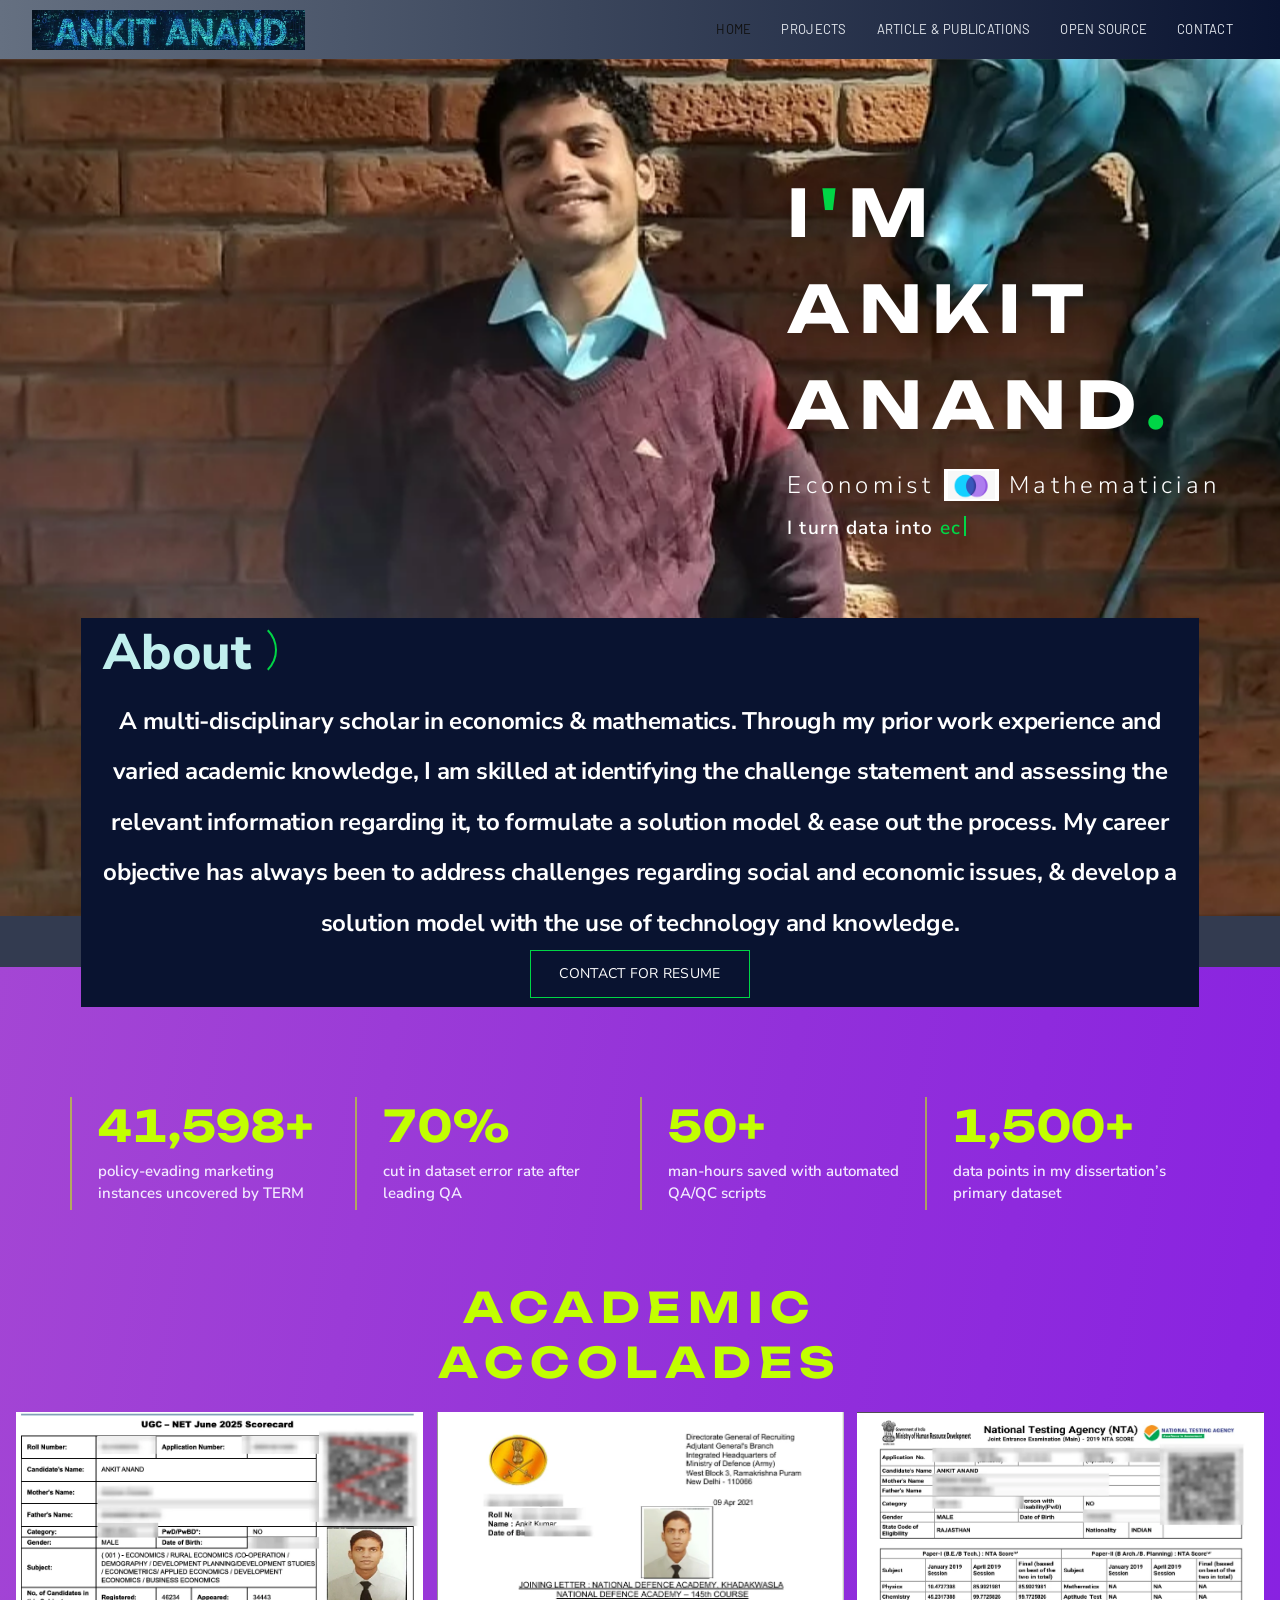
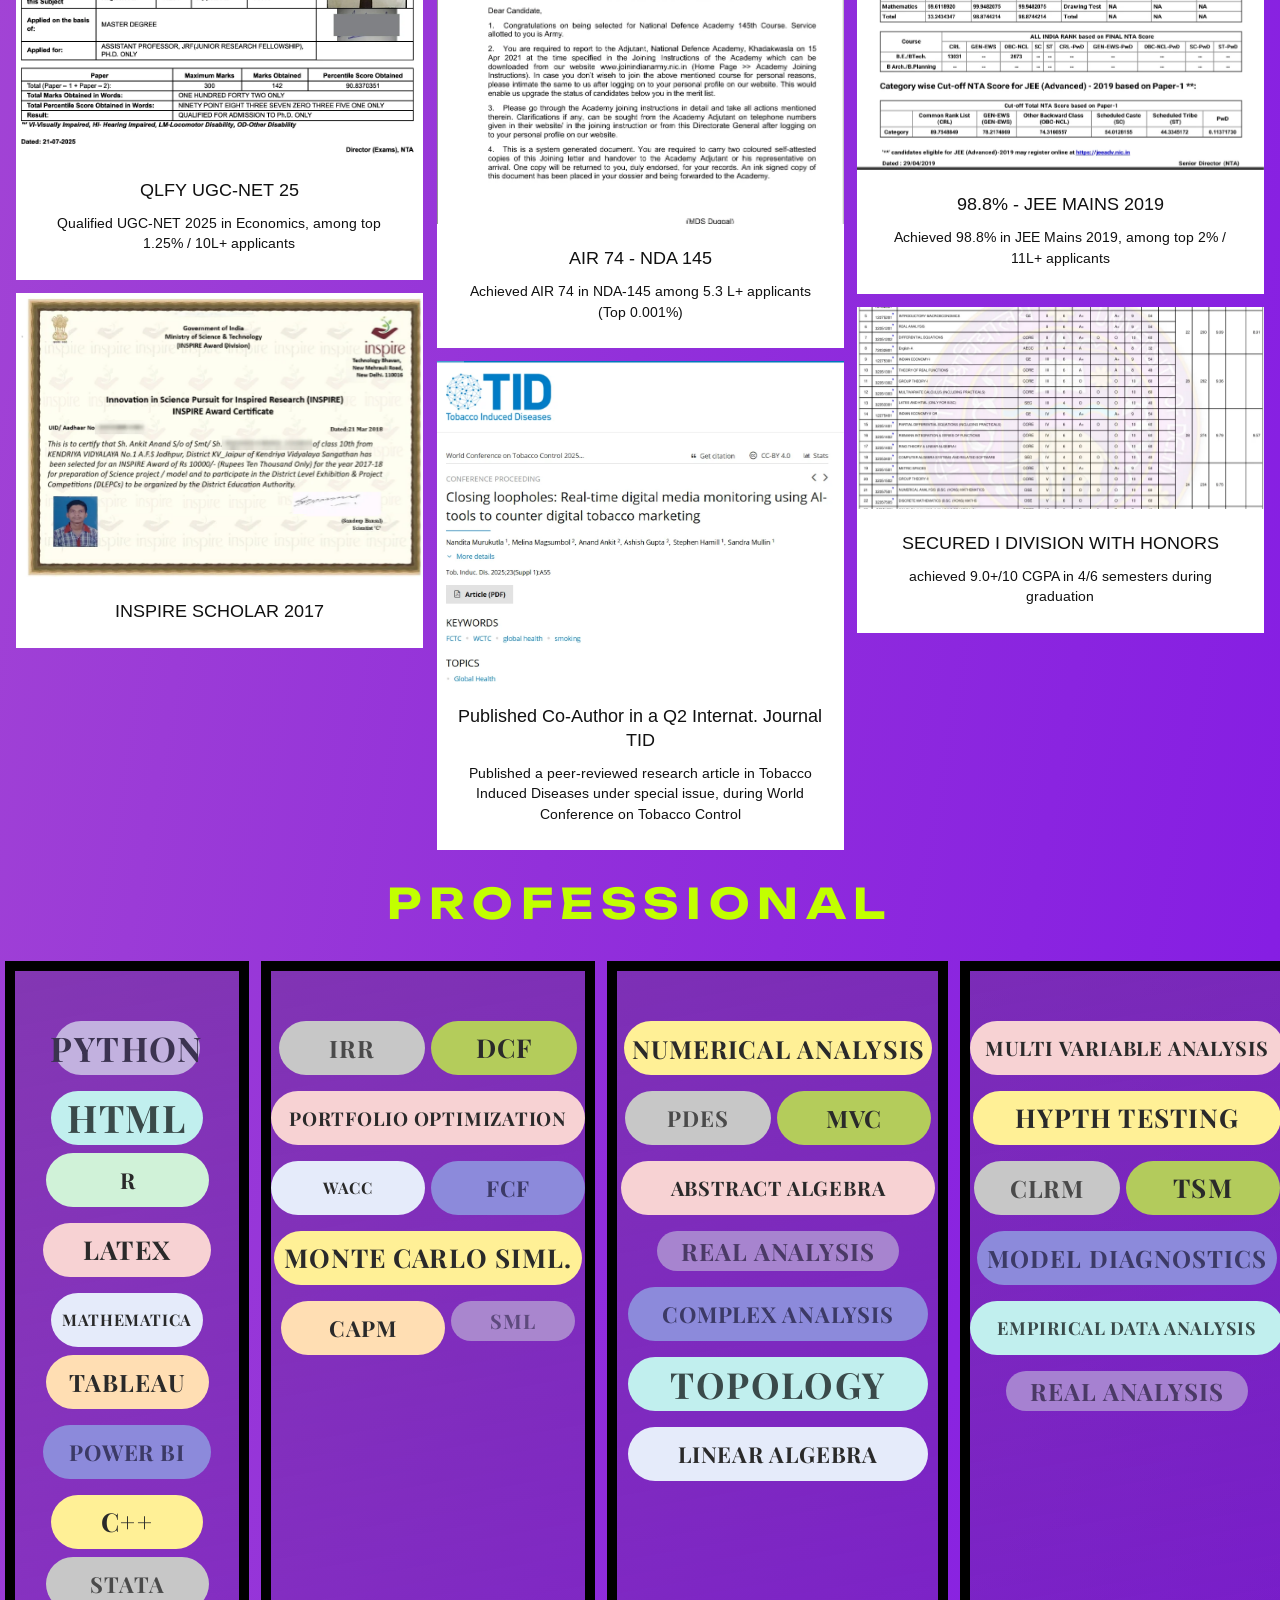
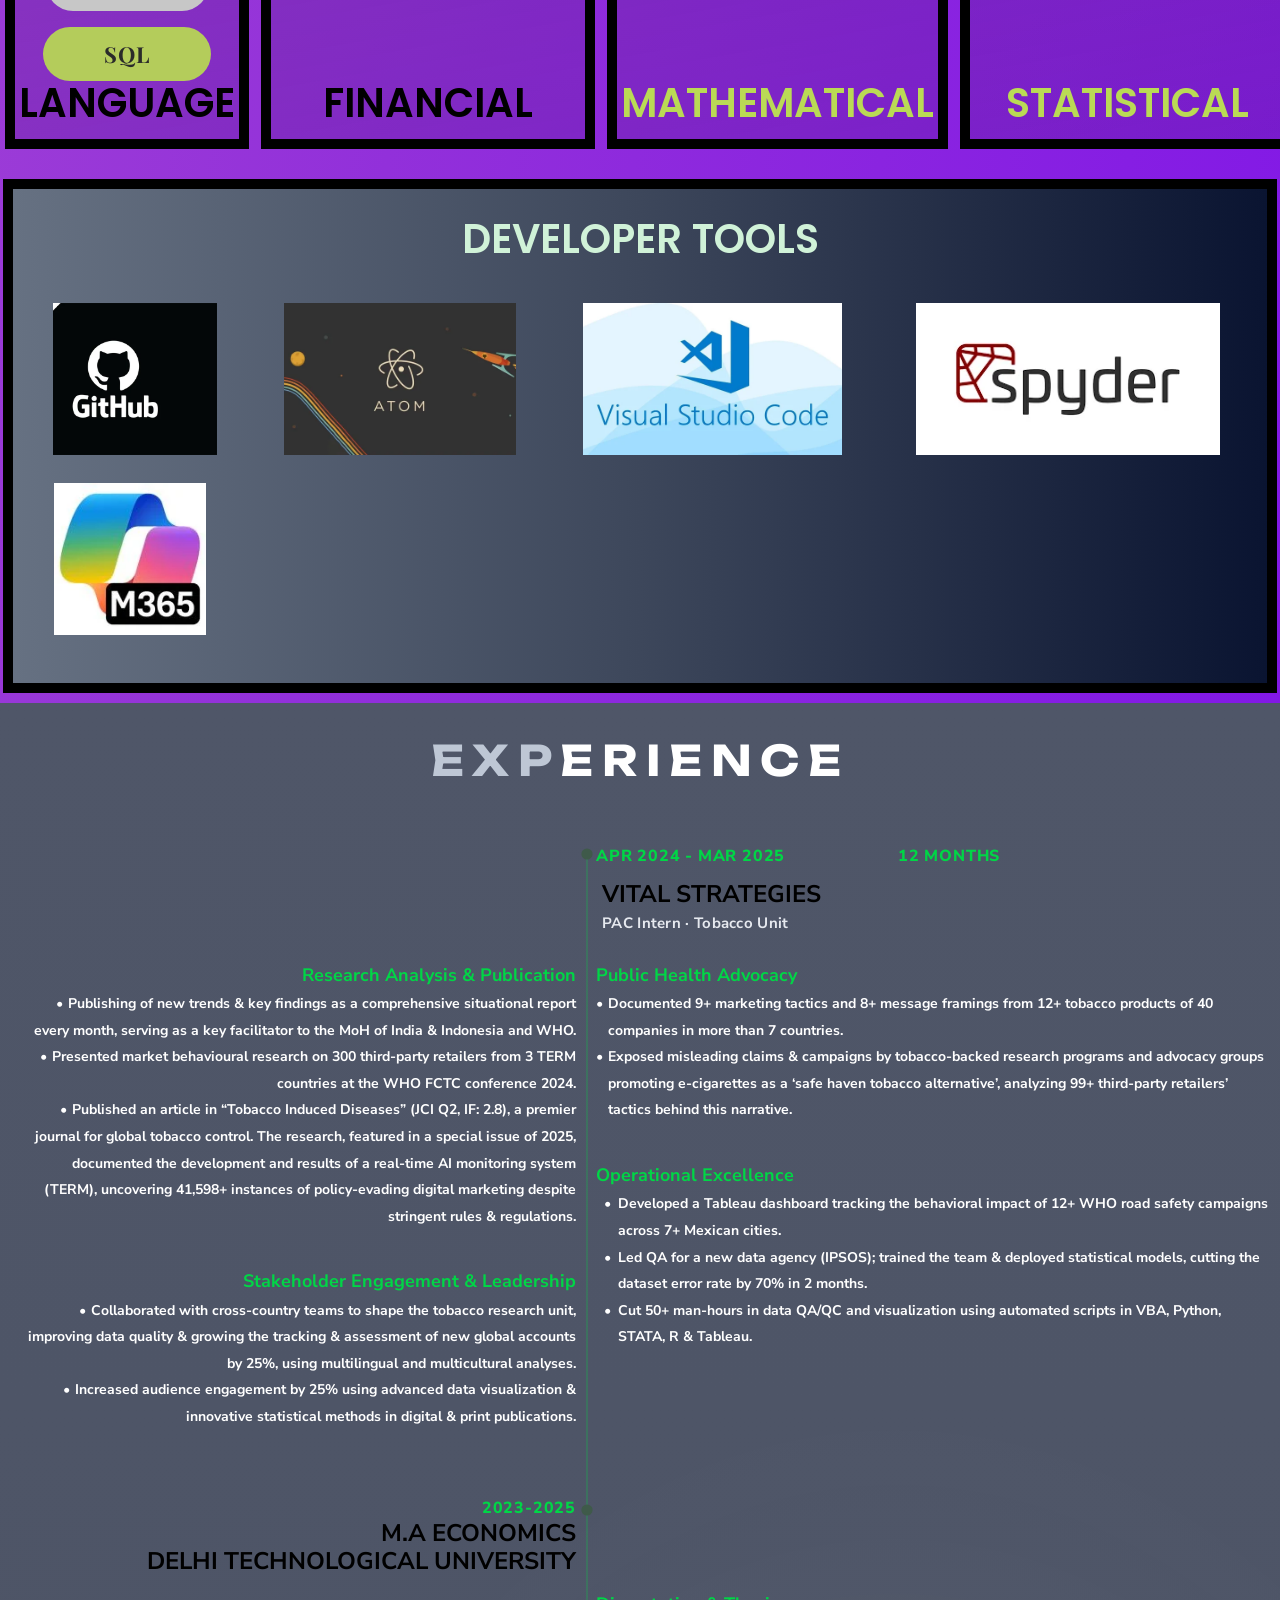
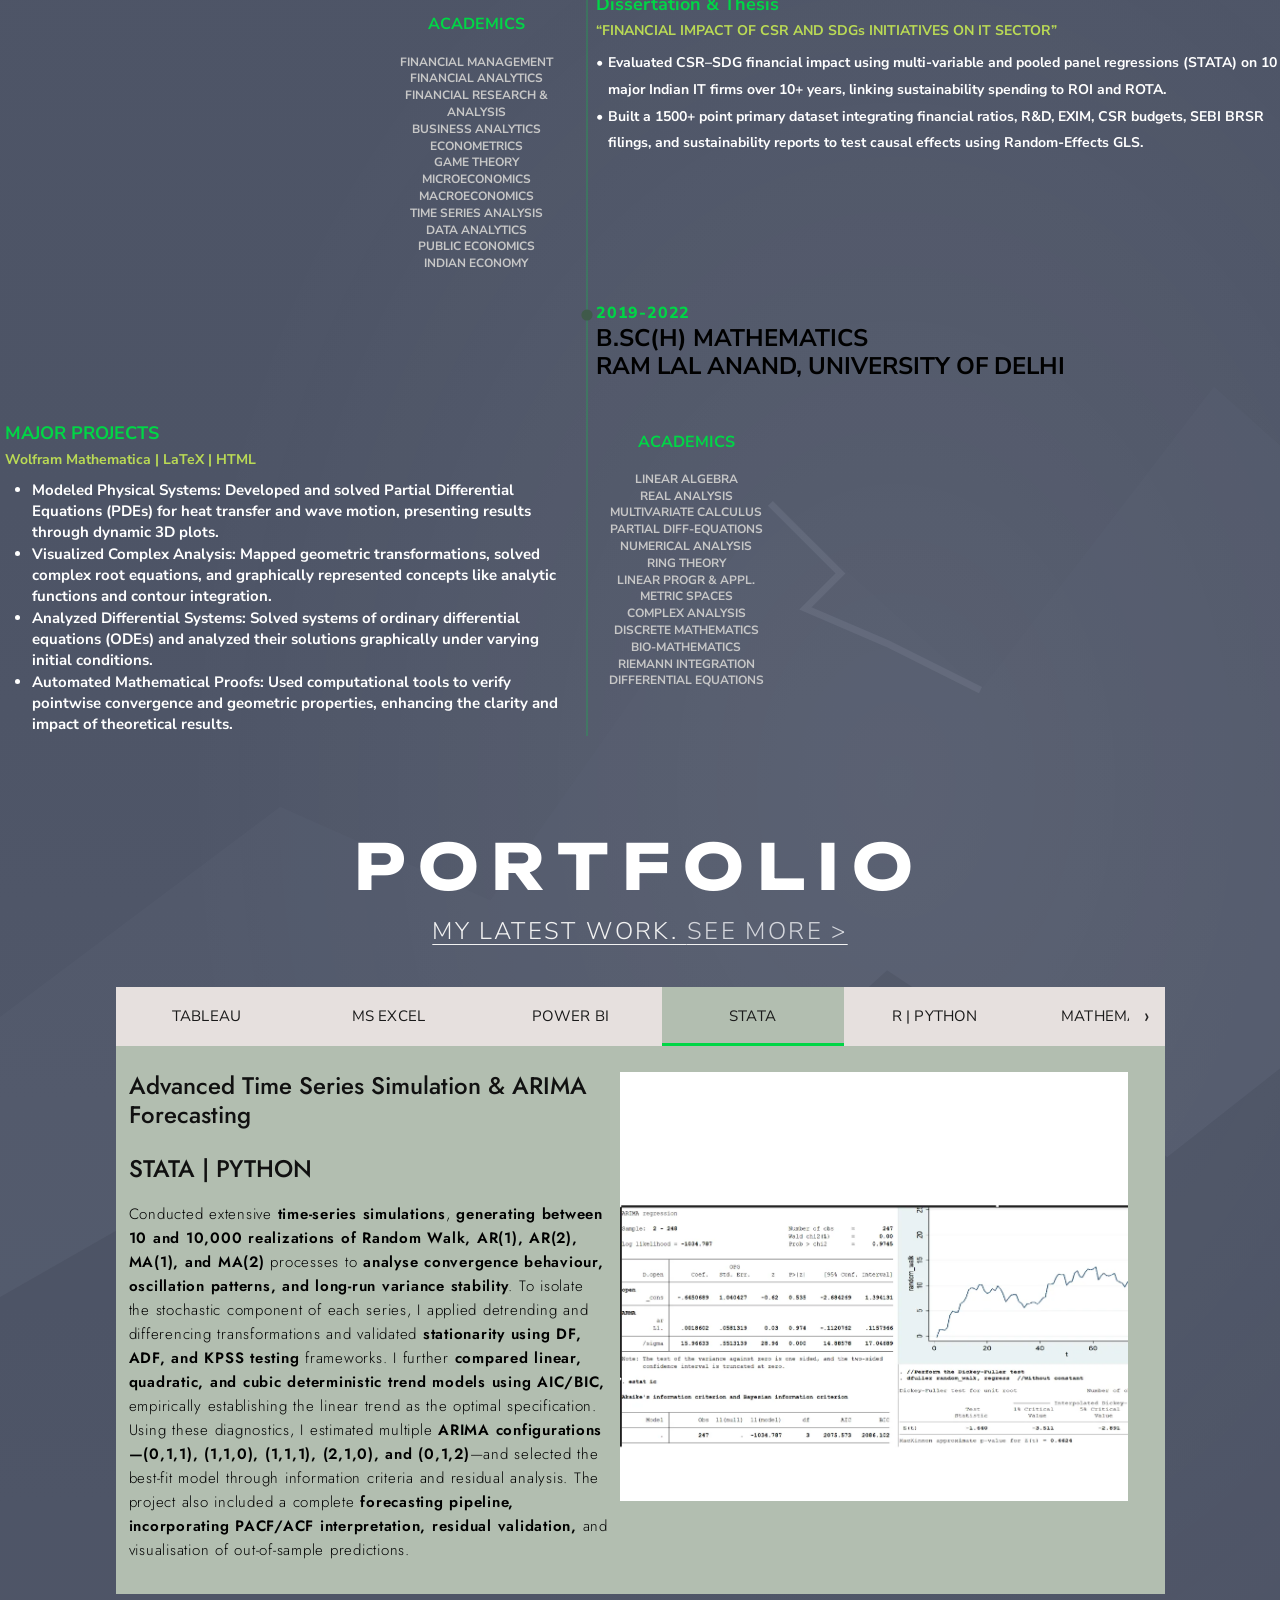
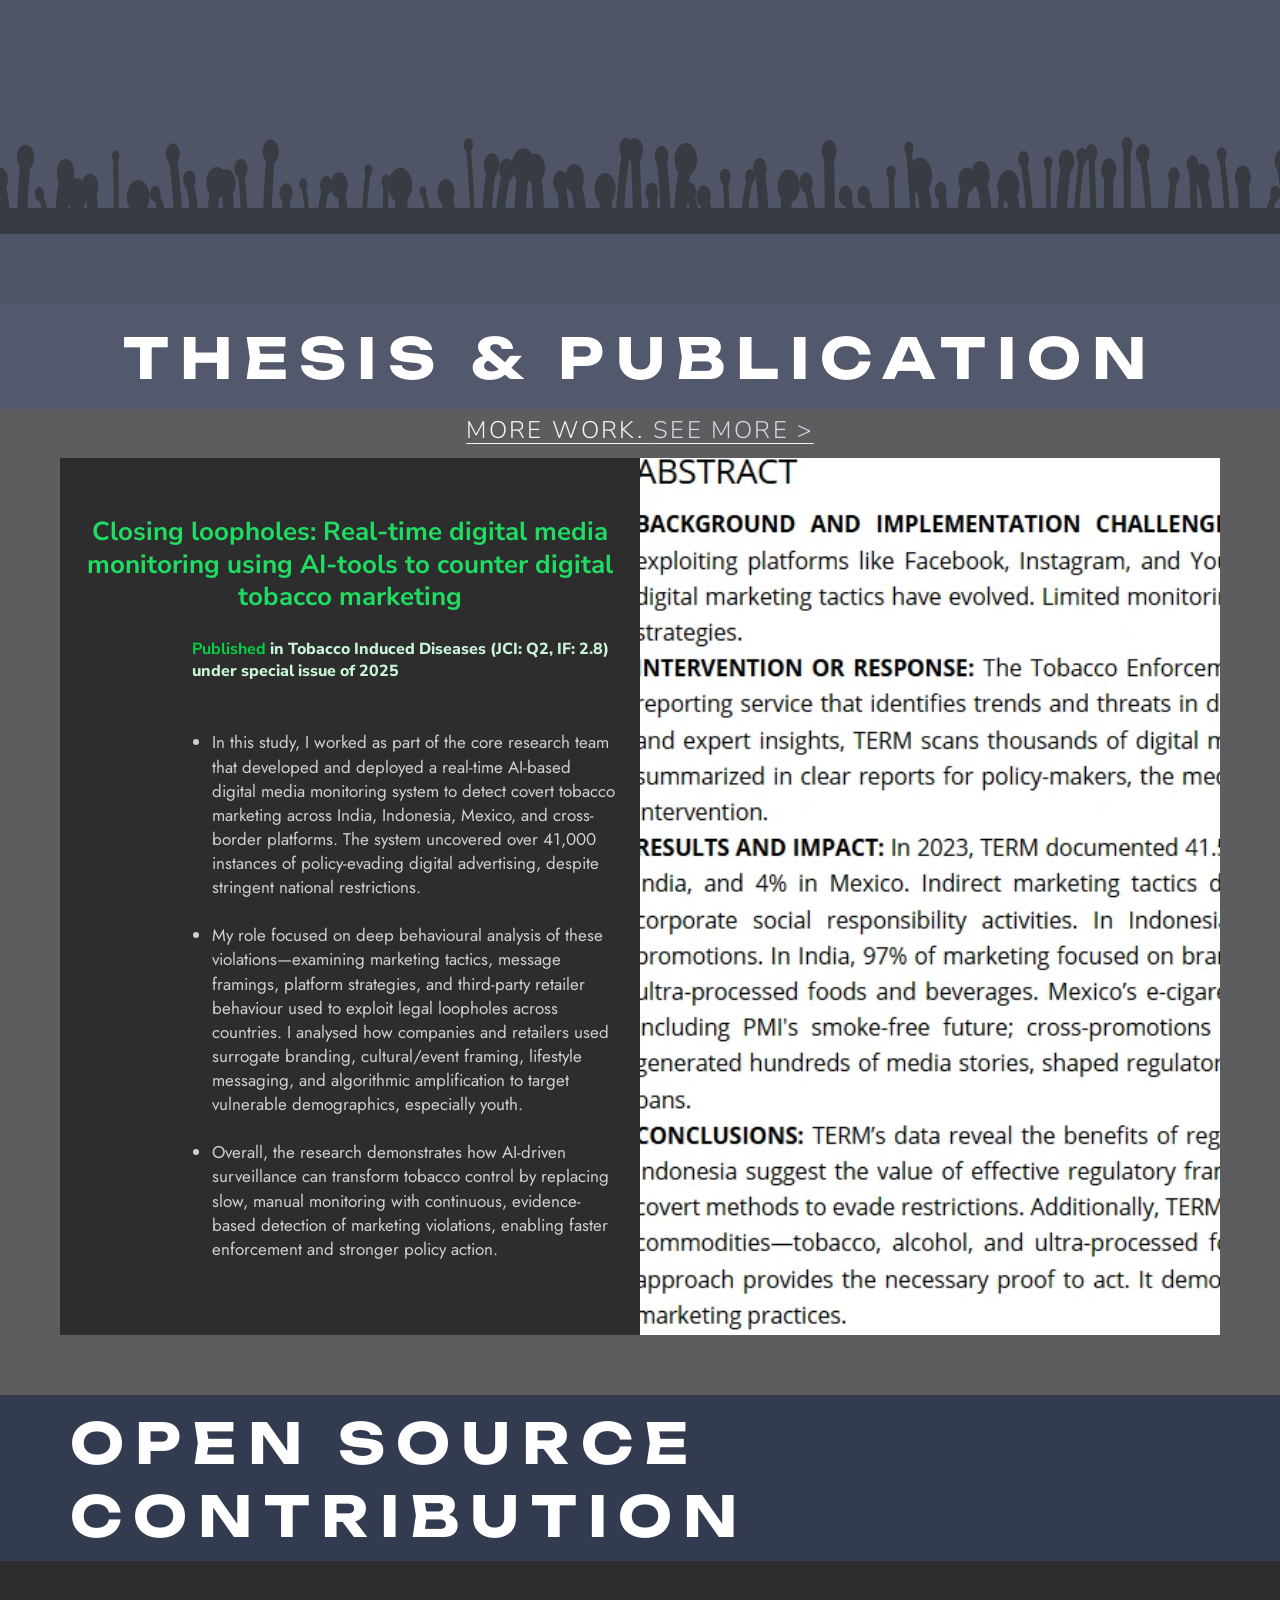
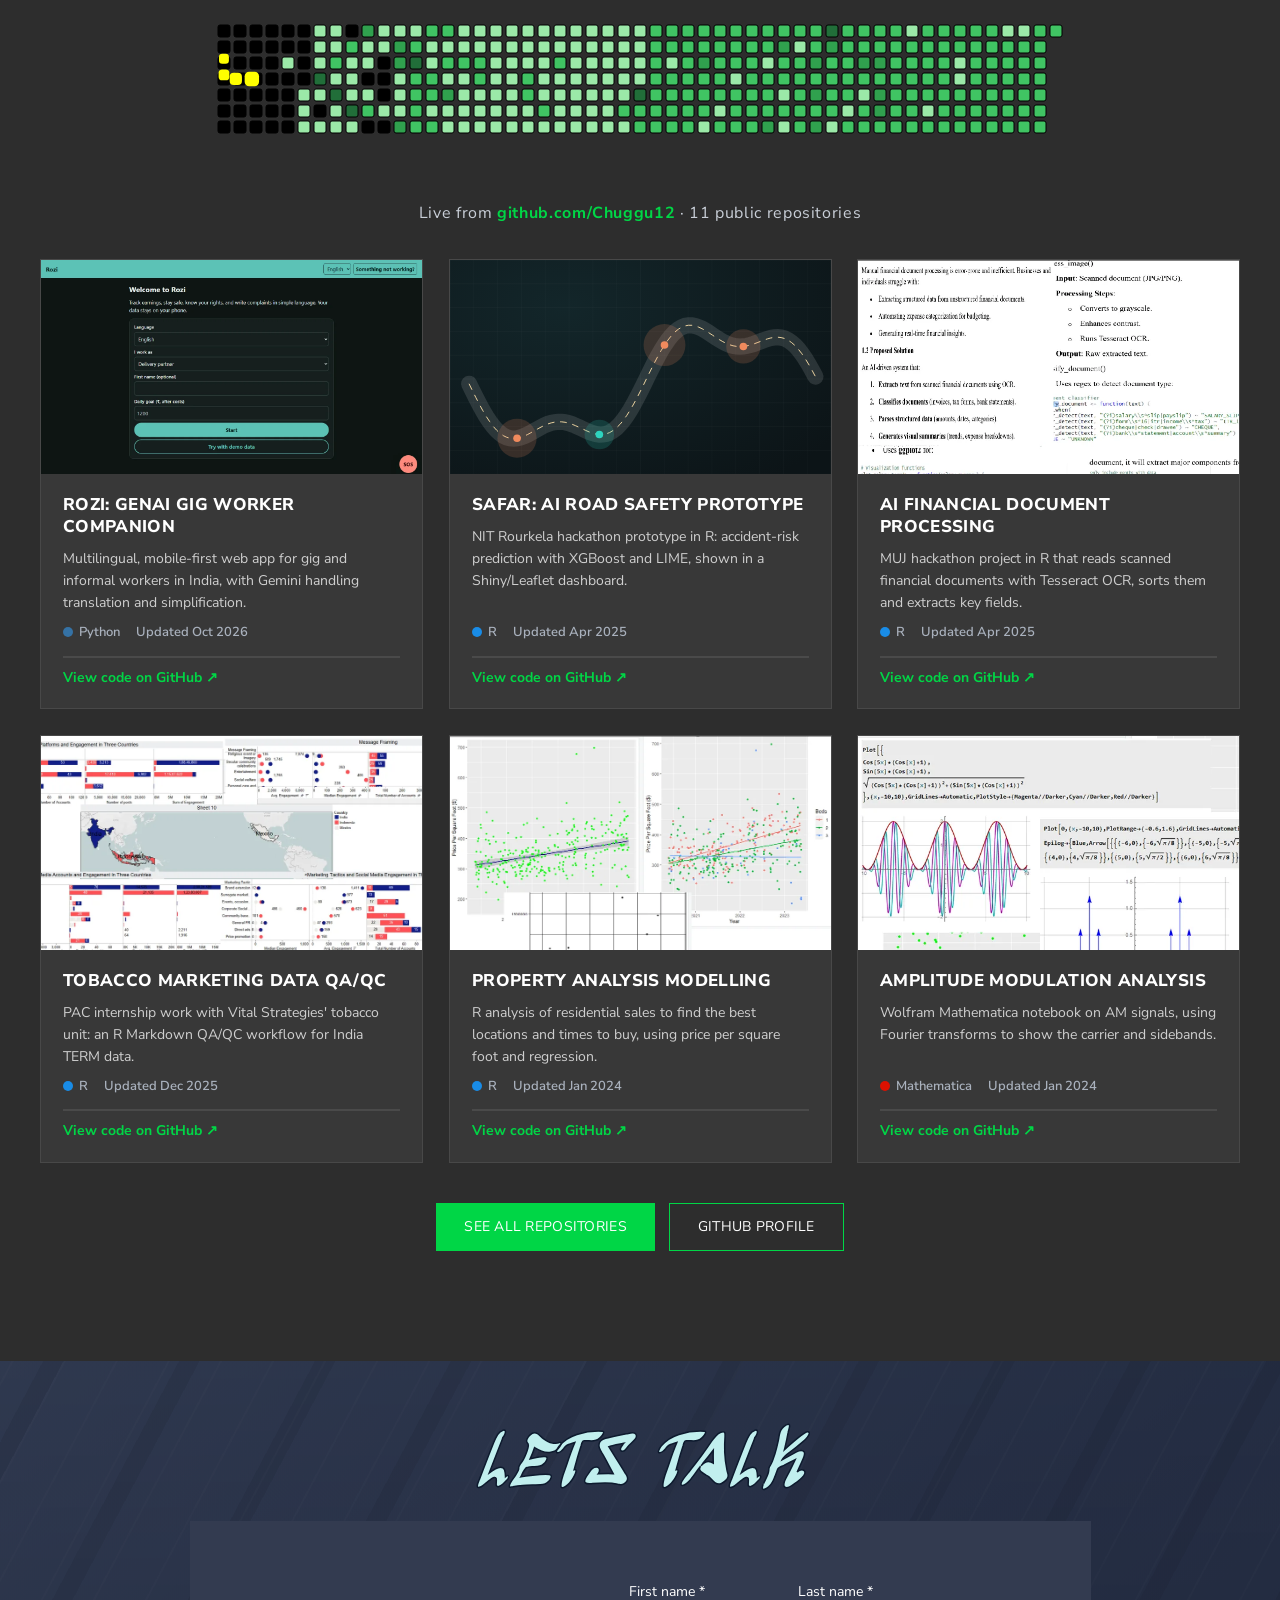
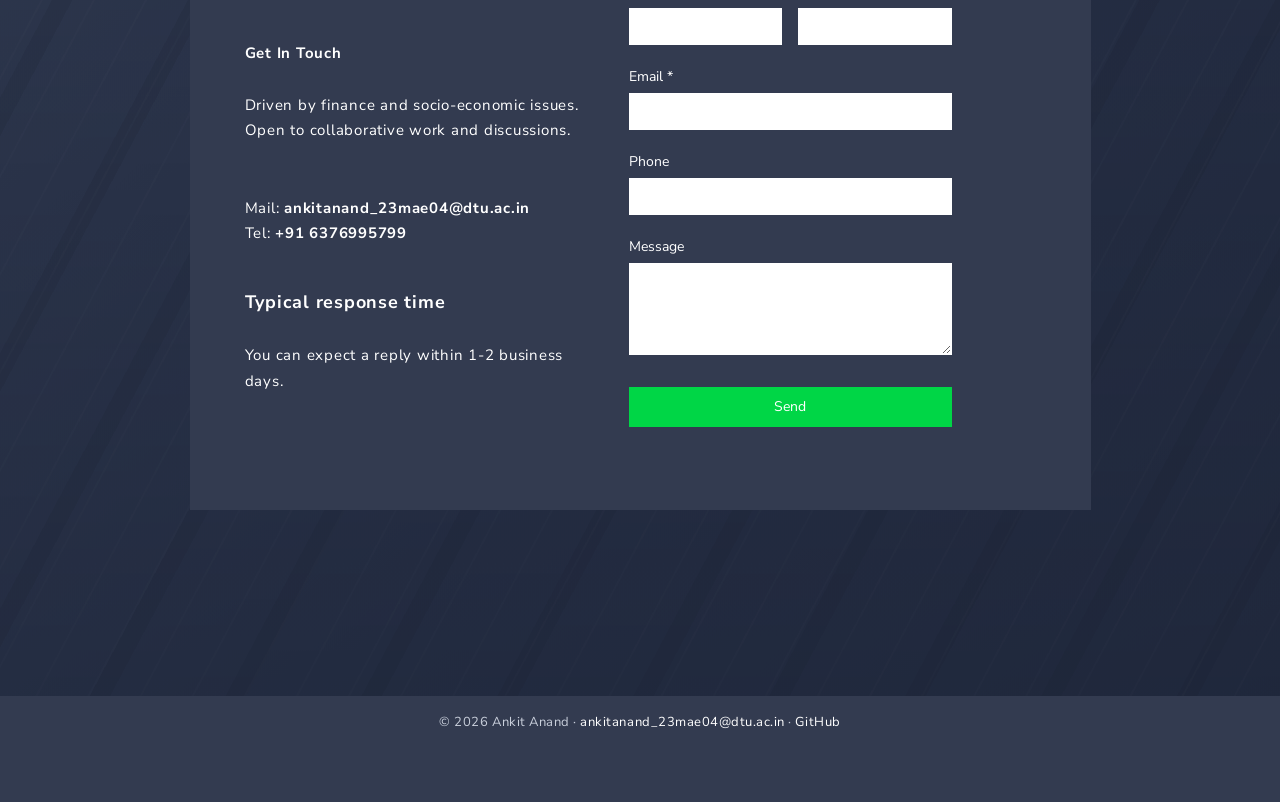
<file: index.html>
<!doctype html>
<html lang="en">
<head>
  <meta charset="utf-8">
  <meta name="viewport" content="width=device-width, initial-scale=1">
  <title>Ankit Anand | Economist &amp; Mathematician</title>
  <meta name="description" content="Ankit Anand — economist and mathematician. Research, data analysis and public-health work, academic accolades, projects and publications.">
  <link rel="canonical" href="https://chuggu12.github.io/">
  <meta property="og:site_name" content="Ankit Anand">
  <meta name="theme-color" content="#0a1431">
  <meta property="og:type" content="website">
  <meta property="og:title" content="Ankit Anand | Economist &amp; Mathematician">
  <meta property="og:description" content="Research, econometrics and data analysis for social and economic challenges.">
  <meta property="og:url" content="https://chuggu12.github.io/">
  <meta property="og:image" content="https://chuggu12.github.io/assets/img/og.jpg">
  <meta property="og:image:alt" content="Ankit Anand">
  <meta name="twitter:card" content="summary_large_image">
  <link rel="icon" href="favicon.svg" type="image/svg+xml">
  <link rel="preconnect" href="https://fonts.googleapis.com">
  <link rel="preconnect" href="https://fonts.gstatic.com" crossorigin>
  <link href="https://fonts.googleapis.com/css2?family=Arimo:wght@400;700&family=Barlow:wght@300;400;500&family=Jost:wght@300;400;500;600&family=Nunito+Sans:opsz,wght@6..12,300;6..12,400;6..12,600;6..12,700;6..12,800;6..12,900&family=Playfair+Display:wght@700;800;900&family=Poppins:wght@500;600;700&family=Sedgwick+Ave+Display&family=Unbounded:wght@600;700;800&display=swap" rel="stylesheet">
  <link rel="preload" as="image" href="assets/img/photo-wide.webp">
  <link rel="stylesheet" href="assets/css/style.css">
  <link rel="stylesheet" href="assets/css/fx.css">
  <script>document.documentElement.classList.add("js");setTimeout(function(){if(!window.__siteReady)document.documentElement.classList.remove("js")},3000);</script>
  <script src="assets/js/main.js" defer></script>
  <script src="assets/js/fx.js" defer></script>
</head>
<body>
  <div class="intro">
    <div class="intro-panel top" aria-hidden="true"></div>
    <div class="intro-panel bottom" aria-hidden="true"></div>
    <div class="intro-content" aria-hidden="true">
      <p class="intro-name">Ankit<span class="sp"></span>Anand<span class="g">.</span></p>
      <svg class="intro-wave" viewBox="0 0 200 60" preserveAspectRatio="none"><path pathLength="1" d="M0.0 30.0 L1.0 30.0 L2.0 30.0 L3.0 30.1 L4.0 30.1 L5.0 30.1 L6.0 30.1 L7.0 30.1 L8.0 30.1 L9.0 30.1 L10.0 30.0 L11.0 29.9 L12.0 29.7 L13.0 29.5 L14.0 29.3 L15.0 29.0 L16.0 28.7 L17.0 28.4 L18.0 28.1 L19.0 27.8 L20.0 27.5 L21.0 27.3 L22.0 27.2 L23.0 27.1 L24.0 27.1 L25.0 27.3 L26.0 27.6 L27.0 28.0 L28.0 28.5 L29.0 29.2 L30.0 30.0 L31.0 30.9 L32.0 31.9 L33.0 32.9 L34.0 34.0 L35.0 35.0 L36.0 36.0 L37.0 37.0 L38.0 37.8 L39.0 38.5 L40.0 39.0 L41.0 39.3 L42.0 39.3 L43.0 39.1 L44.0 38.5 L45.0 37.8 L46.0 36.7 L47.0 35.3 L48.0 33.8 L49.0 32.0 L50.0 30.0 L51.0 27.9 L52.0 25.7 L53.0 23.5 L54.0 21.4 L55.0 19.4 L56.0 17.5 L57.0 15.9 L58.0 14.6 L59.0 13.6 L60.0 13.0 L61.0 12.8 L62.0 13.1 L63.0 13.8 L64.0 15.0 L65.0 16.6 L66.0 18.7 L67.0 21.1 L68.0 23.8 L69.0 26.8 L70.0 30.0 L71.0 33.3 L72.0 36.6 L73.0 39.8 L74.0 42.9 L75.0 45.7 L76.0 48.2 L77.0 50.3 L78.0 51.9 L79.0 53.0 L80.0 53.5 L81.0 53.5 L82.0 52.8 L83.0 51.6 L84.0 49.7 L85.0 47.4 L86.0 44.6 L87.0 41.3 L88.0 37.8 L89.0 33.9 L90.0 30.0 L91.0 26.0 L92.0 22.1 L93.0 18.3 L94.0 14.9 L95.0 11.7 L96.0 9.0 L97.0 6.9 L98.0 5.3 L99.0 4.3 L100.0 4.0 L101.0 4.3 L102.0 5.3 L103.0 6.9 L104.0 9.0 L105.0 11.7 L106.0 14.9 L107.0 18.3 L108.0 22.1 L109.0 26.0 L110.0 30.0 L111.0 33.9 L112.0 37.8 L113.0 41.3 L114.0 44.6 L115.0 47.4 L116.0 49.7 L117.0 51.6 L118.0 52.8 L119.0 53.5 L120.0 53.5 L121.0 53.0 L122.0 51.9 L123.0 50.3 L124.0 48.2 L125.0 45.7 L126.0 42.9 L127.0 39.8 L128.0 36.6 L129.0 33.3 L130.0 30.0 L131.0 26.8 L132.0 23.8 L133.0 21.1 L134.0 18.7 L135.0 16.6 L136.0 15.0 L137.0 13.8 L138.0 13.1 L139.0 12.8 L140.0 13.0 L141.0 13.6 L142.0 14.6 L143.0 15.9 L144.0 17.5 L145.0 19.4 L146.0 21.4 L147.0 23.5 L148.0 25.7 L149.0 27.9 L150.0 30.0 L151.0 32.0 L152.0 33.8 L153.0 35.3 L154.0 36.7 L155.0 37.8 L156.0 38.5 L157.0 39.1 L158.0 39.3 L159.0 39.3 L160.0 39.0 L161.0 38.5 L162.0 37.8 L163.0 37.0 L164.0 36.0 L165.0 35.0 L166.0 34.0 L167.0 32.9 L168.0 31.9 L169.0 30.9 L170.0 30.0 L171.0 29.2 L172.0 28.5 L173.0 28.0 L174.0 27.6 L175.0 27.3 L176.0 27.1 L177.0 27.1 L178.0 27.2 L179.0 27.3 L180.0 27.5 L181.0 27.8 L182.0 28.1 L183.0 28.4 L184.0 28.7 L185.0 29.0 L186.0 29.3 L187.0 29.5 L188.0 29.7 L189.0 29.9 L190.0 30.0 L191.0 30.1 L192.0 30.1 L193.0 30.1 L194.0 30.1 L195.0 30.1 L196.0 30.1 L197.0 30.1 L198.0 30.0 L199.0 30.0 L200.0 30.0"/></svg>
      <p class="intro-sub">Economist &middot; Mathematician</p>
    </div>
    <span class="intro-count" aria-hidden="true">000</span>
    <span class="intro-bar" aria-hidden="true"></span>
    <button class="intro-skip" type="button">Skip intro</button>
  </div>
  <div class="scroll-progress" aria-hidden="true"></div>
  <div class="cursor-ring" aria-hidden="true"></div>
  <a class="skip-link" href="#main">Skip to content</a>
  <header class="site-header">
    <div class="header-inner">
      <a class="logo" href="index.html" aria-label="Ankit Anand, home"><img src="assets/img/logo.webp" alt="Ankit Anand" width="273" height="40"></a>
      <button class="nav-toggle" type="button" aria-expanded="false" aria-controls="site-nav" aria-label="Open menu"><span></span><span></span><span></span></button>
      <nav class="site-nav" id="site-nav" aria-label="Main">
        <a href="index.html" aria-current="page">Home</a>
        <a href="projects.html">Projects</a>
        <a href="articles.html">Article &amp; Publications</a>
        <a href="open-source.html">Open Source</a>
        <a href="index.html#contact">Contact</a>
      </nav>
    </div>
  </header>

  <main id="main">

    <!-- ===== Hero ===== -->
    <section class="hero" aria-label="Introduction">
      <div class="parallax" aria-hidden="true"><div class="parallax-layer"></div></div>
      <div class="hero-copy">
        <h1 class="hero-title">
          <span>I<span class="g">'</span>m</span>
          <span>Ankit</span>
          <span>Anand<span class="g">.</span></span>
        </h1>
        <p class="hero-sub">
          Economist <img src="assets/img/venn.webp" alt="and" width="55" height="32"> Mathematician
        </p>
        <p class="hero-typed" data-typed='["econometric models", "policy evidence", "public-health insight", "financial dashboards"]'>I turn data into <span class="word"></span><span class="caret" aria-hidden="true"></span></p>
      </div>
    </section>

    <!-- ===== About ===== -->
    <section class="about-box" aria-labelledby="about-title">
      <h2 id="about-title">About</h2>
      <p>A multi-disciplinary scholar in economics &amp; mathematics. Through my prior work experience and varied academic knowledge, I am skilled at identifying the challenge statement and assessing the relevant information regarding it, to formulate a solution model &amp; ease out the process. My career objective has always been to address challenges regarding social and economic issues, &amp; develop a solution model with the use of technology and knowledge.</p>
      <a class="btn-outline" href="#contact">Contact for resume</a>
    </section>

    <!-- ===== Academic accolades + professional skills ===== -->
    <div class="purple">
      <section class="impact" aria-label="Impact in numbers">
        <p class="impact-item" data-anim="fade-in"><span class="impact-num" data-count="41598" data-suffix="+">0</span><span class="impact-label">policy-evading marketing instances uncovered by TERM</span></p>
        <p class="impact-item" data-anim="fade-in" style="--delay:.12s"><span class="impact-num" data-count="70" data-suffix="%">0</span><span class="impact-label">cut in dataset error rate after leading QA</span></p>
        <p class="impact-item" data-anim="fade-in" style="--delay:.24s"><span class="impact-num" data-count="50" data-suffix="+">0</span><span class="impact-label">man-hours saved with automated QA/QC scripts</span></p>
        <p class="impact-item" data-anim="fade-in" style="--delay:.36s"><span class="impact-num" data-count="1500" data-suffix="+">0</span><span class="impact-label">data points in my dissertation&rsquo;s primary dataset</span></p>
      </section>
      <section aria-labelledby="accolades-title">
        <h2 class="purple-title lulo" id="accolades-title">Academic<br>Accolades</h2>
        <div class="accolades-grid" data-anim="float-in">
          <div class="accolades-col">
            <button class="cert" type="button" data-lightbox="assets/img/cert-ugc.webp" data-alt="UGC-NET June 2025 scorecard" data-caption="Qualified UGC-NET 2025 in Economics, among top 1.25% / 10L+ applicants">
              <img src="assets/img/cert-ugc.webp" alt="UGC-NET June 2025 scorecard (personal details blurred)" width="956" height="808" loading="lazy">
              <span class="cert-cap"><strong>QLFY UGC-NET 25</strong><small>Qualified UGC-NET 2025 in Economics, among top 1.25% / 10L+ applicants</small></span>
            </button>
            <button class="cert" type="button" data-lightbox="assets/img/cert-inspire.webp" data-alt="INSPIRE Award certificate" data-caption="INSPIRE Scholar 2017">
              <img src="assets/img/cert-inspire.webp" alt="INSPIRE Award certificate, Ministry of Science &amp; Technology (personal details blurred)" width="917" height="640" loading="lazy">
              <span class="cert-cap"><strong>INSPIRE SCHOLAR 2017</strong></span>
            </button>
          </div>
          <div class="accolades-col">
            <button class="cert" type="button" data-lightbox="assets/img/cert-nda.webp" data-alt="NDA joining letter" data-caption="Achieved AIR 74 in NDA-145 among 5.3 L+ applicants (Top 0.001%)">
              <img src="assets/img/cert-nda.webp" alt="National Defence Academy 145th course joining letter (personal details blurred)" width="857" height="868" loading="lazy">
              <span class="cert-cap"><strong>AIR 74 - NDA 145</strong><small>Achieved AIR 74 in NDA-145 among 5.3 L+ applicants (Top 0.001%)</small></span>
            </button>
            <button class="cert" type="button" data-lightbox="assets/img/cert-tid.webp" data-alt="Tobacco Induced Diseases article page" data-caption="Published a peer-reviewed research article in Tobacco Induced Diseases under special issue, during World Conference on Tobacco Control">
              <img src="assets/img/cert-tid.webp" alt="Tobacco Induced Diseases article page listing the authors" width="1089" height="860" loading="lazy">
              <span class="cert-cap"><strong>Published Co-Author in a Q2 Internat. Journal TID</strong><small>Published a peer-reviewed research article in Tobacco Induced Diseases under special issue, during World Conference on Tobacco Control</small></span>
            </button>
          </div>
          <div class="accolades-col">
            <button class="cert" type="button" data-lightbox="assets/img/cert-jee.webp" data-alt="JEE Main 2019 NTA score card" data-caption="Achieved 98.8% in JEE Mains 2019, among top 2% / 11L+ applicants">
              <img src="assets/img/cert-jee.webp" alt="JEE Main 2019 NTA score card (personal details blurred)" width="1001" height="881" loading="lazy">
              <span class="cert-cap"><strong>98.8% - JEE MAINS 2019</strong><small>Achieved 98.8% in JEE Mains 2019, among top 2% / 11L+ applicants</small></span>
            </button>
            <button class="cert" type="button" data-lightbox="assets/img/cert-grades.webp" data-alt="B.Sc. grade sheet" data-caption="Achieved 9.0+/10 CGPA in 4/6 semesters during graduation">
              <img src="assets/img/cert-grades.webp" alt="B.Sc. (Hons) Mathematics grade sheet" width="968" height="480" loading="lazy">
              <span class="cert-cap"><strong>SECURED I DIVISION WITH HONORS</strong><small>achieved 9.0+/10 CGPA in 4/6 semesters during graduation</small></span>
            </button>
          </div>
        </div>
      </section>

      <section class="professional" aria-labelledby="professional-title">
        <h2 class="purple-title lulo" id="professional-title">Professional</h2>
        <div class="skill-cols">
          <div class="skill-box">
            <div class="pills">
              <span class="pill" data-anim="fade-expand-lg" style="--w:146px;--bg:#c2b1df;--fs:34px;--fg:#3b3350">Python</span><i class="pill-break"></i>
              <span class="pill" data-anim="fade-expand" style="--w:152px;--bg:#c1efee;--fs:38px;--fg:#3a4a4a">HTML</span>
              <span class="pill" data-anim="fade-expand" style="--w:163px;--bg:#d0f2d8;--fs:22px">R</span><i class="pill-break"></i>
              <span class="pill" data-anim="fade-expand" style="--w:168px;--bg:#f7d2d3;--fs:26px">LaTeX</span><i class="pill-break"></i>
              <span class="pill" data-anim="fade-expand" style="--w:152px;--bg:#e5ebfa;--fs:16px">Mathematica</span>
              <span class="pill" data-anim="fade-expand" style="--w:163px;--bg:#ffdeb3;--fs:24px">Tableau</span><i class="pill-break"></i>
              <span class="pill" data-anim="fade-expand" style="--w:168px;--bg:#8c8adb;--fs:22px;--fg:#3c3a66">Power BI</span><i class="pill-break"></i>
              <span class="pill" data-anim="fade-expand" style="--w:152px;--bg:#fff096;--fs:26px">C++</span>
              <span class="pill" data-anim="fade-expand" style="--w:163px;--bg:#c7c7c7;--fs:22px;--fg:#4a4a4a">Stata</span><i class="pill-break"></i>
              <span class="pill" data-anim="fade-expand" style="--w:168px;--bg:#b4cc5b;--fs:22px">SQL</span>
            </div>
            <h3>LANGUAGE</h3>
          </div>
          <div class="skill-box">
            <div class="pills">
              <span class="pill" data-anim="fade-expand" style="--w:146px;--bg:#c7c7c7;--fs:24px;--fg:#4a4a4a">IRR</span>
              <span class="pill" data-anim="fade-expand" style="--w:146px;--bg:#b4cc5b;--fs:26px">DCF</span><i class="pill-break"></i>
              <span class="pill" data-anim="fade-expand" style="--w:314px;--bg:#f7d2d3;--fs:19px">Portfolio Optimization</span><i class="pill-break"></i>
              <span class="pill" data-anim="fade-expand" style="--w:154px;--bg:#e5ebfa;--fs:16px">WACC</span>
              <span class="pill" data-anim="fade-expand" style="--w:154px;--bg:#8c8adb;--fs:22px;--fg:#3c3a66">FCF</span><i class="pill-break"></i>
              <span class="pill" data-anim="fade-expand" style="--w:308px;--bg:#fff096;--fs:26px">Monte Carlo Siml.</span><i class="pill-break"></i>
              <span class="pill" data-anim="fade-expand" style="--w:164px;--bg:#ffdeb3;--fs:22px">CAPM</span>
              <span class="pill" data-anim="fade-expand-lg" style="--w:124px;--h:40px;--bg:#a986ce;--fs:20px;--fg:#5e4a7d">SML</span>
            </div>
            <h3>FINANCIAL</h3>
          </div>
          <div class="skill-box">
            <div class="pills">
              <span class="pill" data-anim="fade-expand" style="--w:308px;--bg:#fff096;--fs:25px">Numerical Analysis</span><i class="pill-break"></i>
              <span class="pill" data-anim="fade-expand" style="--w:146px;--bg:#c7c7c7;--fs:22px;--fg:#4a4a4a">PDEs</span>
              <span class="pill" data-anim="fade-expand" style="--w:154px;--bg:#b4cc5b;--fs:24px">MVC</span><i class="pill-break"></i>
              <span class="pill" data-anim="fade-expand" style="--w:314px;--bg:#f7d2d3;--fs:20px">Abstract Algebra</span><i class="pill-break"></i>
              <span class="pill" data-anim="fade-expand-lg" style="--w:242px;--h:40px;--bg:#a784cf;--fs:24px;--fg:#4b3a66">Real Analysis</span><i class="pill-break"></i>
              <span class="pill" data-anim="fade-expand" style="--w:300px;--bg:#8c8adb;--fs:22px;--fg:#3c3a66">Complex Analysis</span><i class="pill-break"></i>
              <span class="pill" data-anim="fade-expand" style="--w:300px;--bg:#c1efee;--fs:36px;--fg:#3a4a4a">Topology</span><i class="pill-break"></i>
              <span class="pill" data-anim="fade-expand" style="--w:300px;--bg:#e5ebfa;--fs:22px">Linear Algebra</span>
            </div>
            <h3 class="olive">MATHEMATICAL</h3>
          </div>
          <div class="skill-box">
            <div class="pills">
              <span class="pill" data-anim="fade-expand" style="--w:314px;--bg:#f7d2d3;--fs:20px">Multi Variable Analysis</span><i class="pill-break"></i>
              <span class="pill" data-anim="fade-expand" style="--w:308px;--bg:#fff096;--fs:26px">Hypth Testing</span><i class="pill-break"></i>
              <span class="pill" data-anim="fade-expand" style="--w:146px;--bg:#c7c7c7;--fs:24px;--fg:#4a4a4a">CLRM</span>
              <span class="pill" data-anim="fade-expand" style="--w:154px;--bg:#b3cb5c;--fs:26px">TSM</span><i class="pill-break"></i>
              <span class="pill" data-anim="fade-expand" style="--w:300px;--bg:#8c8adb;--fs:24px;--fg:#3c3a66">Model Diagnostics</span><i class="pill-break"></i>
              <span class="pill" data-anim="fade-expand" style="--w:314px;--bg:#c1efee;--fs:18px;--fg:#3a4a4a">Empirical Data Analysis</span><i class="pill-break"></i>
              <span class="pill" data-anim="fade-expand-lg" style="--w:242px;--h:40px;--bg:#a681d1;--fs:24px;--fg:#4b3a66">Real Analysis</span>
            </div>
            <h3 class="olive">STATISTICAL</h3>
          </div>
        </div>
      </section>

      <section class="devtools" aria-labelledby="devtools-title" data-anim="reveal-in">
        <h2 id="devtools-title">DEVELOPER TOOLS</h2>
        <div class="tools-row">
          <img src="assets/img/tool-github.webp" alt="GitHub" width="164" height="155" loading="lazy" style="width:164px;object-fit:cover;object-position:right center">
          <img src="assets/img/tool-atom.webp" alt="Atom" width="232" height="155" loading="lazy" style="width:232px;object-fit:cover">
          <img src="assets/img/tool-vscode.webp" alt="Visual Studio Code" width="259" height="150" loading="lazy" style="width:259px;object-fit:cover">
          <img src="assets/img/tool-spyder.webp" alt="Spyder" width="318" height="150" loading="lazy" style="width:318px">
          <img src="assets/img/tool-m365.webp" alt="Microsoft 365" width="154" height="150" loading="lazy" style="width:154px">
        </div>
      </section>
      <div class="purple-tail"></div>
    </div>

    <!-- ===== Experience, education, portfolio ===== -->
    <section class="experience" aria-labelledby="exp-title">
      <svg class="mountains" viewBox="0 0 1440 900" preserveAspectRatio="none" aria-hidden="true">
        <path d="M0 520 L120 430 L210 470 L330 300 L420 380 L520 250 L610 330 L700 210 L800 320 L900 260 L1010 380 L1120 280 L1230 360 L1340 300 L1440 350 L1440 900 L0 900Z" fill="#5c6376" opacity=".55"/>
        <path d="M0 640 L140 560 L260 610 L380 500 L500 580 L640 470 L760 560 L880 500 L1000 590 L1140 520 L1280 600 L1440 540 L1440 900 L0 900Z" fill="#454c5d" opacity=".6"/>
        <path d="M330 300 L360 330 L345 345 L380 360 L420 380 M700 210 L725 245 L705 262 L745 280 L800 320 M1120 280 L1140 305 L1128 318 L1160 330" stroke="#8a91a3" stroke-width="3" fill="none" opacity=".45"/>
      </svg>

      <h2 class="exp-title lulo" id="exp-title" data-anim="reveal-in"><span class="steel">Exp</span>erience</h2>

      <div class="timeline">
        <div class="tl-row exp-row">
          <span class="tl-dot" aria-hidden="true"></span>
          <div class="exp-head">
            <p class="tl-meta">Apr 2024 - Mar 2025 <span class="months">12 months</span></p>
            <h3 class="tl-org">Vital Strategies</h3>
            <p class="tl-role">PAC Intern · Tobacco Unit</p>
          </div>
          <div class="exp-left">
            <div class="tl-group" data-anim="fade-in">
              <h4 class="tl-head">Research Analysis &amp; Publication</h4>
              <ul class="tl-list">
                <li>Publishing of new trends &amp; key findings as a comprehensive situational report every month, serving as a key facilitator to the MoH of India &amp; Indonesia and WHO.</li>
                <li>Presented market behavioural research on 300 third-party retailers from 3 TERM countries at the WHO FCTC conference 2024.</li>
                <li>Published an article in &ldquo;Tobacco Induced Diseases&rdquo; (JCI Q2, IF: 2.8), a premier journal for global tobacco control. The research, featured in a special issue of 2025, documented the development and results of a real-time AI monitoring system (TERM), uncovering 41,598+ instances of policy-evading digital marketing despite stringent rules &amp; regulations.</li>
              </ul>
            </div>
            <div class="tl-group" data-anim="fade-in">
              <h4 class="tl-head">Stakeholder Engagement &amp; Leadership</h4>
              <ul class="tl-list">
                <li>Collaborated with cross-country teams to shape the tobacco research unit, improving data quality &amp; growing the tracking &amp; assessment of new global accounts by 25%, using multilingual and multicultural analyses.</li>
                <li>Increased audience engagement by 25% using advanced data visualization &amp; innovative statistical methods in digital &amp; print publications.</li>
              </ul>
            </div>
          </div>
          <div class="exp-right">
            <div class="tl-group" data-anim="fade-in">
              <h4 class="tl-head">Public Health Advocacy</h4>
              <ul class="tl-list">
                <li>Documented 9+ marketing tactics and 8+ message framings from 12+ tobacco products of 40 companies in more than 7 countries.</li>
                <li>Exposed misleading claims &amp; campaigns by tobacco-backed research programs and advocacy groups promoting e-cigarettes as a &lsquo;safe haven tobacco alternative&rsquo;, analyzing 99+ third-party retailers&rsquo; tactics behind this narrative.</li>
              </ul>
            </div>
            <div class="tl-group" data-anim="fade-in">
              <h4 class="tl-head">Operational Excellence</h4>
              <ul class="tl-list dots">
                <li>Developed a Tableau dashboard tracking the behavioral impact of 12+ WHO road safety campaigns across 7+ Mexican cities.</li>
                <li>Led QA for a new data agency (IPSOS); trained the team &amp; deployed statistical models, cutting the dataset error rate by 70% in 2 months.</li>
                <li>Cut 50+ man-hours in data QA/QC and visualization using automated scripts in VBA, Python, STATA, R &amp; Tableau.</li>
              </ul>
            </div>
          </div>
        </div>

        <div class="tl-row edu-row edu-ma">
          <span class="tl-dot" aria-hidden="true"></span>
          <div class="tl-left">
            <p class="tl-year">2023-2025</p>
            <h3 class="tl-degree">M.A Economics<br>Delhi Technological University</h3>
            <div class="tl-courses" data-anim="fade-in">
              <h4>ACADEMICS</h4>
              <ul>
                <li>Financial Management</li><li>Financial Analytics</li><li>Financial Research &amp; Analysis</li><li>Business Analytics</li>
                <li>Econometrics</li><li>Game Theory</li><li>Microeconomics</li><li>Macroeconomics</li><li>Time Series Analysis</li>
                <li>Data Analytics</li><li>Public Economics</li><li>Indian Economy</li>
              </ul>
            </div>
          </div>
          <div class="tl-right" data-anim="fade-in">
            <h4 class="tl-head">Dissertation &amp; Thesis</h4>
            <p class="thesis-title">&ldquo;FINANCIAL IMPACT OF CSR AND SDGs INITIATIVES ON IT SECTOR&rdquo;</p>
            <ul class="tl-list">
              <li>Evaluated CSR–SDG financial impact using multi-variable and pooled panel regressions (STATA) on 10 major Indian IT firms over 10+ years, linking sustainability spending to ROI and ROTA.</li>
              <li>Built a 1500+ point primary dataset integrating financial ratios, R&amp;D, EXIM, CSR budgets, SEBI BRSR filings, and sustainability reports to test causal effects using Random-Effects GLS.</li>
            </ul>
          </div>
        </div>

        <div class="tl-row edu-row edu-bsc">
          <span class="tl-dot" aria-hidden="true"></span>
          <div class="tl-right">
            <p class="tl-year">2019-2022</p>
            <h3 class="tl-degree">B.Sc(H) Mathematics<br>Ram Lal Anand, University of Delhi</h3>
            <div class="tl-courses" data-anim="fade-in">
              <h4>ACADEMICS</h4>
              <ul>
                <li>Linear Algebra</li><li>Real Analysis</li><li>Multivariate Calculus</li><li>Partial Diff-Equations</li><li>Numerical Analysis</li>
                <li>Ring Theory</li><li>Linear Progr &amp; Appl.</li><li>Metric Spaces</li><li>Complex Analysis</li><li>Discrete Mathematics</li>
                <li>Bio-Mathematics</li><li>Riemann Integration</li><li>Differential Equations</li>
              </ul>
            </div>
          </div>
          <div class="tl-left" data-anim="fade-in">
            <h4 class="tl-head">MAJOR PROJECTS</h4>
            <p class="bsc-tools">Wolfram Mathematica | LaTeX | HTML</p>
            <ul class="bsc-list">
              <li>Modeled Physical Systems: Developed and solved Partial Differential Equations (PDEs) for heat transfer and wave motion, presenting results through dynamic 3D plots.</li>
              <li>Visualized Complex Analysis: Mapped geometric transformations, solved complex root equations, and graphically represented concepts like analytic functions and contour integration.</li>
              <li>Analyzed Differential Systems: Solved systems of ordinary differential equations (ODEs) and analyzed their solutions graphically under varying initial conditions.</li>
              <li>Automated Mathematical Proofs: Used computational tools to verify pointwise convergence and geometric properties, enhancing the clarity and impact of theoretical results.</li>
            </ul>
          </div>
        </div>
      </div>

      <!-- Portfolio tabs -->
      <div class="portfolio-head" id="portfolio">
        <h2 class="lulo" data-anim="reveal-in">Portfolio</h2>
        <a class="see-more" href="projects.html">My latest work. <span>See more &gt;</span></a>
      </div>

      <div class="tabs" data-tabs>
        <div class="tablist-wrap">
          <div class="tablist" role="tablist" aria-label="Portfolio by tool">
            <button class="tab" role="tab" type="button" id="tab-tableau" aria-controls="panel-tableau" aria-selected="false" tabindex="-1">Tableau</button>
            <button class="tab" role="tab" type="button" id="tab-excel" aria-controls="panel-excel" aria-selected="false" tabindex="-1">MS Excel</button>
            <button class="tab" role="tab" type="button" id="tab-powerbi" aria-controls="panel-powerbi" aria-selected="false" tabindex="-1">Power BI</button>
            <button class="tab" role="tab" type="button" id="tab-stata" aria-controls="panel-stata" aria-selected="true">Stata</button>
            <button class="tab" role="tab" type="button" id="tab-rpy" aria-controls="panel-rpy" aria-selected="false" tabindex="-1">R | Python</button>
            <button class="tab" role="tab" type="button" id="tab-math" aria-controls="panel-math" aria-selected="false" tabindex="-1">Mathematica</button>
          </div>
          <button class="tab-scroll" type="button" data-tab-scroll aria-label="Scroll tabs">&rsaquo;</button>
        </div>

        <div class="tab-panel" role="tabpanel" id="panel-tableau" aria-labelledby="tab-tableau" tabindex="0" hidden>
          <div class="tp-grid">
            <div>
              <h3 class="tp-title">INTERACTIVE DASHBOARD FOR MARKET BEHAVIOUR</h3>
              <p class="tp-tools">TABLEAU | MS EXCEL</p>
              <p class="tp-desc">Developed an advanced <b>Tableau dashboard</b> that <b>automatically analyses market behaviour for any dataset</b> uploaded into the system. The dashboard <b>identifies key marketing tactics, message framings, product categories, and loophole-exploiting strategies</b> used by companies. It includes <b>dynamic, map-based visualisation</b> that lets users click on a country to instantly view its market behaviour—<b>total companies tracked, dominant tactics, high-engagement profiles, and recent policy-evasion trends</b>. The dashboard updates insights in real time and serves as a rapid-analysis tool for surveillance teams <b>(TERM)</b>, enabling consistent monitoring of <b>marketing patterns across regions</b>.</p>
            </div>
            <div class="tp-media">
              <video controls preload="none" playsinline poster="assets/img/market-dashboard.webp" width="1280" height="720">
                <source src="assets/video/tableau-market.mp4" type="video/mp4">
                <a href="assets/video/tableau-market.mp4">Download the dashboard demo video</a>
              </video>
            </div>
          </div>
        </div>

        <div class="tab-panel" role="tabpanel" id="panel-excel" aria-labelledby="tab-excel" tabindex="0" hidden>
          <div class="tp-grid">
            <div>
              <h3 class="tp-title">Financial Analysis &amp; Stakeholder Insights</h3>
              <p class="tp-tools cream">MS EXCEL-VBA</p>
              <p class="tp-desc lg">Built a <b>VBA automation module</b> that extracts key <b>financial components</b> directly from company financial statements and instantly computes all major <b>financial ratios—profitability, liquidity, leverage, solvency, valuation, and efficiency metrics.</b> The module benchmarked <b>two companies side-by-side, generated B–factor comparisons, highlighted performance gaps, and produced an automated summary</b> report covering <b>risk, capital structure, operational health, and financial stability. Designed for fast, error-free financial analysis</b> without manual computation.</p>
            </div>
            <div class="tp-media">
              <video controls preload="none" playsinline poster="assets/img/fin-vba.webp" width="1280" height="720">
                <source src="assets/video/excel-vba.mp4" type="video/mp4">
                <a href="assets/video/excel-vba.mp4">Download the VBA module demo video</a>
              </video>
            </div>
          </div>
        </div>

        <div class="tab-panel" role="tabpanel" id="panel-powerbi" aria-labelledby="tab-powerbi" tabindex="0" hidden>
          <div class="tp-grid">
            <div>
              <h3 class="tp-title">Behavioural Insights from WHO Road Safety Campaign</h3>
              <p class="tp-tools cream">POWER BI | EXCEL</p>
              <p class="tp-desc">An advanced Power BI dashboard to <b>analyse ten years of qualitative and behavioural data from WHO&rsquo;s Road Safety Campaign</b> conducted across <b>9 major Mexican cities</b>. The project involved studying <b>household- and community-level behavioural responses</b>, perception shifts, and campaign effectiveness over time. Using Power BI&rsquo;s <b>data-modelling and interactive-visualisation</b> capabilities, I transformed <b>raw qualitative inputs into structured behavioural indicators—attitude shifts, risk perceptions, compliance patterns, and demographic-based differences</b>. The dashboard features drill-down city-level comparisons, <b>behavioural segmentation, temporal trend analysis, and clustering of households</b> based on safety awareness and policy responsiveness, measuring which campaign messages resulted in measurable shifts in public awareness. Final insights and visual reports were prepared for policy partners, enabling evidence-based refinement of future road-safety interventions.</p>
            </div>
            <div class="tp-media">
              <button class="tp-zoom" type="button" data-lightbox="assets/img/road-safety.webp" data-alt="Power BI road safety dashboard" data-caption="Behavioural Insights from WHO Road Safety Campaign">
                <img src="assets/img/road-safety.webp" alt="Power BI dashboard of road-safety campaign indicators" width="1199" height="671" loading="lazy">
              </button>
            </div>
          </div>
        </div>

        <div class="tab-panel" role="tabpanel" id="panel-stata" aria-labelledby="tab-stata" tabindex="0">
          <div class="tp-grid">
            <div>
              <h3 class="tp-title">Advanced Time Series Simulation &amp; ARIMA Forecasting</h3>
              <p class="tp-tools">STATA | PYTHON</p>
              <p class="tp-desc">Conducted extensive <b>time-series simulations</b>, <b>generating between 10 and 10,000 realizations of Random Walk, AR(1), AR(2), MA(1), and MA(2)</b> processes to <b>analyse convergence behaviour, oscillation patterns, and long-run variance stability</b>. To isolate the stochastic component of each series, I applied detrending and differencing transformations and validated <b>stationarity using DF, ADF, and KPSS testing</b> frameworks. I further <b>compared linear, quadratic, and cubic deterministic trend models using AIC/BIC,</b> empirically establishing the linear trend as the optimal specification. Using these diagnostics, I estimated multiple <b>ARIMA configurations—(0,1,1), (1,1,0), (1,1,1), (2,1,0), and (0,1,2)</b>—and selected the best-fit model through information criteria and residual analysis. The project also included a complete <b>forecasting pipeline, incorporating PACF/ACF interpretation, residual validation,</b> and visualisation of out-of-sample predictions.</p>
            </div>
            <div class="tp-media">
              <button class="tp-zoom" type="button" data-lightbox="assets/img/arima.webp" data-alt="Stata ARIMA output" data-caption="Advanced Time Series Simulation &amp; ARIMA Forecasting">
                <img class="crop" src="assets/img/arima.webp" alt="Stata ARIMA estimation output, random-walk plot and Dickey-Fuller test" width="1067" height="1067" loading="lazy">
              </button>
            </div>
          </div>
        </div>

        <div class="tab-panel" role="tabpanel" id="panel-rpy" aria-labelledby="tab-rpy" tabindex="0" hidden>
          <div class="tp-grid">
            <div>
              <h3 class="tp-title">PROPERTY ANALYSIS MODELING</h3>
              <p class="tp-tools">R | PYTHON</p>
              <p class="tp-desc">I developed a <b>real estate forecasting and behavioural analytics model</b> in R using <b>basic packages</b> to <b>predict property price appreciation</b> with an <b>accuracy of 87%</b>, enabling more informed investment decisions. The project included building <b>income-tier–based behavioural segments</b> to understand <b>consumer affordability, spending capacity, and preference patterns</b> across market categories. I integrated the full analysis into clear visual dashboards and published the reproducible codebase on <a href="https://github.com/Chuggu12/Property-Analysis" target="_blank" rel="noopener"><b>GitHub</b></a>, supporting data-driven <b>decision-making for strategic property investment and market evaluation.</b></p>
            </div>
            <div class="tp-media">
              <button class="tp-zoom" type="button" data-lightbox="assets/img/property.webp" data-alt="Property analysis regression plots" data-caption="Property Analysis Modeling">
                <img src="assets/img/property.webp" alt="R scatter plots with regression lines of property prices" width="896" height="658" loading="lazy">
              </button>
            </div>
          </div>
        </div>

        <div class="tab-panel" role="tabpanel" id="panel-math" aria-labelledby="tab-math" tabindex="0" hidden>
          <div class="tp-grid">
            <div>
              <h3 class="tp-title">AMPLITUDE MODULATION SPECTRAL ANALYSIS</h3>
              <p class="tp-tools">WOLFRAM MATHEMATICA</p>
              <div class="tp-desc">
                <ul>
                  <li>Investigated the full theoretical pipeline of amplitude modulation: carrier generation, modulating waveform synthesis, single-tone AM formation, and extension to multi-frequency audio signals.</li>
                  <li>Implemented AM mathematically using y(t) = [A + M·cos(ω<sub>m</sub>t + ϕ)]·sin(ω<sub>c</sub>t), focusing on the interaction between baseband and high-frequency carriers.</li>
                  <li>Applied the forward Fourier Transform to decompose the AM signal into spectral lines—carrier, upper sideband, lower sideband—and analytically derived sideband amplitudes under different modulation indices.</li>
                  <li>Used the inverse Fourier Transform to reconstruct the original AM waveform, confirming theoretical spectral symmetry and linear composition of sinusoidal components.</li>
                </ul>
                <p><a href="https://github.com/Chuggu12/Amplitude-Modulation-analysis" target="_blank" rel="noopener"><b>View the notebook on GitHub</b></a></p>
              </div>
            </div>
            <div class="tp-media">
              <button class="tp-zoom" type="button" data-lightbox="assets/img/am-signal.webp" data-alt="Amplitude modulation plots" data-caption="Amplitude Modulation Spectral Analysis">
                <img src="assets/img/am-signal.webp" alt="Mathematica plots of an amplitude-modulated signal and its spectrum" width="636" height="614" loading="lazy">
              </button>
            </div>
          </div>
        </div>
      </div>

      <img class="drip" src="assets/img/drips.svg" alt="" width="1440" height="100" aria-hidden="true">
    </section>

    <!-- ===== Thesis & publication ===== -->
    <section class="band" aria-labelledby="thesis-title">
      <h2 class="band-title lulo" id="thesis-title">Thesis &amp; Publication</h2>
      <div class="band-link"><a class="see-more" href="articles.html">More work. <span>See more &gt;</span></a></div>
    </section>
    <div class="pub-wrap">
      <article class="pub-card" data-anim="float-in">
        <div class="pub-left">
          <h3><a href="https://www.tobaccoinduceddiseases.org/Closing-loopholes-Real-time-digital-media-monitoring-using-AI-tools-to-counter-digital,206618,0,2.html" target="_blank" rel="noopener">Closing loopholes: Real-time digital media monitoring using AI-tools to counter digital tobacco marketing</a></h3>
          <p class="pub-meta"><b>Published</b> in Tobacco Induced Diseases (JCI: Q2, IF: 2.8) under special issue of 2025</p>
          <ul class="pub-points">
            <li>In this study, I worked as part of the core research team that developed and deployed a real-time AI-based digital media monitoring system to detect covert tobacco marketing across India, Indonesia, Mexico, and cross-border platforms. The system uncovered over 41,000 instances of policy-evading digital advertising, despite stringent national restrictions.</li>
            <li>My role focused on deep behavioural analysis of these violations—examining marketing tactics, message framings, platform strategies, and third-party retailer behaviour used to exploit legal loopholes across countries. I analysed how companies and retailers used surrogate branding, cultural/event framing, lifestyle messaging, and algorithmic amplification to target vulnerable demographics, especially youth.</li>
            <li>Overall, the research demonstrates how AI-driven surveillance can transform tobacco control by replacing slow, manual monitoring with continuous, evidence-based detection of marketing violations, enabling faster enforcement and stronger policy action.</li>
          </ul>
        </div>
        <button class="pub-right" type="button" data-lightbox="assets/img/abstract.webp" data-alt="Conference abstract" data-caption="Abstract — World Conference on Tobacco Control 2025, Tobacco Induced Diseases">
          <img src="assets/img/abstract.webp" alt="Abstract text of the TERM study: background, intervention, results and conclusions" width="919" height="615" loading="lazy">
        </button>
      </article>
    </div>

    <!-- ===== Open source ===== -->
    <section aria-labelledby="os-title">
      <h2 class="os-band lulo" id="os-title">Open Source Contribution</h2>
      <div class="os-body">
        <img class="snake" src="assets/img/snake.svg" alt="Animated snake eating the GitHub contribution graph" width="880" height="192" loading="lazy">
        <p class="gh-intro" data-anim="fade-in">Live from <a href="https://github.com/Chuggu12" target="_blank" rel="noopener">github.com/Chuggu12</a> &middot; <span data-gh-count>11</span> public repositories</p>
        <ul class="gh-grid" data-gh-user="Chuggu12" role="list">
          <li data-anim="fade-expand">
            <a class="gh-card" href="https://github.com/Chuggu12/PrompTwars_CHD_GIG_wrkrs" target="_blank" rel="noopener">
              <span class="gh-thumb"><img src="assets/img/rozi.webp" alt="" width="1280" height="800" loading="lazy"></span>
              <span class="gh-body">
                <span class="gh-name">Rozi: GenAI Gig Worker Companion</span>
                <span class="gh-desc">Multilingual, mobile-first web app for gig and informal workers in India, with Gemini handling translation and simplification.</span>
                <span class="gh-meta" data-gh-repo="PrompTwars_CHD_GIG_wrkrs"><span class="gh-lang" style="--c:#3572a5">Python</span><span class="gh-updated">Updated Oct 2026</span></span>
                <span class="gh-cta">View code on GitHub <span aria-hidden="true">&#8599;</span><span class="sr-only">(opens in a new tab)</span></span>
              </span>
            </a>
          </li>
          <li data-anim="fade-expand" style="--delay:.08s">
            <a class="gh-card" href="https://github.com/Chuggu12/HACKATHON_NIT_ROURKELA" target="_blank" rel="noopener">
              <span class="gh-thumb"><img src="assets/img/art-safar.svg" alt="" width="800" height="500" loading="lazy"></span>
              <span class="gh-body">
                <span class="gh-name">SAFAR: AI Road Safety Prototype</span>
                <span class="gh-desc">NIT Rourkela hackathon prototype in R: accident-risk prediction with XGBoost and LIME, shown in a Shiny/Leaflet dashboard.</span>
                <span class="gh-meta" data-gh-repo="HACKATHON_NIT_ROURKELA"><span class="gh-lang" style="--c:#198ce7">R</span><span class="gh-updated">Updated Apr 2025</span></span>
                <span class="gh-cta">View code on GitHub <span aria-hidden="true">&#8599;</span><span class="sr-only">(opens in a new tab)</span></span>
              </span>
            </a>
          </li>
          <li data-anim="fade-expand" style="--delay:.16s">
            <a class="gh-card" href="https://github.com/Chuggu12/MUJ-HACKATHON" target="_blank" rel="noopener">
              <span class="gh-thumb"><img src="assets/img/hackathon-muj.webp" alt="" width="750" height="542" loading="lazy"></span>
              <span class="gh-body">
                <span class="gh-name">AI Financial Document Processing</span>
                <span class="gh-desc">MUJ hackathon project in R that reads scanned financial documents with Tesseract OCR, sorts them and extracts key fields.</span>
                <span class="gh-meta" data-gh-repo="MUJ-HACKATHON"><span class="gh-lang" style="--c:#198ce7">R</span><span class="gh-updated">Updated Apr 2025</span></span>
                <span class="gh-cta">View code on GitHub <span aria-hidden="true">&#8599;</span><span class="sr-only">(opens in a new tab)</span></span>
              </span>
            </a>
          </li>
          <li data-anim="fade-expand">
            <a class="gh-card" href="https://github.com/Chuggu12/VITAL_STRATGIES_PAC_TOBACCO-UNIT" target="_blank" rel="noopener">
              <span class="gh-thumb"><img src="assets/img/term-qa.webp" alt="" width="1400" height="487" loading="lazy"></span>
              <span class="gh-body">
                <span class="gh-name">Tobacco Marketing Data QA/QC</span>
                <span class="gh-desc">PAC internship work with Vital Strategies' tobacco unit: an R Markdown QA/QC workflow for India TERM data.</span>
                <span class="gh-meta" data-gh-repo="VITAL_STRATGIES_PAC_TOBACCO-UNIT"><span class="gh-lang" style="--c:#198ce7">R</span><span class="gh-updated">Updated Dec 2025</span></span>
                <span class="gh-cta">View code on GitHub <span aria-hidden="true">&#8599;</span><span class="sr-only">(opens in a new tab)</span></span>
              </span>
            </a>
          </li>
          <li data-anim="fade-expand" style="--delay:.08s">
            <a class="gh-card" href="https://github.com/Chuggu12/Property-Analysis" target="_blank" rel="noopener">
              <span class="gh-thumb"><img src="assets/img/property.webp" alt="" width="896" height="658" loading="lazy"></span>
              <span class="gh-body">
                <span class="gh-name">Property Analysis Modelling</span>
                <span class="gh-desc">R analysis of residential sales to find the best locations and times to buy, using price per square foot and regression.</span>
                <span class="gh-meta" data-gh-repo="Property-Analysis"><span class="gh-lang" style="--c:#198ce7">R</span><span class="gh-updated">Updated Jan 2024</span></span>
                <span class="gh-cta">View code on GitHub <span aria-hidden="true">&#8599;</span><span class="sr-only">(opens in a new tab)</span></span>
              </span>
            </a>
          </li>
          <li data-anim="fade-expand" style="--delay:.16s">
            <a class="gh-card" href="https://github.com/Chuggu12/Amplitude-Modulation-analysis" target="_blank" rel="noopener">
              <span class="gh-thumb"><img src="assets/img/am-signal.webp" alt="" width="636" height="614" loading="lazy"></span>
              <span class="gh-body">
                <span class="gh-name">Amplitude Modulation Analysis</span>
                <span class="gh-desc">Wolfram Mathematica notebook on AM signals, using Fourier transforms to show the carrier and sidebands.</span>
                <span class="gh-meta" data-gh-repo="Amplitude-Modulation-analysis"><span class="gh-lang" style="--c:#dd1100">Mathematica</span><span class="gh-updated">Updated Jan 2024</span></span>
                <span class="gh-cta">View code on GitHub <span aria-hidden="true">&#8599;</span><span class="sr-only">(opens in a new tab)</span></span>
              </span>
            </a>
          </li>
        </ul>
        <div class="gh-actions" data-anim="float-in">
          <a class="btn-green" href="open-source.html">See all repositories</a>
          <a class="btn-outline" href="https://github.com/Chuggu12" target="_blank" rel="noopener">GitHub profile<span class="sr-only"> (opens in a new tab)</span></a>
        </div>
      </div>
    </section>

    <!-- ===== Contact ===== -->
    <section class="contact" id="contact" aria-labelledby="contact-title">
      <div class="parallax" aria-hidden="true"><div class="parallax-layer"></div></div>
      <h2 class="contact-title" id="contact-title" data-anim="fade-expand">LETS TALK</h2>
      <div class="contact-box" data-anim="float-in">
        <div class="contact-info">
          <h3>Get In Touch</h3>
          <p>Driven by finance and socio-economic issues.<br>Open to collaborative work and discussions.</p>
          <p style="margin-top:52px">Mail: <a href="mailto:ankitanand_23mae04@dtu.ac.in">ankitanand_23mae04@dtu.ac.in</a><br>
            Tel: <a href="tel:+916376995799">+91 6376995799</a></p>
          <p class="rt">Typical response time</p>
          <p>You can expect a reply within 1-2 business days.</p>
        </div>
        <form class="contact-form" data-mailto="ankitanand_23mae04@dtu.ac.in" novalidate>
          <div class="field">
            <label for="cf-first">First name *</label>
            <input id="cf-first" name="first" autocomplete="given-name" required>
          </div>
          <div class="field">
            <label for="cf-last">Last name *</label>
            <input id="cf-last" name="last" autocomplete="family-name" required>
          </div>
          <div class="field full">
            <label for="cf-email">Email *</label>
            <input id="cf-email" name="email" type="email" autocomplete="email" required>
          </div>
          <div class="field full">
            <label for="cf-phone">Phone</label>
            <input id="cf-phone" name="phone" type="tel" autocomplete="tel">
          </div>
          <div class="field full">
            <label for="cf-message">Message</label>
            <textarea id="cf-message" name="message"></textarea>
          </div>
          <div class="full"><button class="btn-green" type="submit">Send</button></div>
          <p class="form-status" role="status" aria-live="polite"></p>
        </form>
      </div>
    </section>
  </main>

  <footer class="site-footer">
    <p>&copy; <span data-year>2026</span> Ankit Anand &middot; <a href="mailto:ankitanand_23mae04@dtu.ac.in">ankitanand_23mae04@dtu.ac.in</a> &middot; <a href="https://github.com/Chuggu12" target="_blank" rel="noopener">GitHub</a></p>
  </footer>
  <button class="to-top" type="button" aria-label="Back to top">
    <svg viewBox="0 0 54 54" aria-hidden="true"><circle class="track" cx="27" cy="27" r="24"/><circle class="ring" cx="27" cy="27" r="24" pathLength="1"/></svg>
    <span class="arrow" aria-hidden="true">&uarr;</span>
  </button>
</body>
</html>
</file>
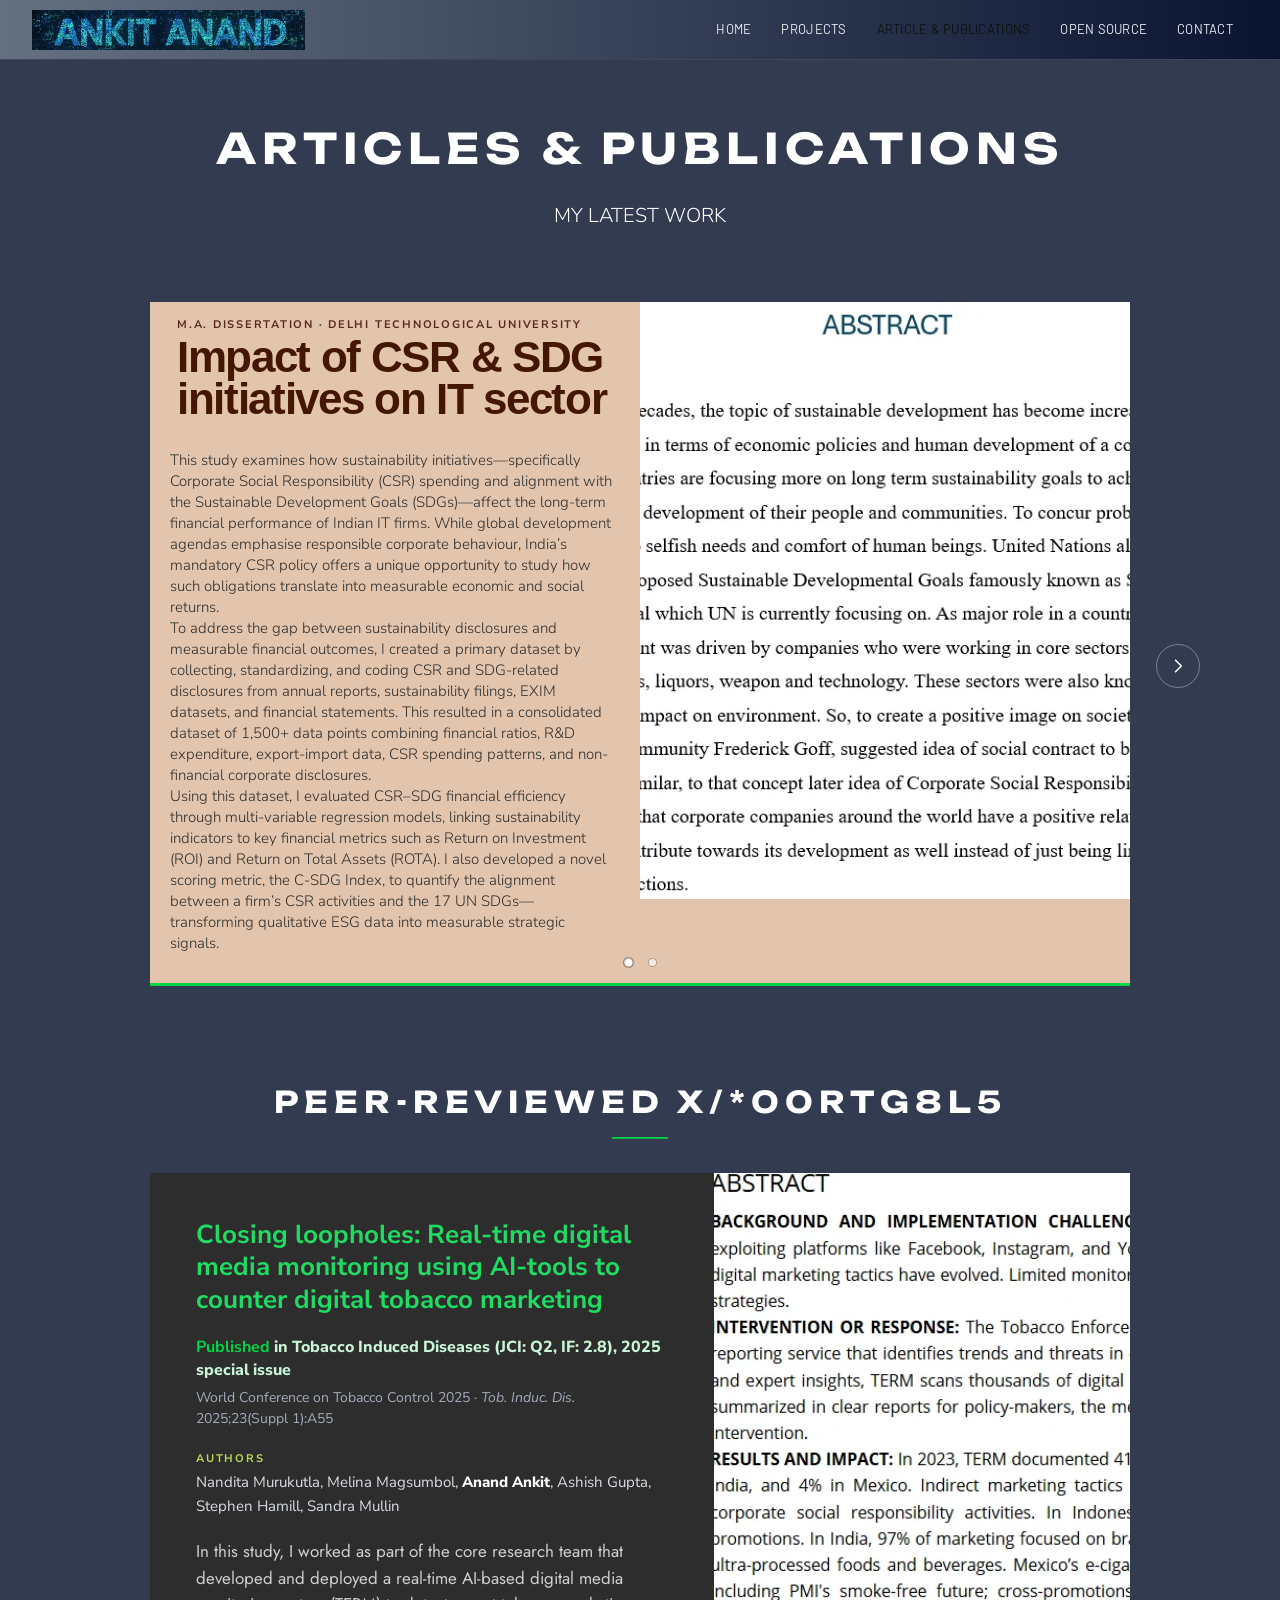
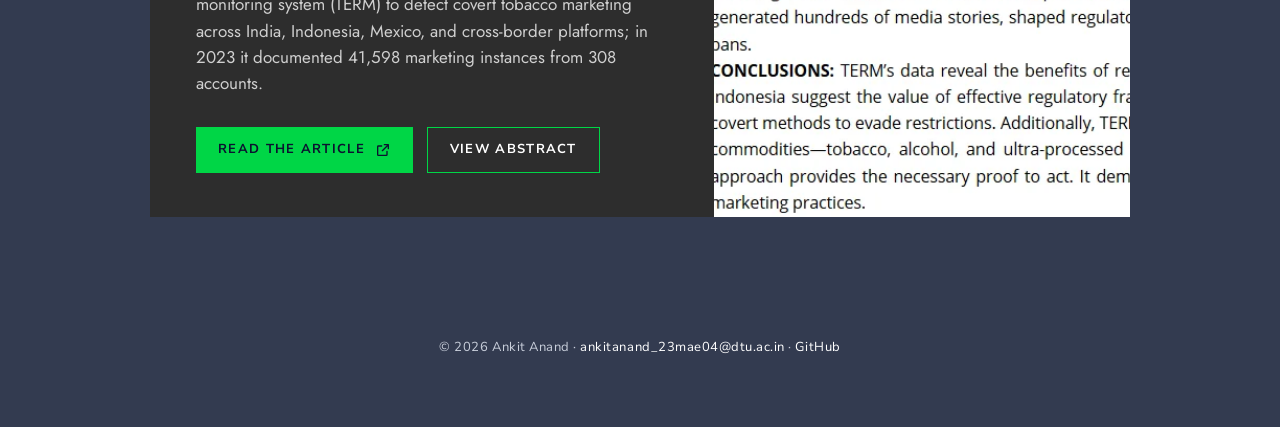
<file: articles.html>
<!doctype html>
<html lang="en">
<head>
  <meta charset="utf-8">
  <meta name="viewport" content="width=device-width, initial-scale=1">
  <title>articles | Ankit Anand</title>
  <meta name="description" content="Articles and publications by Ankit Anand: an M.A. dissertation on CSR and SDG initiatives in the Indian IT sector, a Bihar–Nigeria poverty study, and a peer-reviewed paper in Tobacco Induced Diseases.">
  <link rel="canonical" href="https://chuggu12.github.io/articles.html">
  <meta property="og:type" content="website">
  <meta property="og:site_name" content="Ankit Anand">
  <meta property="og:title" content="articles | Ankit Anand">
  <meta property="og:description" content="Articles and publications by Ankit Anand: an M.A. dissertation on CSR and SDG initiatives in the Indian IT sector, a Bihar–Nigeria poverty study, and a peer-reviewed paper in Tobacco Induced Diseases.">
  <meta property="og:url" content="https://chuggu12.github.io/articles.html">
  <meta property="og:image" content="https://chuggu12.github.io/assets/img/og.jpg">
  <meta property="og:image:alt" content="Ankit Anand">
  <meta name="twitter:card" content="summary_large_image">
  <meta name="theme-color" content="#0a1431">
  <link rel="icon" href="favicon.svg" type="image/svg+xml">
  <link rel="preconnect" href="https://fonts.googleapis.com">
  <link rel="preconnect" href="https://fonts.gstatic.com" crossorigin>
  <link href="https://fonts.googleapis.com/css2?family=Arimo:wght@400;700&family=Barlow:wght@300;400;500&family=Jost:wght@300;400;500;600&family=Nunito+Sans:opsz,wght@6..12,300;6..12,400;6..12,600;6..12,700;6..12,800;6..12,900&family=Playfair+Display:wght@700;800;900&family=Poppins:wght@500;600;700&family=Sedgwick+Ave+Display&family=Unbounded:wght@600;700;800&display=swap" rel="stylesheet">
  <link rel="stylesheet" href="assets/css/style.css">
  <link rel="stylesheet" href="assets/css/articles.css">
  <link rel="stylesheet" href="assets/css/fx.css">
  <script>document.documentElement.classList.add("js");setTimeout(function(){if(!window.__siteReady)document.documentElement.classList.remove("js")},3000);</script>
  <script src="assets/js/main.js" defer></script>
  <script src="assets/js/fx.js" defer></script>
</head>
<body>
  <a class="skip-link" href="#main">Skip to content</a>
  <header class="site-header">
    <div class="header-inner">
      <a class="logo" href="index.html" aria-label="Ankit Anand, home"><img src="assets/img/logo.webp" alt="Ankit Anand" width="273" height="40"></a>
      <button class="nav-toggle" type="button" aria-expanded="false" aria-controls="site-nav" aria-label="Open menu"><span></span><span></span><span></span></button>
      <nav class="site-nav" id="site-nav" aria-label="Main">
        <a href="index.html">Home</a>
        <a href="projects.html">Projects</a>
        <a href="articles.html" aria-current="page">Article &amp; Publications</a>
        <a href="open-source.html">Open Source</a>
        <a href="index.html#contact">Contact</a>
      </nav>
    </div>
  </header>

  <main id="main" class="art-page">

    <!-- ===== Heading (Wix: Lulo 42px + "MY LATEST WORK") ===== -->
    <header class="art-intro">
      <h1 class="art-title lulo" data-anim="reveal-in">Articles &amp; Publications</h1>
      <h2 class="art-sub" data-anim="fade-in">My latest work</h2>
    </header>

    <!-- ===== Slideshow (Wix: 980×655, two slides, vertical slide transition) ===== -->
    <div class="art-carousel" data-slideshow data-autoplay="7000" role="region" aria-roledescription="carousel" aria-label="My latest work" data-anim="float-in">
      <div class="art-slides" id="art-slides" aria-live="off">

        <div class="art-slide art-slide--csr" data-slide data-anim="fade-in" role="group" aria-roledescription="slide" aria-label="1 of 2">
          <div class="art-copy">
            <p class="art-eyebrow">M.A. dissertation &middot; Delhi Technological University</p>
            <h3 class="art-slide-title">Impact of CSR &amp; SDG initiatives on IT sector</h3>
            <div class="art-text">
              <p>This study examines how sustainability initiatives&mdash;specifically Corporate Social Responsibility (CSR) spending and alignment with the Sustainable Development Goals (SDGs)&mdash;affect the long-term financial performance of Indian IT firms. While global development agendas emphasise responsible corporate behaviour, India&rsquo;s mandatory CSR policy offers a unique opportunity to study how such obligations translate into measurable economic and social returns.</p>
              <p>To address the gap between sustainability disclosures and measurable financial outcomes, I created a primary dataset by collecting, standardizing, and coding CSR and SDG-related disclosures from annual reports, sustainability filings, EXIM datasets, and financial statements. This resulted in a consolidated dataset of 1,500+ data points combining financial ratios, R&amp;D expenditure, export-import data, CSR spending patterns, and non-financial corporate disclosures.</p>
              <p>Using this dataset, I evaluated CSR&ndash;SDG financial efficiency through multi-variable regression models, linking sustainability indicators to key financial metrics such as Return on Investment (ROI) and Return on Total Assets (ROTA). I also developed a novel scoring metric, the C-SDG Index, to quantify the alignment between a firm&rsquo;s CSR activities and the 17 UN SDGs&mdash;transforming qualitative ESG data into measurable strategic signals.</p>
            </div>
          </div>
          <button class="art-media" type="button" data-lightbox="assets/img/article-csr.webp" data-alt="Abstract of the dissertation on CSR and SDG initiatives in the Indian IT sector" data-caption="Abstract &mdash; Impact of CSR &amp; SDG initiatives on IT sector (M.A. dissertation)">
            <span class="sr-only">Enlarge image: </span>
            <img src="assets/img/article-csr.webp" alt="Abstract of the dissertation on CSR and SDG initiatives in the Indian IT sector" width="762" height="609" fetchpriority="high">
            <span class="art-zoom" aria-hidden="true"><svg viewBox="0 0 24 24" width="18" height="18" focusable="false"><circle cx="10.5" cy="10.5" r="6.5" fill="none" stroke="currentColor" stroke-width="2"/><path d="M15.5 15.5 21 21M10.5 7.5v6m-3-3h6" fill="none" stroke="currentColor" stroke-width="2" stroke-linecap="round"/></svg></span>
          </button>
        </div>

        <div class="art-slide art-slide--bihar" data-slide data-anim="fade-in" role="group" aria-roledescription="slide" aria-label="2 of 2" hidden>
          <div class="art-copy">
            <h3 class="art-slide-title">Development and Poverty Disparities: A Comparative Analysis of Bihar and Nigeria</h3>
            <div class="art-text">
              <p>I conducted primary field research, designing and administering my own household questionnaire to capture updated deprivation indicators across education, health, and living standards. To estimate current poverty and development levels, I compared India&rsquo;s 2011 MPI and HDI datasets with projected values for 2024 using a multi-method approach. This included applying the Rangarajan Committee (2014) poverty methodology, incorporating Suresh Tendulkar&rsquo;s (2005) consumption norms, and adjusting all poverty and consumption indicators using inflation-corrected MPCE indices.</p>
              <p>This integrated framework allowed me to reconstruct and update multidimensional poverty estimates and evaluate changes in human development over time.</p>
            </div>
          </div>
          <button class="art-media" type="button" data-lightbox="assets/img/article-bihar.webp" data-alt="Objectives of the study and a mind map of Bihar's socio-economic profile" data-caption="Objectives of the study &mdash; Development and Poverty Disparities: Bihar and Nigeria">
            <span class="sr-only">Enlarge image: </span>
            <img src="assets/img/article-bihar.webp" alt="Objectives of the study (HDI, household survey, MPI, agriculture) and a mind map of Bihar's socio-economic profile" width="888" height="693" fetchpriority="low" decoding="async">
            <span class="art-zoom" aria-hidden="true"><svg viewBox="0 0 24 24" width="18" height="18" focusable="false"><circle cx="10.5" cy="10.5" r="6.5" fill="none" stroke="currentColor" stroke-width="2"/><path d="M15.5 15.5 21 21M10.5 7.5v6m-3-3h6" fill="none" stroke="currentColor" stroke-width="2" stroke-linecap="round"/></svg></span>
          </button>
        </div>

      </div>

      <div class="art-controls">
        <button class="art-arrow art-prev" type="button" data-prev aria-controls="art-slides" aria-label="Previous slide"><svg viewBox="0 0 24 24" width="20" height="20" aria-hidden="true" focusable="false"><path d="M15 5 8 12l7 7" fill="none" stroke="currentColor" stroke-width="1.8" stroke-linecap="round" stroke-linejoin="round"/></svg></button>
        <div class="art-dots" role="group" aria-label="Choose a slide">
          <button class="art-dot" type="button" data-goto="0" aria-controls="art-slides" aria-current="true" aria-label="Show slide 1: Impact of CSR &amp; SDG initiatives on IT sector"></button>
          <button class="art-dot" type="button" data-goto="1" aria-controls="art-slides" aria-current="false" aria-label="Show slide 2: Development and Poverty Disparities"></button>
        </div>
        <button class="art-arrow art-next" type="button" data-next aria-controls="art-slides" aria-label="Next slide"><svg viewBox="0 0 24 24" width="20" height="20" aria-hidden="true" focusable="false"><path d="m9 5 7 7-7 7" fill="none" stroke="currentColor" stroke-width="1.8" stroke-linecap="round" stroke-linejoin="round"/></svg></button>
      </div>
    </div>

    <!-- ===== Peer-reviewed publication (home "Thesis & Publication" style) ===== -->
    <section class="art-pub" aria-labelledby="pub-heading">
      <h2 class="art-pub-heading lulo" id="pub-heading" data-anim="reveal-in">Peer-reviewed publication</h2>
      <article class="art-pub-card" data-anim="float-in">
        <div class="art-pub-body">
          <h3 class="art-pub-title"><a href="https://www.tobaccoinduceddiseases.org/Closing-loopholes-Real-time-digital-media-monitoring-using-AI-tools-to-counter-digital,206618,0,2.html" target="_blank" rel="noopener">Closing loopholes: Real-time digital media monitoring using AI-tools to counter digital tobacco marketing<span class="sr-only"> (opens in a new tab)</span></a></h3>
          <p class="art-pub-meta"><b>Published</b> in Tobacco Induced Diseases (JCI: Q2, IF: 2.8), 2025 special issue</p>
          <p class="art-pub-cite">World Conference on Tobacco Control 2025 &middot; <cite>Tob. Induc. Dis.</cite> 2025;23(Suppl 1):A55</p>
          <p class="art-pub-authors"><span class="art-pub-label">Authors</span>Nandita Murukutla, Melina Magsumbol, <strong>Anand Ankit</strong>, Ashish Gupta, Stephen Hamill, Sandra Mullin</p>
          <p class="art-pub-summary">In this study, I worked as part of the core research team that developed and deployed a real-time AI-based digital media monitoring system (TERM) to detect covert tobacco marketing across India, Indonesia, Mexico, and cross-border platforms; in 2023 it documented 41,598 marketing instances from 308 accounts.</p>
          <div class="art-pub-actions">
            <a class="btn-green" href="https://www.tobaccoinduceddiseases.org/Closing-loopholes-Real-time-digital-media-monitoring-using-AI-tools-to-counter-digital,206618,0,2.html" target="_blank" rel="noopener">Read the article<span class="sr-only"> (opens in a new tab)</span><svg viewBox="0 0 24 24" width="16" height="16" aria-hidden="true" focusable="false"><path d="M14 4h6v6m0-6-9 9m7 1v5a1 1 0 0 1-1 1H5a1 1 0 0 1-1-1V7a1 1 0 0 1 1-1h5" fill="none" stroke="currentColor" stroke-width="2" stroke-linecap="round" stroke-linejoin="round"/></svg></a>
            <button class="btn-outline" type="button" data-lightbox="assets/img/abstract.webp" data-alt="Conference abstract: background, intervention, results and conclusions of the TERM study" data-caption="Abstract &mdash; World Conference on Tobacco Control 2025, Tobacco Induced Diseases">View abstract</button>
          </div>
        </div>
        <!-- mouse shortcut to the same lightbox; keyboard users have the "View abstract" button -->
        <div class="art-pub-preview" data-lightbox="assets/img/abstract.webp" data-alt="Conference abstract: background, intervention, results and conclusions of the TERM study" data-caption="Abstract &mdash; World Conference on Tobacco Control 2025, Tobacco Induced Diseases">
          <img src="assets/img/abstract.webp" alt="Abstract of the TERM study: background, intervention, results and conclusions" width="919" height="615" loading="lazy" decoding="async">
          <span class="art-zoom" aria-hidden="true"><svg viewBox="0 0 24 24" width="18" height="18" focusable="false"><circle cx="10.5" cy="10.5" r="6.5" fill="none" stroke="currentColor" stroke-width="2"/><path d="M15.5 15.5 21 21M10.5 7.5v6m-3-3h6" fill="none" stroke="currentColor" stroke-width="2" stroke-linecap="round"/></svg></span>
        </div>
      </article>
    </section>

  </main>

  <footer class="site-footer">
    <p>&copy; <span data-year>2026</span> Ankit Anand &middot; <a href="mailto:ankitanand_23mae04@dtu.ac.in">ankitanand_23mae04@dtu.ac.in</a> &middot; <a href="https://github.com/Chuggu12" target="_blank" rel="noopener">GitHub</a></p>
  </footer>

  <script>
    /* Carousel extras that main.js does not cover:
       1. screen readers stay quiet while the slides auto-rotate and hear each change once the
          visitor takes control (WAI-ARIA carousel pattern);
       2. autoplay stays paused while an image is open in the lightbox, so the slide (and the
          button that gets focus back on close) is still showing when the dialog closes. */
    (function () {
      var root = document.querySelector(".art-carousel");
      var live = document.getElementById("art-slides");
      if (!root || !live) return;
      var polite = function () { live.setAttribute("aria-live", "polite"); };
      root.addEventListener("focusin", polite);
      root.addEventListener("click", polite);
      document.addEventListener("mouseleave", function (e) {
        if (e.target === root && document.querySelector("dialog[open]")) e.stopPropagation();
      }, true);
    })();
  </script>
</body>
</html>
</file>
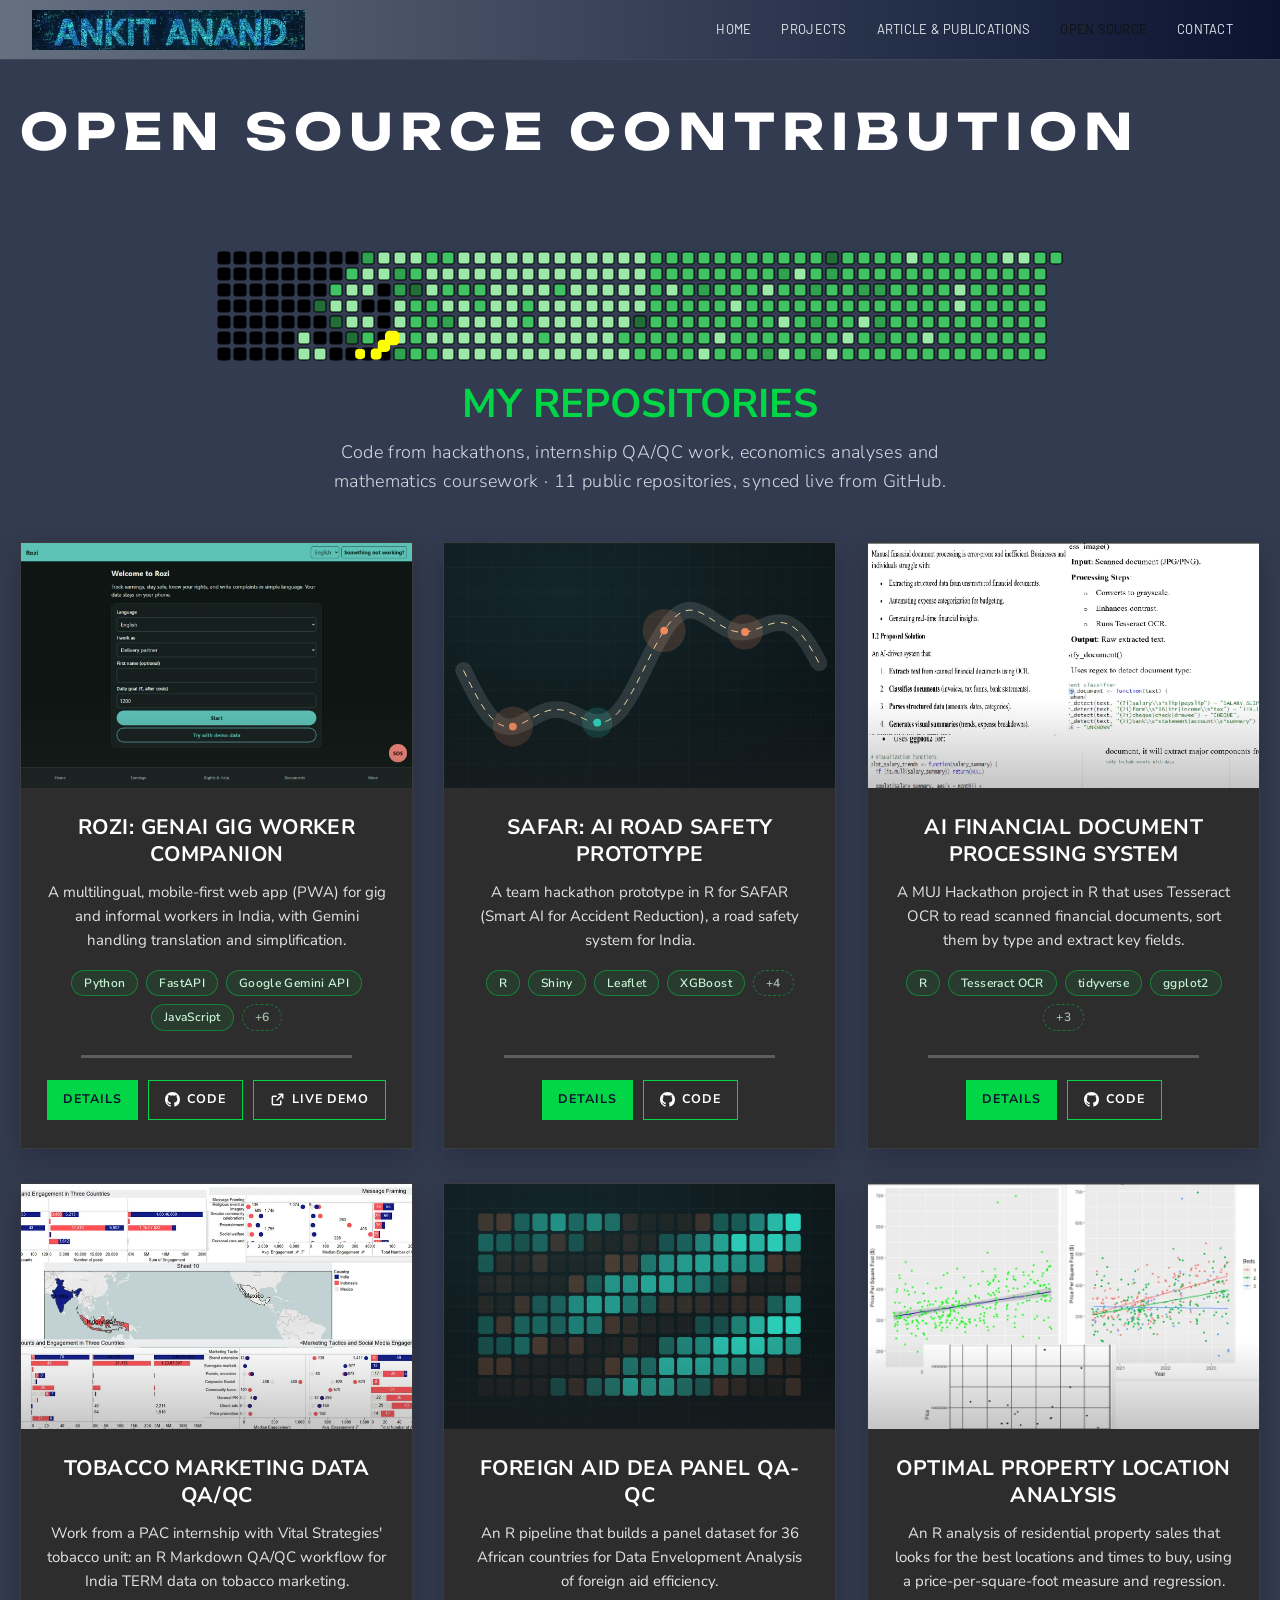
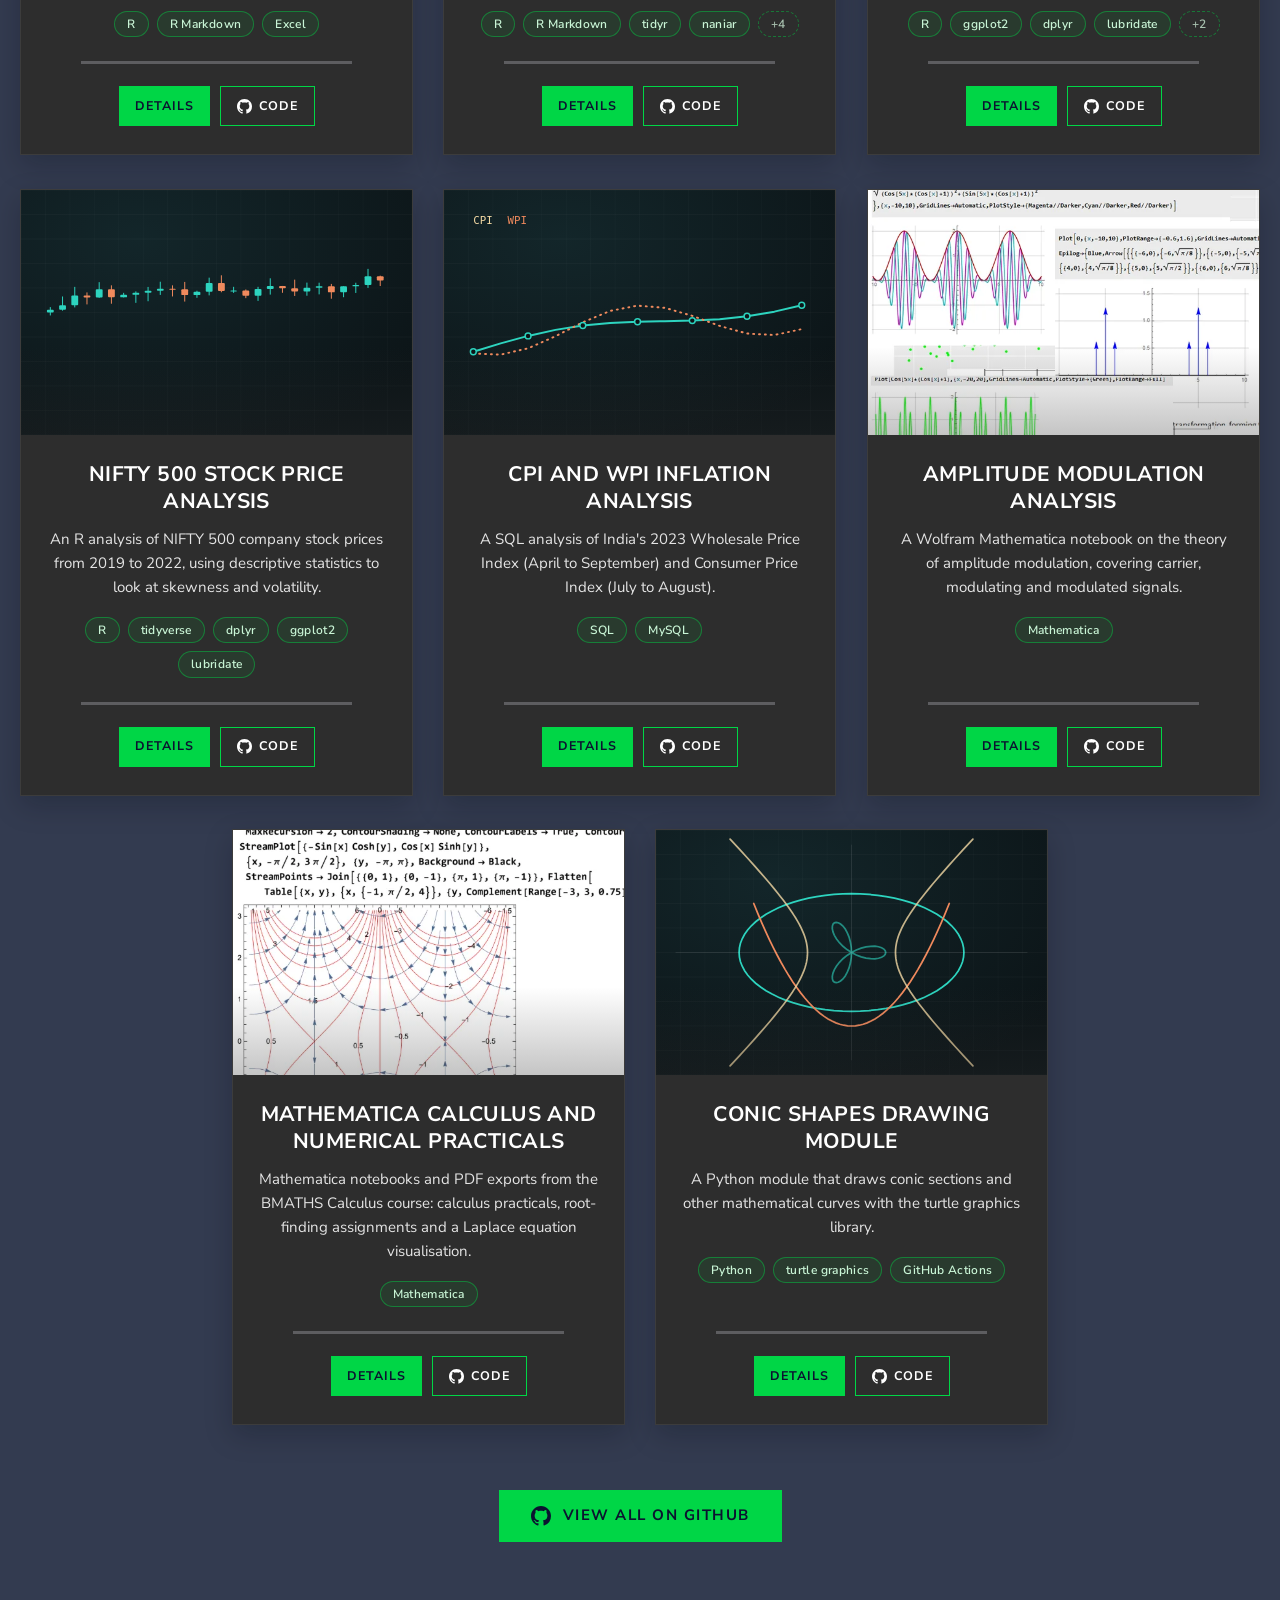
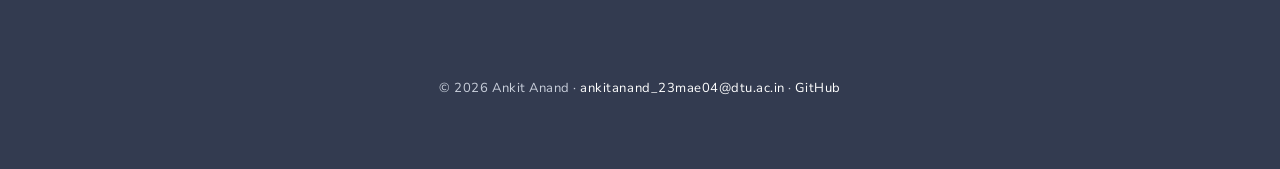
<file: open-source.html>
<!doctype html>
<html lang="en">
<head>
  <meta charset="utf-8">
  <meta name="viewport" content="width=device-width, initial-scale=1">
  <title>Open Source | Ankit Anand</title>
  <meta name="description" content="Open-source work by Ankit Anand, economist and mathematician: public GitHub repositories in R, Python, SQL and Mathematica, from hackathon prototypes and data QA/QC pipelines to economics analyses and maths coursework.">
  <link rel="canonical" href="https://chuggu12.github.io/open-source.html">
  <meta property="og:type" content="website">
  <meta property="og:site_name" content="Ankit Anand">
  <meta property="og:title" content="Open Source | Ankit Anand">
  <meta property="og:description" content="Open-source work by Ankit Anand, economist and mathematician: public GitHub repositories in R, Python, SQL and Mathematica, from hackathon prototypes and data QA/QC pipelines to economics analyses and maths coursework.">
  <meta property="og:url" content="https://chuggu12.github.io/open-source.html">
  <meta property="og:image" content="https://chuggu12.github.io/assets/img/og.jpg">
  <meta property="og:image:alt" content="Ankit Anand">
  <meta name="twitter:card" content="summary_large_image">
  <meta name="theme-color" content="#0a1431">
  <link rel="icon" href="favicon.svg" type="image/svg+xml">
  <link rel="preconnect" href="https://fonts.googleapis.com">
  <link rel="preconnect" href="https://fonts.gstatic.com" crossorigin>
  <link href="https://fonts.googleapis.com/css2?family=Arimo:wght@400;700&family=Barlow:wght@300;400;500&family=Jost:wght@300;400;500;600&family=Nunito+Sans:opsz,wght@6..12,300;6..12,400;6..12,600;6..12,700;6..12,800;6..12,900&family=Playfair+Display:wght@700;800;900&family=Poppins:wght@500;600;700&family=Sedgwick+Ave+Display&family=Unbounded:wght@600;700;800&display=swap" rel="stylesheet">
  <link rel="stylesheet" href="assets/css/style.css">
  <link rel="stylesheet" href="assets/css/open-source.css">
  <link rel="stylesheet" href="assets/css/fx.css">
  <script>document.documentElement.classList.add("js");setTimeout(function(){if(!window.__siteReady)document.documentElement.classList.remove("js")},3000);</script>
  <script src="assets/js/main.js" defer></script>
  <script src="assets/js/fx.js" defer></script>
</head>
<body>
  <a class="skip-link" href="#main">Skip to content</a>
  <header class="site-header">
    <div class="header-inner">
      <a class="logo" href="index.html" aria-label="Ankit Anand, home"><img src="assets/img/logo.webp" alt="Ankit Anand" width="273" height="40"></a>
      <button class="nav-toggle" type="button" aria-expanded="false" aria-controls="site-nav" aria-label="Open menu"><span></span><span></span><span></span></button>
      <nav class="site-nav" id="site-nav" aria-label="Main">
        <a href="index.html">Home</a>
        <a href="projects.html">Projects</a>
        <a href="articles.html">Article &amp; Publications</a>
        <a href="open-source.html" aria-current="page">Open Source</a>
        <a href="index.html#contact">Contact</a>
      </nav>
    </div>
  </header>
  <main id="main" class="os-page">
    <svg class="icon-sprite" width="0" height="0" aria-hidden="true" focusable="false">
      <symbol id="i-github" viewBox="0 0 16 16"><path d="M8 0C3.58 0 0 3.58 0 8c0 3.54 2.29 6.53 5.47 7.59.4.07.55-.17.55-.38 0-.19-.01-.82-.01-1.49-2.01.37-2.53-.49-2.69-.94-.09-.23-.48-.94-.82-1.13-.28-.15-.68-.52-.01-.53.63-.01 1.08.58 1.23.82.72 1.21 1.87.87 2.33.66.07-.52.28-.87.51-1.07-1.78-.2-3.64-.89-3.64-3.95 0-.87.31-1.59.82-2.15-.08-.2-.36-1.02.08-2.12 0 0 .67-.21 2.2.82.64-.18 1.32-.27 2-.27.68 0 1.36.09 2 .27 1.53-1.04 2.2-.82 2.2-.82.44 1.1.16 1.92.08 2.12.51.56.82 1.27.82 2.15 0 3.07-1.87 3.75-3.65 3.95.29.25.54.73.54 1.48 0 1.07-.01 1.93-.01 2.2 0 .21.15.46.55.38A8.01 8.01 0 0 0 16 8c0-4.42-3.58-8-8-8z"/></symbol>
      <symbol id="i-external" viewBox="0 0 16 16"><path d="M9.5 2.5h4v4M13.5 2.5 7.5 8.5M11.5 9.5v3a1 1 0 0 1-1 1h-7a1 1 0 0 1-1-1v-7a1 1 0 0 1 1-1h3" fill="none" stroke="currentColor" stroke-width="1.6" stroke-linecap="round" stroke-linejoin="round"/></symbol>
    </svg>

    <!-- ===== Heading + contribution snake (as on the Wix page) ===== -->
    <section class="os-head" aria-labelledby="os-title">
      <h1 id="os-title" class="lulo os-title" data-anim="reveal-in">Open Source Contribution</h1>
      <div class="os-snake" data-anim="fade-in" style="--delay:.3s">
        <img class="snake" src="assets/img/snake.svg" width="880" height="192" alt="Animated snake eating the GitHub contribution graph">
      </div>
    </section>

    <!-- ===== Repositories (replaces the Wix "COMING SOON..." line) ===== -->
    <section class="os-repos" aria-labelledby="repos-title">
      <h2 id="repos-title" class="os-kicker" data-anim="float-in" style="--delay:.45s">My Repositories</h2>
      <p class="os-intro" data-anim="fade-in" style="--delay:.6s">Code from hackathons, internship QA/QC work, economics analyses and mathematics coursework &middot; <span data-gh-count>11</span> public repositories, synced live from GitHub.</p>

      <ul class="repo-grid" role="list" data-gh-user="Chuggu12" data-gh-extra>
        <!-- 1. Rozi -->
        <li data-anim="fade-expand" style="--delay:.25s">
          <article class="repo-card" aria-labelledby="t-rozi">
            <div class="repo-thumb"><img src="assets/img/rozi.webp" width="1280" height="800" alt="Rozi app welcome screen with language, work type and daily goal fields" decoding="async"></div>
            <div class="repo-body">
              <h3 class="repo-title" id="t-rozi">Rozi: GenAI Gig Worker Companion</h3>
              <p class="repo-summary">A multilingual, mobile-first web app (PWA) for gig and informal workers in India, with Gemini handling translation and simplification.</p>
              <ul class="repo-tags" aria-label="Tools">
                <li>Python</li><li>FastAPI</li><li>Google Gemini API</li><li>JavaScript</li><li class="more">+6<span class="sr-only"> more</span></li>
              </ul>
              <div class="repo-foot">
                <button class="btn-green repo-btn" type="button" data-dialog-open="repo-rozi" aria-haspopup="dialog">Details<span class="sr-only"> about Rozi: GenAI Gig Worker Companion</span></button>
                <a class="btn-outline repo-btn" href="https://github.com/Chuggu12/PrompTwars_CHD_GIG_wrkrs" target="_blank" rel="noopener"><svg aria-hidden="true" focusable="false"><use href="#i-github"/></svg>Code<span class="sr-only"> for Rozi on GitHub (opens in a new tab)</span></a>
                <a class="btn-outline repo-btn" href="https://promptwars-peach.vercel.app" target="_blank" rel="noopener"><svg aria-hidden="true" focusable="false"><use href="#i-external"/></svg>Live demo<span class="sr-only"> of Rozi (opens in a new tab)</span></a>
              </div>
            </div>
          </article>
        </li>

        <!-- 2. SAFAR -->
        <li data-anim="fade-expand" style="--delay:.33s">
          <article class="repo-card" aria-labelledby="t-safar">
            <div class="repo-thumb"><img src="assets/img/art-safar.svg" width="800" height="500" alt="Illustration of a road accident-risk map" decoding="async"></div>
            <div class="repo-body">
              <h3 class="repo-title" id="t-safar">SAFAR: AI Road Safety Prototype</h3>
              <p class="repo-summary">A team hackathon prototype in R for SAFAR (Smart AI for Accident Reduction), a road safety system for India.</p>
              <ul class="repo-tags" aria-label="Tools">
                <li>R</li><li>Shiny</li><li>Leaflet</li><li>XGBoost</li><li class="more">+4<span class="sr-only"> more</span></li>
              </ul>
              <div class="repo-foot">
                <button class="btn-green repo-btn" type="button" data-dialog-open="repo-safar" aria-haspopup="dialog">Details<span class="sr-only"> about SAFAR: AI Road Safety Prototype</span></button>
                <a class="btn-outline repo-btn" href="https://github.com/Chuggu12/HACKATHON_NIT_ROURKELA" target="_blank" rel="noopener"><svg aria-hidden="true" focusable="false"><use href="#i-github"/></svg>Code<span class="sr-only"> for SAFAR on GitHub (opens in a new tab)</span></a>
              </div>
            </div>
          </article>
        </li>

        <!-- 3. MUJ hackathon -->
        <li data-anim="fade-expand" style="--delay:.41s">
          <article class="repo-card" aria-labelledby="t-muj">
            <div class="repo-thumb"><img src="assets/img/hackathon-muj.webp" width="750" height="542" alt="Write-up and R code excerpts from the financial document processing project" decoding="async" style="--pos:50% 0"></div>
            <div class="repo-body">
              <h3 class="repo-title" id="t-muj">AI Financial Document Processing System</h3>
              <p class="repo-summary">A MUJ Hackathon project in R that uses Tesseract OCR to read scanned financial documents, sort them by type and extract key fields.</p>
              <ul class="repo-tags" aria-label="Tools">
                <li>R</li><li>Tesseract OCR</li><li>tidyverse</li><li>ggplot2</li><li class="more">+3<span class="sr-only"> more</span></li>
              </ul>
              <div class="repo-foot">
                <button class="btn-green repo-btn" type="button" data-dialog-open="repo-muj" aria-haspopup="dialog">Details<span class="sr-only"> about AI Financial Document Processing System</span></button>
                <a class="btn-outline repo-btn" href="https://github.com/Chuggu12/MUJ-HACKATHON" target="_blank" rel="noopener"><svg aria-hidden="true" focusable="false"><use href="#i-github"/></svg>Code<span class="sr-only"> for the financial document processing system on GitHub (opens in a new tab)</span></a>
              </div>
            </div>
          </article>
        </li>

        <!-- 4. Tobacco marketing QA/QC -->
        <li data-anim="fade-expand">
          <article class="repo-card" aria-labelledby="t-tobacco">
            <div class="repo-thumb"><img src="assets/img/term-qa.webp" width="1400" height="487" alt="Dashboard charts of social media engagement by platform, account type and marketing tactic in three countries" loading="lazy" decoding="async"></div>
            <div class="repo-body">
              <h3 class="repo-title" id="t-tobacco">Tobacco Marketing Data QA/QC</h3>
              <p class="repo-summary">Work from a PAC internship with Vital Strategies' tobacco unit: an R Markdown QA/QC workflow for India TERM data on tobacco marketing.</p>
              <ul class="repo-tags" aria-label="Tools">
                <li>R</li><li>R Markdown</li><li>Excel</li>
              </ul>
              <div class="repo-foot">
                <button class="btn-green repo-btn" type="button" data-dialog-open="repo-tobacco" aria-haspopup="dialog">Details<span class="sr-only"> about Tobacco Marketing Data QA/QC</span></button>
                <a class="btn-outline repo-btn" href="https://github.com/Chuggu12/VITAL_STRATGIES_PAC_TOBACCO-UNIT" target="_blank" rel="noopener"><svg aria-hidden="true" focusable="false"><use href="#i-github"/></svg>Code<span class="sr-only"> for Tobacco Marketing Data QA/QC on GitHub (opens in a new tab)</span></a>
              </div>
            </div>
          </article>
        </li>

        <!-- 5. Foreign aid DEA panel -->
        <li data-anim="fade-expand" style="--delay:.08s">
          <article class="repo-card" aria-labelledby="t-aid">
            <div class="repo-thumb"><img src="assets/img/art-aid.svg" width="800" height="500" alt="Illustration of a data-coverage heatmap" loading="lazy" decoding="async"></div>
            <div class="repo-body">
              <h3 class="repo-title" id="t-aid">Foreign Aid DEA Panel QA-QC</h3>
              <p class="repo-summary">An R pipeline that builds a panel dataset for 36 African countries for Data Envelopment Analysis of foreign aid efficiency.</p>
              <ul class="repo-tags" aria-label="Tools">
                <li>R</li><li>R Markdown</li><li>tidyr</li><li>naniar</li><li class="more">+4<span class="sr-only"> more</span></li>
              </ul>
              <div class="repo-foot">
                <button class="btn-green repo-btn" type="button" data-dialog-open="repo-aid" aria-haspopup="dialog">Details<span class="sr-only"> about Foreign Aid DEA Panel QA-QC</span></button>
                <a class="btn-outline repo-btn" href="https://github.com/Chuggu12/FOREGIN_AID_DMUS_QA-QC" target="_blank" rel="noopener"><svg aria-hidden="true" focusable="false"><use href="#i-github"/></svg>Code<span class="sr-only"> for Foreign Aid DEA Panel QA-QC on GitHub (opens in a new tab)</span></a>
              </div>
            </div>
          </article>
        </li>

        <!-- 6. Property analysis -->
        <li data-anim="fade-expand" style="--delay:.16s">
          <article class="repo-card" aria-labelledby="t-property">
            <div class="repo-thumb"><img src="assets/img/property.webp" width="896" height="658" alt="Scatter plots of price per square foot over time with regression lines by number of bedrooms" loading="lazy" decoding="async" style="--pos:50% 0"></div>
            <div class="repo-body">
              <h3 class="repo-title" id="t-property">Optimal Property Location Analysis</h3>
              <p class="repo-summary">An R analysis of residential property sales that looks for the best locations and times to buy, using a price-per-square-foot measure and regression.</p>
              <ul class="repo-tags" aria-label="Tools">
                <li>R</li><li>ggplot2</li><li>dplyr</li><li>lubridate</li><li class="more">+2<span class="sr-only"> more</span></li>
              </ul>
              <div class="repo-foot">
                <button class="btn-green repo-btn" type="button" data-dialog-open="repo-property" aria-haspopup="dialog">Details<span class="sr-only"> about Optimal Property Location Analysis</span></button>
                <a class="btn-outline repo-btn" href="https://github.com/Chuggu12/Property-Analysis" target="_blank" rel="noopener"><svg aria-hidden="true" focusable="false"><use href="#i-github"/></svg>Code<span class="sr-only"> for Optimal Property Location Analysis on GitHub (opens in a new tab)</span></a>
              </div>
            </div>
          </article>
        </li>

        <!-- 7. NIFTY 500 -->
        <li data-anim="fade-expand">
          <article class="repo-card" aria-labelledby="t-nifty">
            <div class="repo-thumb"><img src="assets/img/art-nifty.svg" width="800" height="500" alt="Illustration of a candlestick stock chart" loading="lazy" decoding="async"></div>
            <div class="repo-body">
              <h3 class="repo-title" id="t-nifty">NIFTY 500 Stock Price Analysis</h3>
              <p class="repo-summary">An R analysis of NIFTY 500 company stock prices from 2019 to 2022, using descriptive statistics to look at skewness and volatility.</p>
              <ul class="repo-tags" aria-label="Tools">
                <li>R</li><li>tidyverse</li><li>dplyr</li><li>ggplot2</li><li>lubridate</li>
              </ul>
              <div class="repo-foot">
                <button class="btn-green repo-btn" type="button" data-dialog-open="repo-nifty" aria-haspopup="dialog">Details<span class="sr-only"> about NIFTY 500 Stock Price Analysis</span></button>
                <a class="btn-outline repo-btn" href="https://github.com/Chuggu12/NIFTY-500" target="_blank" rel="noopener"><svg aria-hidden="true" focusable="false"><use href="#i-github"/></svg>Code<span class="sr-only"> for NIFTY 500 Stock Price Analysis on GitHub (opens in a new tab)</span></a>
              </div>
            </div>
          </article>
        </li>

        <!-- 8. CPI and WPI -->
        <li data-anim="fade-expand" style="--delay:.08s">
          <article class="repo-card" aria-labelledby="t-inflation">
            <div class="repo-thumb"><img src="assets/img/art-inflation.svg" width="800" height="500" alt="Illustration of CPI and WPI index lines" loading="lazy" decoding="async"></div>
            <div class="repo-body">
              <h3 class="repo-title" id="t-inflation">CPI and WPI Inflation Analysis</h3>
              <p class="repo-summary">A SQL analysis of India's 2023 Wholesale Price Index (April to September) and Consumer Price Index (July to August).</p>
              <ul class="repo-tags" aria-label="Tools">
                <li>SQL</li><li>MySQL</li>
              </ul>
              <div class="repo-foot">
                <button class="btn-green repo-btn" type="button" data-dialog-open="repo-inflation" aria-haspopup="dialog">Details<span class="sr-only"> about CPI and WPI Inflation Analysis</span></button>
                <a class="btn-outline repo-btn" href="https://github.com/Chuggu12/CPI-and-WPI-Analysis" target="_blank" rel="noopener"><svg aria-hidden="true" focusable="false"><use href="#i-github"/></svg>Code<span class="sr-only"> for CPI and WPI Inflation Analysis on GitHub (opens in a new tab)</span></a>
              </div>
            </div>
          </article>
        </li>

        <!-- 9. Amplitude modulation -->
        <li data-anim="fade-expand" style="--delay:.16s">
          <article class="repo-card" aria-labelledby="t-am">
            <div class="repo-thumb"><img src="assets/img/am-signal.webp" width="636" height="614" alt="Mathematica plots of an amplitude-modulated wave and its spectrum" loading="lazy" decoding="async" style="--pos:50% 35%"></div>
            <div class="repo-body">
              <h3 class="repo-title" id="t-am">Amplitude Modulation Analysis</h3>
              <p class="repo-summary">A Wolfram Mathematica notebook on the theory of amplitude modulation, covering carrier, modulating and modulated signals.</p>
              <ul class="repo-tags" aria-label="Tools">
                <li>Mathematica</li>
              </ul>
              <div class="repo-foot">
                <button class="btn-green repo-btn" type="button" data-dialog-open="repo-am" aria-haspopup="dialog">Details<span class="sr-only"> about Amplitude Modulation Analysis</span></button>
                <a class="btn-outline repo-btn" href="https://github.com/Chuggu12/Amplitude-Modulation-analysis" target="_blank" rel="noopener"><svg aria-hidden="true" focusable="false"><use href="#i-github"/></svg>Code<span class="sr-only"> for Amplitude Modulation Analysis on GitHub (opens in a new tab)</span></a>
              </div>
            </div>
          </article>
        </li>

        <!-- 10. Mathematica practicals -->
        <li data-anim="fade-expand">
          <article class="repo-card" aria-labelledby="t-practicals">
            <div class="repo-thumb"><img src="assets/img/laplace.webp" width="602" height="571" alt="Mathematica contour and stream plot of a Laplace equation solution" loading="lazy" decoding="async" style="--pos:50% 100%"></div>
            <div class="repo-body">
              <h3 class="repo-title" id="t-practicals">Mathematica Calculus and Numerical Practicals</h3>
              <p class="repo-summary">Mathematica notebooks and PDF exports from the BMATHS Calculus course: calculus practicals, root-finding assignments and a Laplace equation visualisation.</p>
              <ul class="repo-tags" aria-label="Tools">
                <li>Mathematica</li>
              </ul>
              <div class="repo-foot">
                <button class="btn-green repo-btn" type="button" data-dialog-open="repo-practicals" aria-haspopup="dialog">Details<span class="sr-only"> about Mathematica Calculus and Numerical Practicals</span></button>
                <a class="btn-outline repo-btn" href="https://github.com/Chuggu12/Mathematica-Practicals" target="_blank" rel="noopener"><svg aria-hidden="true" focusable="false"><use href="#i-github"/></svg>Code<span class="sr-only"> for Mathematica Calculus and Numerical Practicals on GitHub (opens in a new tab)</span></a>
              </div>
            </div>
          </article>
        </li>

        <!-- 11. Conic shapes -->
        <li data-anim="fade-expand" style="--delay:.08s">
          <article class="repo-card" aria-labelledby="t-conics">
            <div class="repo-thumb"><img src="assets/img/art-conics.svg" width="800" height="500" alt="Illustration of conic sections" loading="lazy" decoding="async"></div>
            <div class="repo-body">
              <h3 class="repo-title" id="t-conics">Conic Shapes Drawing Module</h3>
              <p class="repo-summary">A Python module that draws conic sections and other mathematical curves with the turtle graphics library.</p>
              <ul class="repo-tags" aria-label="Tools">
                <li>Python</li><li>turtle graphics</li><li>GitHub Actions</li>
              </ul>
              <div class="repo-foot">
                <button class="btn-green repo-btn" type="button" data-dialog-open="repo-conics" aria-haspopup="dialog">Details<span class="sr-only"> about Conic Shapes Drawing Module</span></button>
                <a class="btn-outline repo-btn" href="https://github.com/Chuggu12/CONIC_SHAPES" target="_blank" rel="noopener"><svg aria-hidden="true" focusable="false"><use href="#i-github"/></svg>Code<span class="sr-only"> for Conic Shapes Drawing Module on GitHub (opens in a new tab)</span></a>
              </div>
            </div>
          </article>
        </li>
      </ul>

      <p class="os-cta" data-anim="float-in">
        <a class="btn-green os-all" href="https://github.com/Chuggu12" target="_blank" rel="noopener"><svg aria-hidden="true" focusable="false"><use href="#i-github"/></svg>View all on GitHub<span class="sr-only"> (opens in a new tab)</span></a>
      </p>
    </section>

    <!-- ===== Repository details dialogs (opened by the "Details" buttons) ===== -->
    <dialog id="repo-rozi" class="modal" aria-labelledby="d-rozi">
      <div class="modal-card repo-modal">
        <button class="dialog-close" type="button" data-dialog-close aria-label="Close" autofocus>&times;</button>
        <p class="repo-modal-kicker">GitHub repository</p>
        <h2 class="repo-modal-title" id="d-rozi">Rozi: GenAI Gig Worker Companion</h2>
        <p class="repo-modal-summary">Rozi is a multilingual, mobile-first web app (PWA) for gig and informal workers in India. It covers earnings tracking, safety alerts, welfare-scheme awareness, document help and grievance-letter drafting. Gemini handles translation and simplification, while all calculations run in deterministic Python.</p>
        <h3>Highlights</h3>
        <ul class="repo-points">
          <li>Supports English, Hindi, Tamil and Punjabi, with source-cited JSON data on welfare schemes (e-Shram, PM-JAY, PMSBY), helplines and legal references</li>
          <li>Gemini model-failover chain with a deterministic fallback for every AI feature, plus guards that reject AI output adding rupee figures or links</li>
          <li>PII redaction (Aadhaar/PAN/phone) on both client and server, CSP headers and rate limiting; personal data is kept only in the browser</li>
        </ul>
        <h3>Built with</h3>
        <ul class="repo-tags" aria-label="Tools">
          <li>Python</li><li>FastAPI</li><li>Pydantic</li><li>Jinja2</li><li>httpx</li><li>JavaScript</li><li>HTML</li><li>CSS</li><li>Google Gemini API</li><li>Open-Meteo API</li>
        </ul>
        <div class="repo-modal-links">
          <a class="btn-outline repo-btn" href="https://github.com/Chuggu12/PrompTwars_CHD_GIG_wrkrs" target="_blank" rel="noopener"><svg aria-hidden="true" focusable="false"><use href="#i-github"/></svg>View code<span class="sr-only"> on GitHub (opens in a new tab)</span></a>
          <a class="btn-outline repo-btn" href="https://promptwars-peach.vercel.app" target="_blank" rel="noopener"><svg aria-hidden="true" focusable="false"><use href="#i-external"/></svg>Live demo<span class="sr-only"> (opens in a new tab)</span></a>
        </div>
      </div>
    </dialog>

    <dialog id="repo-safar" class="modal" aria-labelledby="d-safar">
      <div class="modal-card repo-modal">
        <button class="dialog-close" type="button" data-dialog-close aria-label="Close" autofocus>&times;</button>
        <p class="repo-modal-kicker">GitHub repository</p>
        <h2 class="repo-modal-title" id="d-safar">SAFAR: AI Road Safety Prototype</h2>
        <p class="repo-modal-summary">A team hackathon prototype, written in R, for SAFAR (Smart AI for Accident Reduction), a road safety system for India. It sketches how to combine accident, weather, blackspot and telematics data, predict accident risk with XGBoost and LIME, and show alerts in a Shiny/Leaflet dashboard.</p>
        <h3>Highlights</h3>
        <ul class="repo-points">
          <li>Plans to combine four data sources: MORTH accident reports, IMD weather, NHAI blackspots and driver telematics</li>
          <li>Rule-based alert modules for EV proximity, dark zones (lux thresholds), landslide risk on hilly roads and driver fatigue</li>
          <li>Built for a hackathon at NIT Rourkela by Ankit Anand, Vishwajeet Rawat and Ishita Rawat</li>
        </ul>
        <h3>Built with</h3>
        <ul class="repo-tags" aria-label="Tools">
          <li>R</li><li>Shiny</li><li>Leaflet</li><li>XGBoost</li><li>randomForest</li><li>LIME</li><li>tidyverse</li><li>httr</li>
        </ul>
        <div class="repo-modal-links">
          <a class="btn-outline repo-btn" href="https://github.com/Chuggu12/HACKATHON_NIT_ROURKELA" target="_blank" rel="noopener"><svg aria-hidden="true" focusable="false"><use href="#i-github"/></svg>View code<span class="sr-only"> on GitHub (opens in a new tab)</span></a>
        </div>
      </div>
    </dialog>

    <dialog id="repo-muj" class="modal" aria-labelledby="d-muj">
      <div class="modal-card repo-modal">
        <button class="dialog-close" type="button" data-dialog-close aria-label="Close" autofocus>&times;</button>
        <p class="repo-modal-kicker">GitHub repository</p>
        <h2 class="repo-modal-title" id="d-muj">AI Financial Document Processing System</h2>
        <p class="repo-modal-summary">A MUJ Hackathon project in R. It uses Tesseract OCR to read scanned financial documents (salary slips, Form 16/ITR, cheques and bank statements), sorts them by type with keyword rules, extracts key fields, groups transactions into categories and exports ggplot2 charts and an Excel report.</p>
        <h3>Highlights</h3>
        <ul class="repo-points">
          <li>Handles four document types: salary slips, ITR-16 forms, cheques and bank statements</li>
          <li>Cleans up images with magick (grayscale, contrast, normalization) before OCR, then uses regex to pull out fields such as PAN, net pay and cheque amounts</li>
          <li>Sorts bank transactions into 13 categories and saves salary-trend, expense-category and monthly cash-flow charts plus an Excel workbook</li>
        </ul>
        <h3>Built with</h3>
        <ul class="repo-tags" aria-label="Tools">
          <li>R</li><li>Tesseract OCR</li><li>magick</li><li>tidyverse</li><li>ggplot2</li><li>lubridate</li><li>openxlsx</li>
        </ul>
        <div class="repo-modal-links">
          <a class="btn-outline repo-btn" href="https://github.com/Chuggu12/MUJ-HACKATHON" target="_blank" rel="noopener"><svg aria-hidden="true" focusable="false"><use href="#i-github"/></svg>View code<span class="sr-only"> on GitHub (opens in a new tab)</span></a>
        </div>
      </div>
    </dialog>

    <dialog id="repo-tobacco" class="modal" aria-labelledby="d-tobacco">
      <div class="modal-card repo-modal">
        <button class="dialog-close" type="button" data-dialog-close aria-label="Close" autofocus>&times;</button>
        <p class="repo-modal-kicker">GitHub repository</p>
        <h2 class="repo-modal-title" id="d-tobacco">Tobacco Marketing Data QA/QC</h2>
        <p class="repo-modal-summary">Work from a PAC internship with Vital Strategies' tobacco unit. An R Markdown workflow runs QA/QC on India TERM data on tobacco marketing in social media and news posts. It checks fields against a codebook, standardises categories, verifies URLs, removes duplicates and exports a clean dataset.</p>
        <h3>Highlights</h3>
        <ul class="repo-points">
          <li>R workflow (tidyverse, janitor, readxl, RCurl) checks columns against a codebook, recodes invalid categories with <code>gsub</code>/<code>setdiff</code>, flags NAs, checks links with <code>url.exists()</code> and removes duplicates with <code>get_dupes()</code></li>
          <li>Codebook covers tobacco type, account type, marketing tactic (e.g. surrogate advertising, CSR) and message framing for posts from Indian brands and news outlets</li>
          <li>Includes a 28-slide &ldquo;TERM Methodology: Data Cleaning in R&rdquo; deck covering importing, merging, validating and cleaning, plus India QA/QC and situation-report Excel workbooks (April&ndash;May 2024)</li>
        </ul>
        <h3>Built with</h3>
        <ul class="repo-tags" aria-label="Tools">
          <li>R</li><li>R Markdown</li><li>Excel</li>
        </ul>
        <div class="repo-modal-links">
          <a class="btn-outline repo-btn" href="https://github.com/Chuggu12/VITAL_STRATGIES_PAC_TOBACCO-UNIT" target="_blank" rel="noopener"><svg aria-hidden="true" focusable="false"><use href="#i-github"/></svg>View code<span class="sr-only"> on GitHub (opens in a new tab)</span></a>
        </div>
      </div>
    </dialog>

    <dialog id="repo-aid" class="modal" aria-labelledby="d-aid">
      <div class="modal-card repo-modal">
        <button class="dialog-close" type="button" data-dialog-close aria-label="Close" autofocus>&times;</button>
        <p class="repo-modal-kicker">GitHub repository</p>
        <h2 class="repo-modal-title" id="d-aid">Foreign Aid DEA Panel QA-QC</h2>
        <p class="repo-modal-summary">An R pipeline that builds a panel dataset for 36 African countries for Data Envelopment Analysis of foreign aid efficiency. It reshapes World Bank-style indicator data into Country &times; Year &times; Indicator form and checks missing data by country, year and indicator.</p>
        <h3>Highlights</h3>
        <ul class="repo-points">
          <li>36 African countries (West, East, Central and Southern Africa) treated as DMUs for DEA</li>
          <li>Reshapes about 44 indicators, including net ODA received, from wide year columns into long and panel formats exported to Excel</li>
          <li>Missingness diagnostics: coverage by indicator, country and year, Country &times; Indicator heatmaps, and a first year with at least 80% complete coverage</li>
        </ul>
        <h3>Built with</h3>
        <ul class="repo-tags" aria-label="Tools">
          <li>R</li><li>R Markdown</li><li>dplyr</li><li>tidyr</li><li>readxl</li><li>writexl</li><li>ggplot2</li><li>naniar</li>
        </ul>
        <div class="repo-modal-links">
          <a class="btn-outline repo-btn" href="https://github.com/Chuggu12/FOREGIN_AID_DMUS_QA-QC" target="_blank" rel="noopener"><svg aria-hidden="true" focusable="false"><use href="#i-github"/></svg>View code<span class="sr-only"> on GitHub (opens in a new tab)</span></a>
        </div>
      </div>
    </dialog>

    <dialog id="repo-property" class="modal" aria-labelledby="d-property">
      <div class="modal-card repo-modal">
        <button class="dialog-close" type="button" data-dialog-close aria-label="Close" autofocus>&times;</button>
        <p class="repo-modal-kicker">GitHub repository</p>
        <h2 class="repo-modal-title" id="d-property">Optimal Property Location Analysis</h2>
        <p class="repo-modal-summary">An R analysis of residential property sales that looks for the best locations and times to buy. It cleans sale records, builds a price-per-square-foot measure, and uses regression and plots to compare trends by year, quarter, bedrooms, bathrooms and area, including areas near highways.</p>
        <h3>Highlights</h3>
        <ul class="repo-points">
          <li>Sale records (address, square feet, sale date, price, beds, baths) for Charlotte, NC addresses, covering sales in 2021&ndash;2023</li>
          <li>Linear regression of price per square foot over time, with separate trend slopes for 1-, 2- and 3-bedroom and 1&ndash;3 bathroom homes</li>
          <li>Separate scripts and datasets for main-city areas, outlying areas and two near-highway areas</li>
        </ul>
        <h3>Built with</h3>
        <ul class="repo-tags" aria-label="Tools">
          <li>R</li><li>ggplot2</li><li>dplyr</li><li>tidyr</li><li>lubridate</li><li>stringr</li>
        </ul>
        <div class="repo-modal-links">
          <a class="btn-outline repo-btn" href="https://github.com/Chuggu12/Property-Analysis" target="_blank" rel="noopener"><svg aria-hidden="true" focusable="false"><use href="#i-github"/></svg>View code<span class="sr-only"> on GitHub (opens in a new tab)</span></a>
        </div>
      </div>
    </dialog>

    <dialog id="repo-nifty" class="modal" aria-labelledby="d-nifty">
      <div class="modal-card repo-modal">
        <button class="dialog-close" type="button" data-dialog-close aria-label="Close" autofocus>&times;</button>
        <p class="repo-modal-kicker">GitHub repository</p>
        <h2 class="repo-modal-title" id="d-nifty">NIFTY 500 Stock Price Analysis</h2>
        <p class="repo-modal-summary">An R analysis of NIFTY 500 company stock prices from 2019 to 2022. It uses descriptive statistics (mean, median, mode, variance, standard deviation, quantiles) to look at skewness and volatility, and finds outliers by year and month with IQR methods.</p>
        <h3>Highlights</h3>
        <ul class="repo-points">
          <li>Dataset of about 4,500 daily records (open, high, low, close, volume) across 546 listed names</li>
          <li>Used mean versus median comparisons to read skewness in closing prices</li>
          <li>Found outliers with IQR rules and drew box plots and faceted histograms by year and month</li>
        </ul>
        <h3>Built with</h3>
        <ul class="repo-tags" aria-label="Tools">
          <li>R</li><li>tidyverse</li><li>dplyr</li><li>ggplot2</li><li>lubridate</li>
        </ul>
        <div class="repo-modal-links">
          <a class="btn-outline repo-btn" href="https://github.com/Chuggu12/NIFTY-500" target="_blank" rel="noopener"><svg aria-hidden="true" focusable="false"><use href="#i-github"/></svg>View code<span class="sr-only"> on GitHub (opens in a new tab)</span></a>
        </div>
      </div>
    </dialog>

    <dialog id="repo-inflation" class="modal" aria-labelledby="d-inflation">
      <div class="modal-card repo-modal">
        <button class="dialog-close" type="button" data-dialog-close aria-label="Close" autofocus>&times;</button>
        <p class="repo-modal-kicker">GitHub repository</p>
        <h2 class="repo-modal-title" id="d-inflation">CPI and WPI Inflation Analysis</h2>
        <p class="repo-modal-summary">A SQL analysis of India's 2023 Wholesale Price Index (April to September) and Consumer Price Index (July to August). It compares commodity price indices month by month, computes percentage changes, compares rural, urban and combined CPI, and joins the two tables for comparison.</p>
        <h3>Highlights</h3>
        <ul class="repo-points">
          <li>Data from official Indian releases: MoSPI CPI press release (Oct 2023) and Office of the Economic Adviser monthly WPI</li>
          <li>Month-over-month and April to September percentage-change queries across about 40 WPI commodity groups</li>
          <li>Cross-checks the published combined CPI against the average of the rural and urban indices</li>
        </ul>
        <h3>Built with</h3>
        <ul class="repo-tags" aria-label="Tools">
          <li>SQL</li><li>MySQL</li>
        </ul>
        <div class="repo-modal-links">
          <a class="btn-outline repo-btn" href="https://github.com/Chuggu12/CPI-and-WPI-Analysis" target="_blank" rel="noopener"><svg aria-hidden="true" focusable="false"><use href="#i-github"/></svg>View code<span class="sr-only"> on GitHub (opens in a new tab)</span></a>
        </div>
      </div>
    </dialog>

    <dialog id="repo-am" class="modal" aria-labelledby="d-am">
      <div class="modal-card repo-modal">
        <button class="dialog-close" type="button" data-dialog-close aria-label="Close" autofocus>&times;</button>
        <p class="repo-modal-kicker">GitHub repository</p>
        <h2 class="repo-modal-title" id="d-am">Amplitude Modulation Analysis</h2>
        <p class="repo-modal-summary">A Wolfram Mathematica notebook on the theory of amplitude modulation, covering carrier, modulating and modulated signals. It uses Fourier and inverse Fourier transforms to show the carrier and the upper and lower sidebands in the spectrum.</p>
        <h3>Highlights</h3>
        <ul class="repo-points">
          <li>Worked example: the modulated signal <code>Cos(5x)*[Cos(x)+1]</code>, with a carrier at frequency 5 and a modulating tone at frequency 1</li>
          <li>Spectrum built with <code>FourierTransform</code>, showing the carrier, upper and lower sidebands, and a Dirac delta at zero frequency from the constant component</li>
          <li><code>InverseFourierTransform</code> used to recover the original AM waveform from its spectrum</li>
        </ul>
        <h3>Built with</h3>
        <ul class="repo-tags" aria-label="Tools">
          <li>Mathematica</li>
        </ul>
        <div class="repo-modal-links">
          <a class="btn-outline repo-btn" href="https://github.com/Chuggu12/Amplitude-Modulation-analysis" target="_blank" rel="noopener"><svg aria-hidden="true" focusable="false"><use href="#i-github"/></svg>View code<span class="sr-only"> on GitHub (opens in a new tab)</span></a>
        </div>
      </div>
    </dialog>

    <dialog id="repo-practicals" class="modal" aria-labelledby="d-practicals">
      <div class="modal-card repo-modal">
        <button class="dialog-close" type="button" data-dialog-close aria-label="Close" autofocus>&times;</button>
        <p class="repo-modal-kicker">GitHub repository</p>
        <h2 class="repo-modal-title" id="d-practicals">Mathematica Calculus and Numerical Practicals</h2>
        <p class="repo-modal-summary">A collection of Mathematica notebooks and PDF exports from coursework for the BMATHS Calculus course, together with my own experiments. It covers calculus practicals, numerical root-finding assignments and a visualisation of fundamental solutions to the Laplace equation.</p>
        <h3>Highlights</h3>
        <ul class="repo-points">
          <li>18 numbered calculus practicals and 4 assignments, saved as Mathematica notebooks and PDFs</li>
          <li>Bisection and false-position root-finding written from scratch, with iteration tables tracking error to a 10<sup>&minus;6</sup> tolerance</li>
          <li>Laplace equation demo that overlays <code>ContourPlot</code> equipotentials and <code>StreamPlot</code> flow lines for cos(x)&thinsp;cosh(y)</li>
        </ul>
        <h3>Built with</h3>
        <ul class="repo-tags" aria-label="Tools">
          <li>Mathematica</li>
        </ul>
        <div class="repo-modal-links">
          <a class="btn-outline repo-btn" href="https://github.com/Chuggu12/Mathematica-Practicals" target="_blank" rel="noopener"><svg aria-hidden="true" focusable="false"><use href="#i-github"/></svg>View code<span class="sr-only"> on GitHub (opens in a new tab)</span></a>
        </div>
      </div>
    </dialog>

    <dialog id="repo-conics" class="modal" aria-labelledby="d-conics">
      <div class="modal-card repo-modal">
        <button class="dialog-close" type="button" data-dialog-close aria-label="Close" autofocus>&times;</button>
        <p class="repo-modal-kicker">GitHub repository</p>
        <h2 class="repo-modal-title" id="d-conics">Conic Shapes Drawing Module</h2>
        <p class="repo-modal-summary">A Python module that draws conic sections and other mathematical curves with the turtle graphics library. It uses parametric and polar equations and lets you set the center offset, axes, orientation and color for ellipses, parabolas, hyperbolas, cardioids, roses, spirals and more.</p>
        <h3>Highlights</h3>
        <ul class="repo-points">
          <li>Draws ellipses, circles, parabolas, hyperbolas and rectangular hyperbolas from parametric equations (for example x = a&middot;sec t, y = b&middot;tan t)</li>
          <li>Extended set of curves: cardioid, lima&ccedil;on, rose curve, spiral, astroid, cycloid, epitrochoid, hypotrochoid, lemniscate, cissoid, witch of Agnesi and heart curve</li>
          <li>Class-based <code>ConicDrawer</code> with axes drawing, plus a mode that runs each shape in its own separate process</li>
        </ul>
        <h3>Built with</h3>
        <ul class="repo-tags" aria-label="Tools">
          <li>Python</li><li>turtle graphics</li><li>GitHub Actions</li>
        </ul>
        <div class="repo-modal-links">
          <a class="btn-outline repo-btn" href="https://github.com/Chuggu12/CONIC_SHAPES" target="_blank" rel="noopener"><svg aria-hidden="true" focusable="false"><use href="#i-github"/></svg>View code<span class="sr-only"> on GitHub (opens in a new tab)</span></a>
        </div>
      </div>
    </dialog>
  </main>
  <footer class="site-footer">
    <p>&copy; <span data-year>2026</span> Ankit Anand &middot; <a href="mailto:ankitanand_23mae04@dtu.ac.in">ankitanand_23mae04@dtu.ac.in</a> &middot; <a href="https://github.com/Chuggu12" target="_blank" rel="noopener">GitHub</a></p>
  </footer>
</body>
</html>
</file>
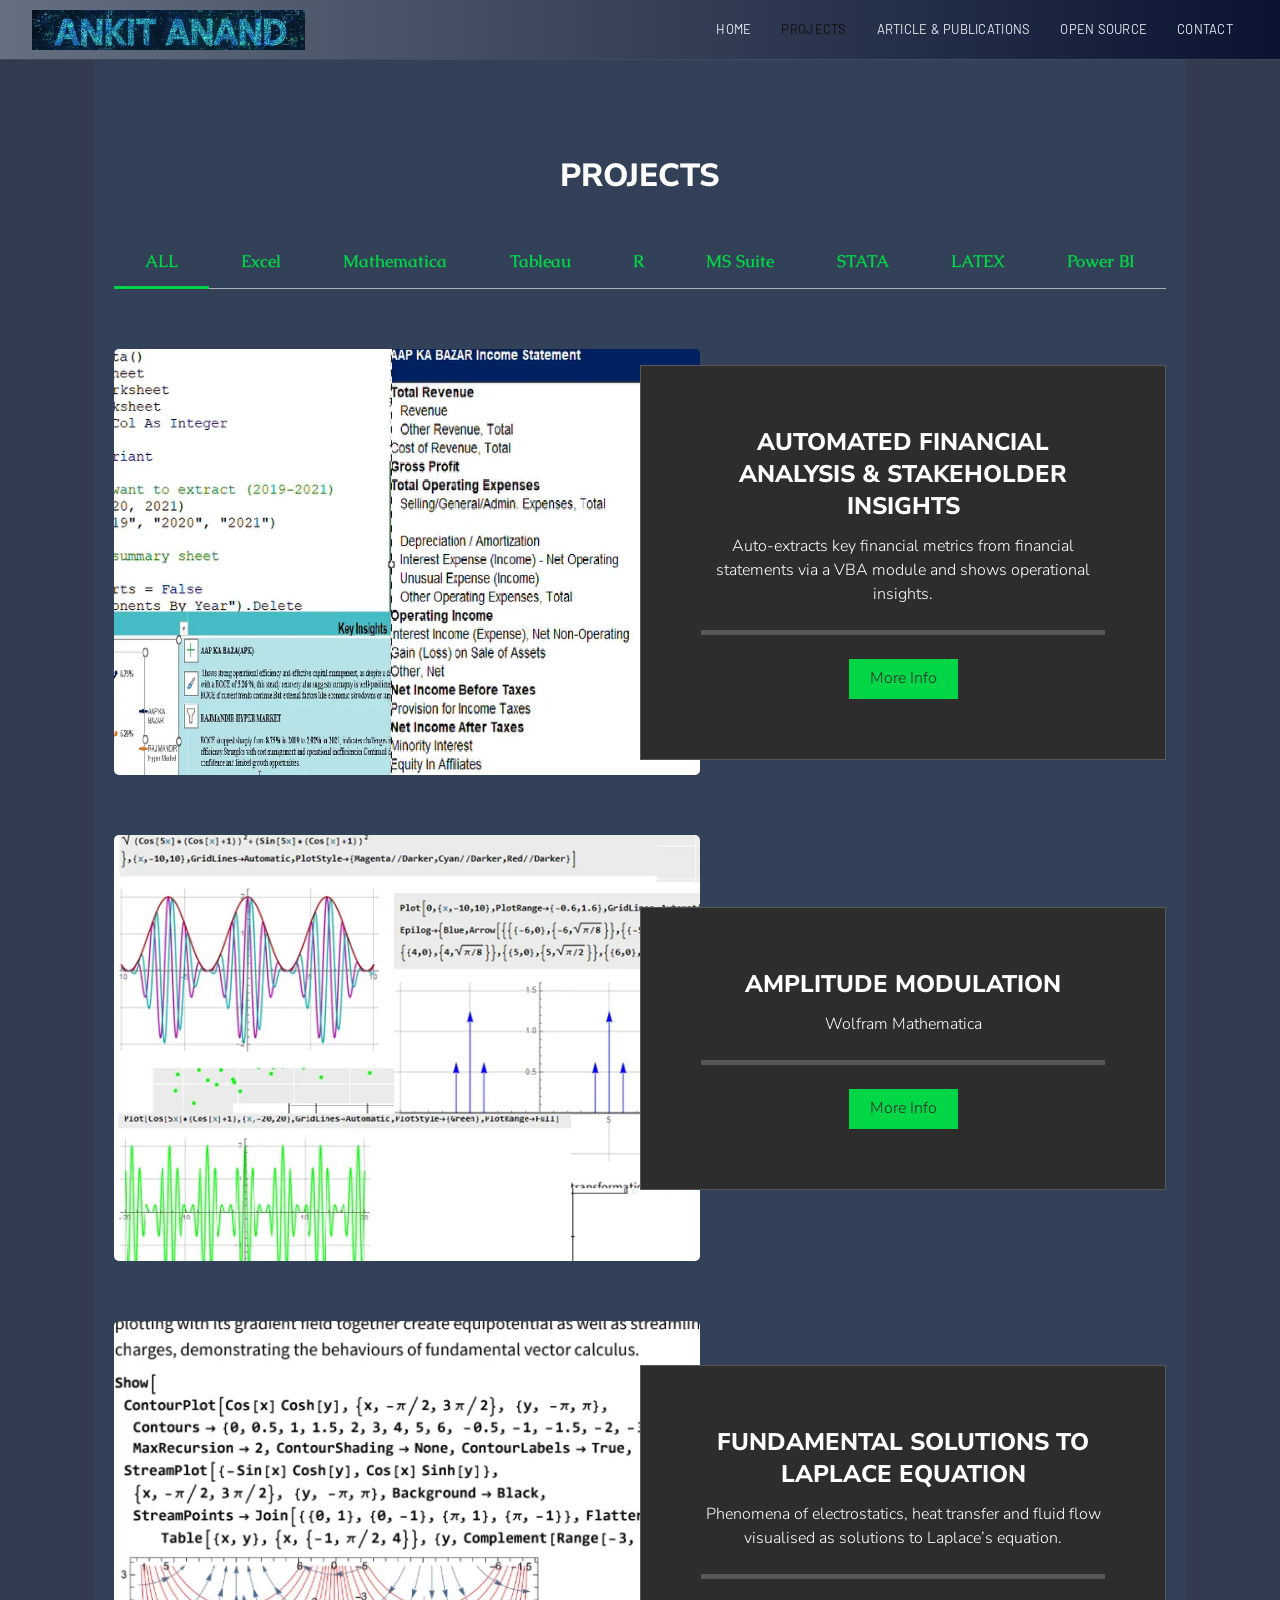
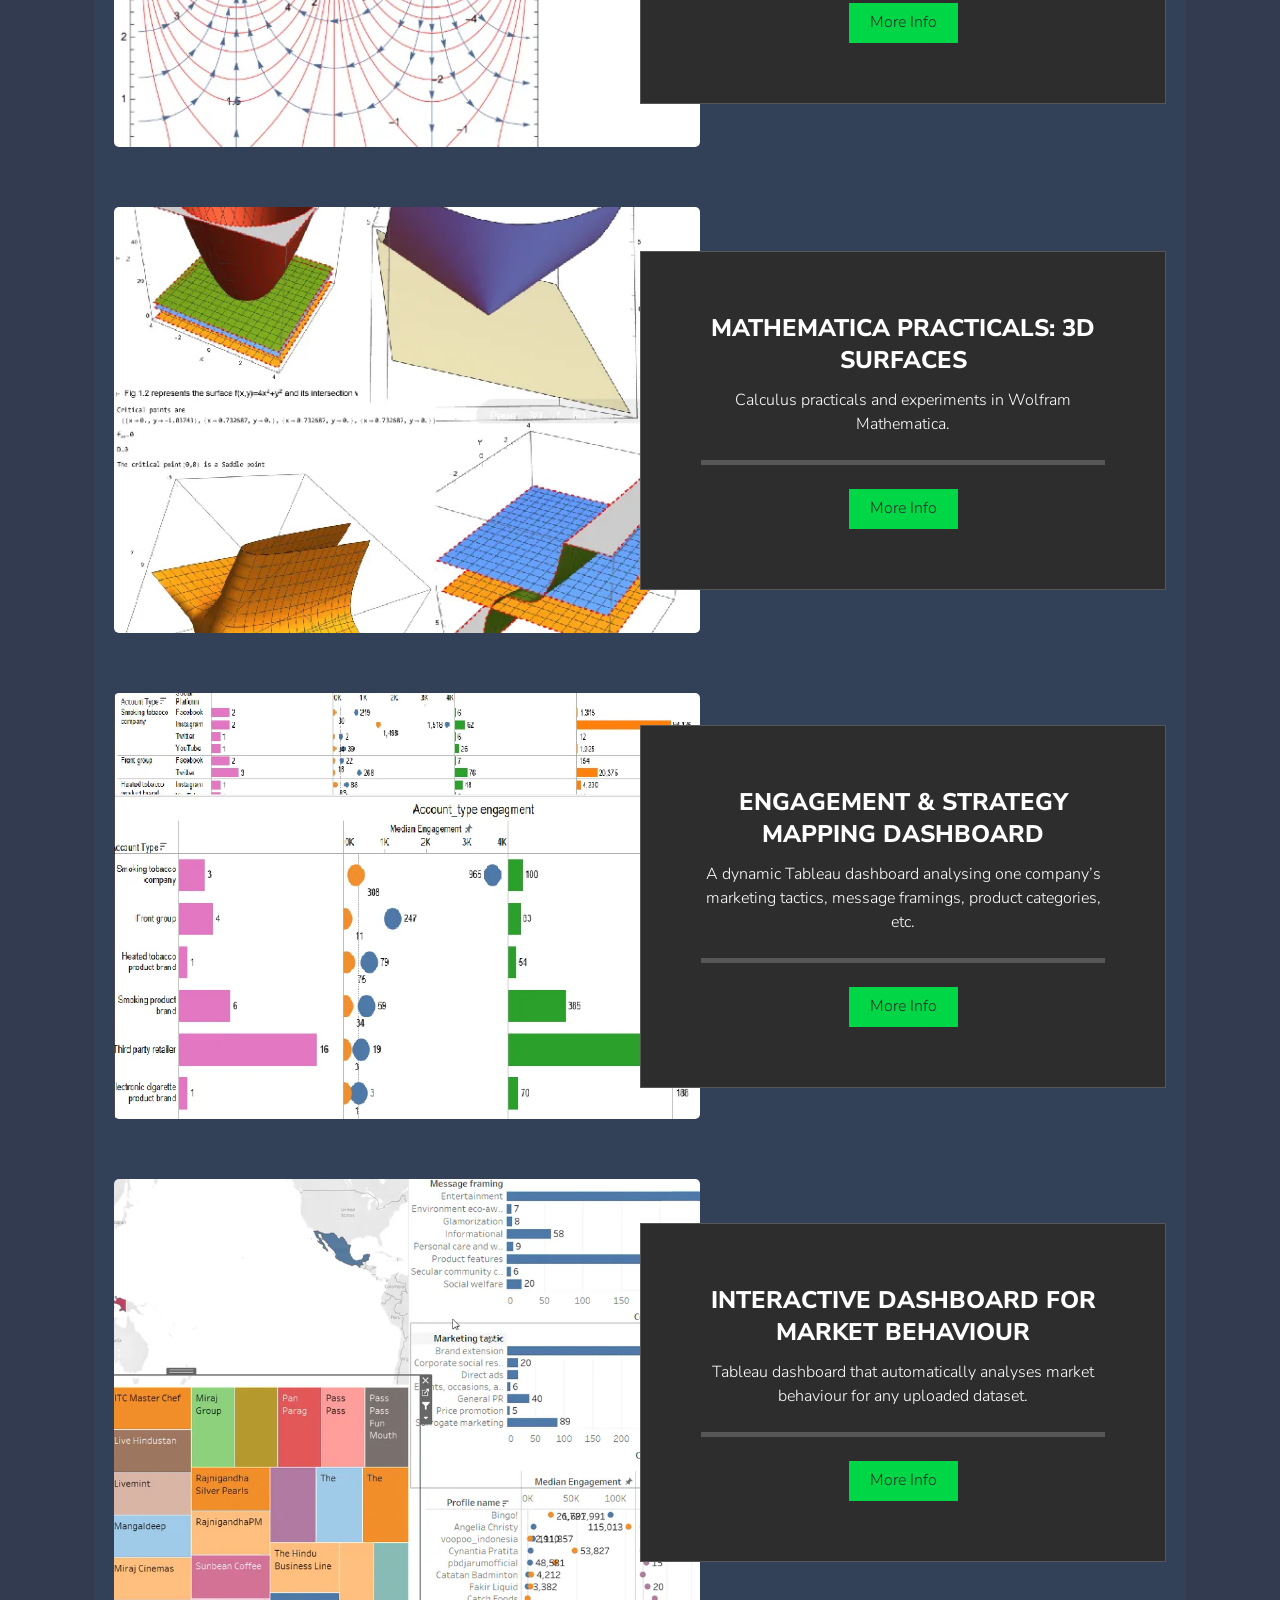
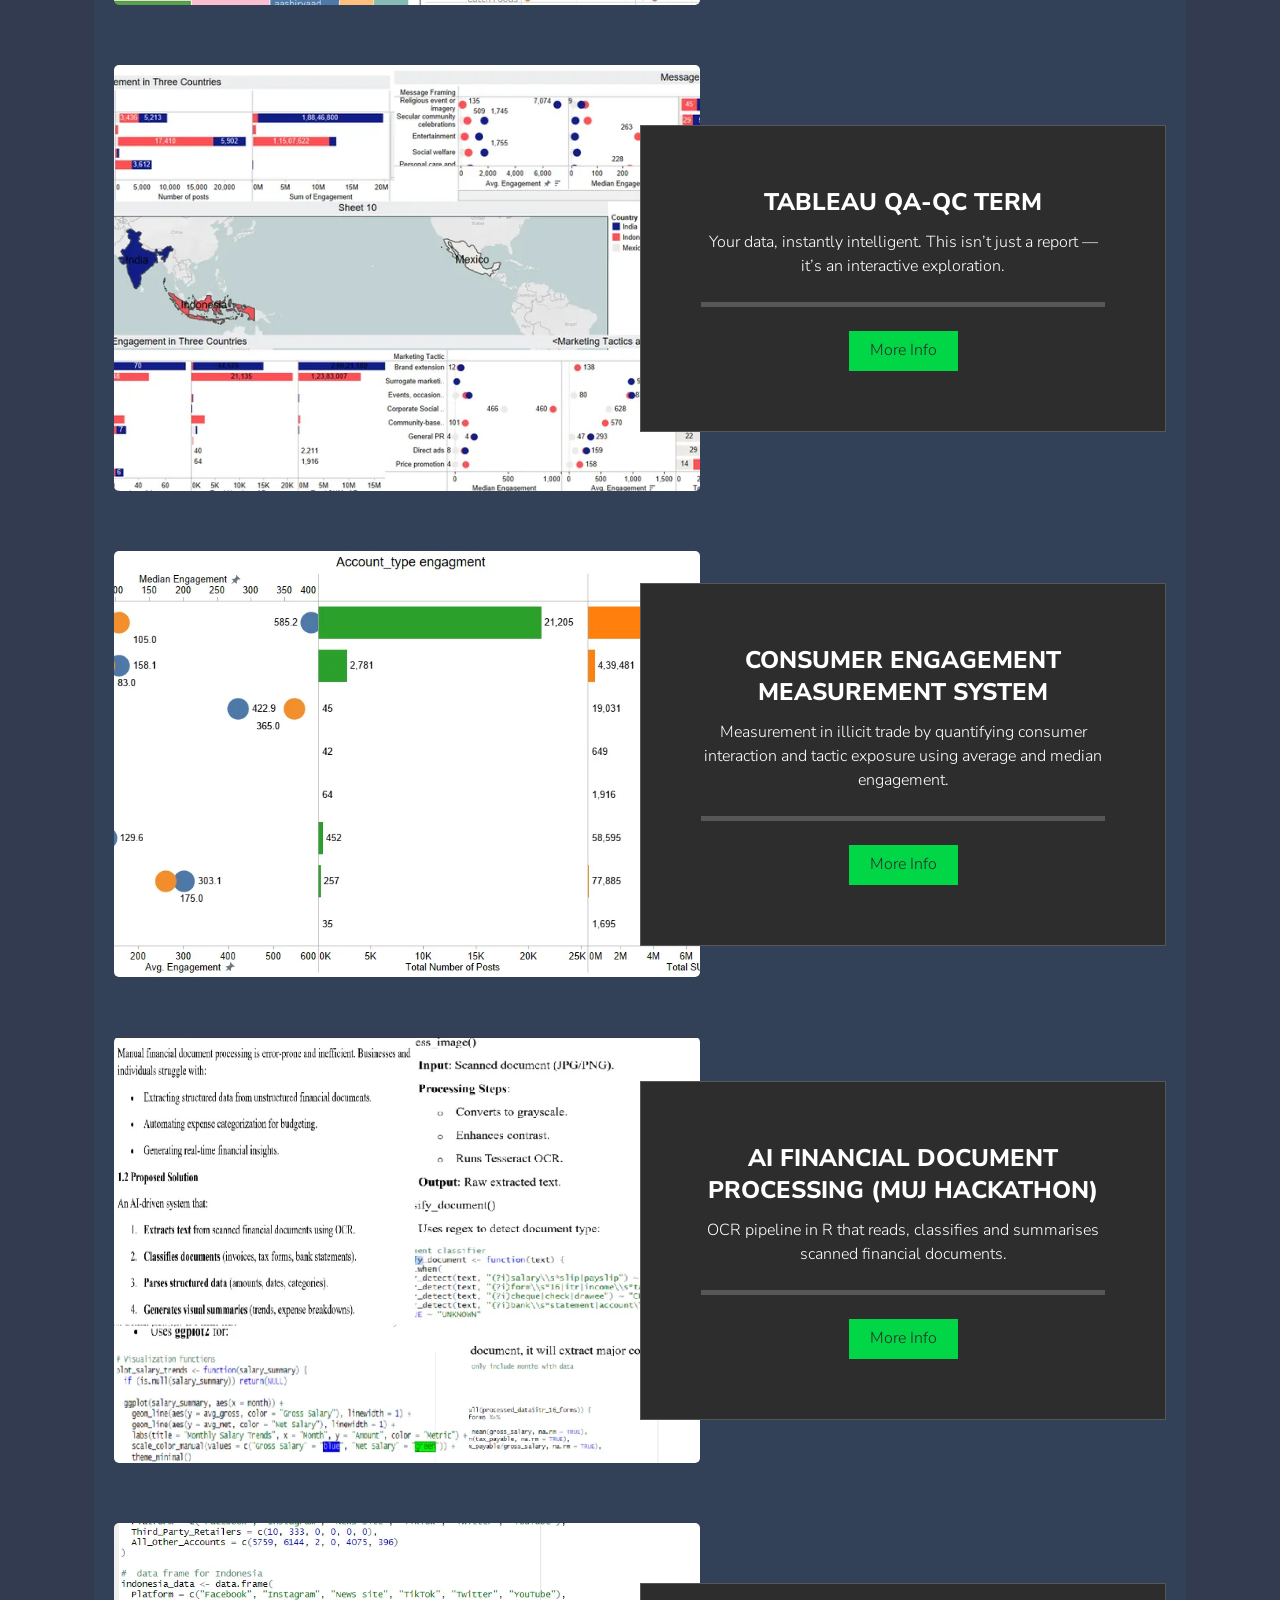
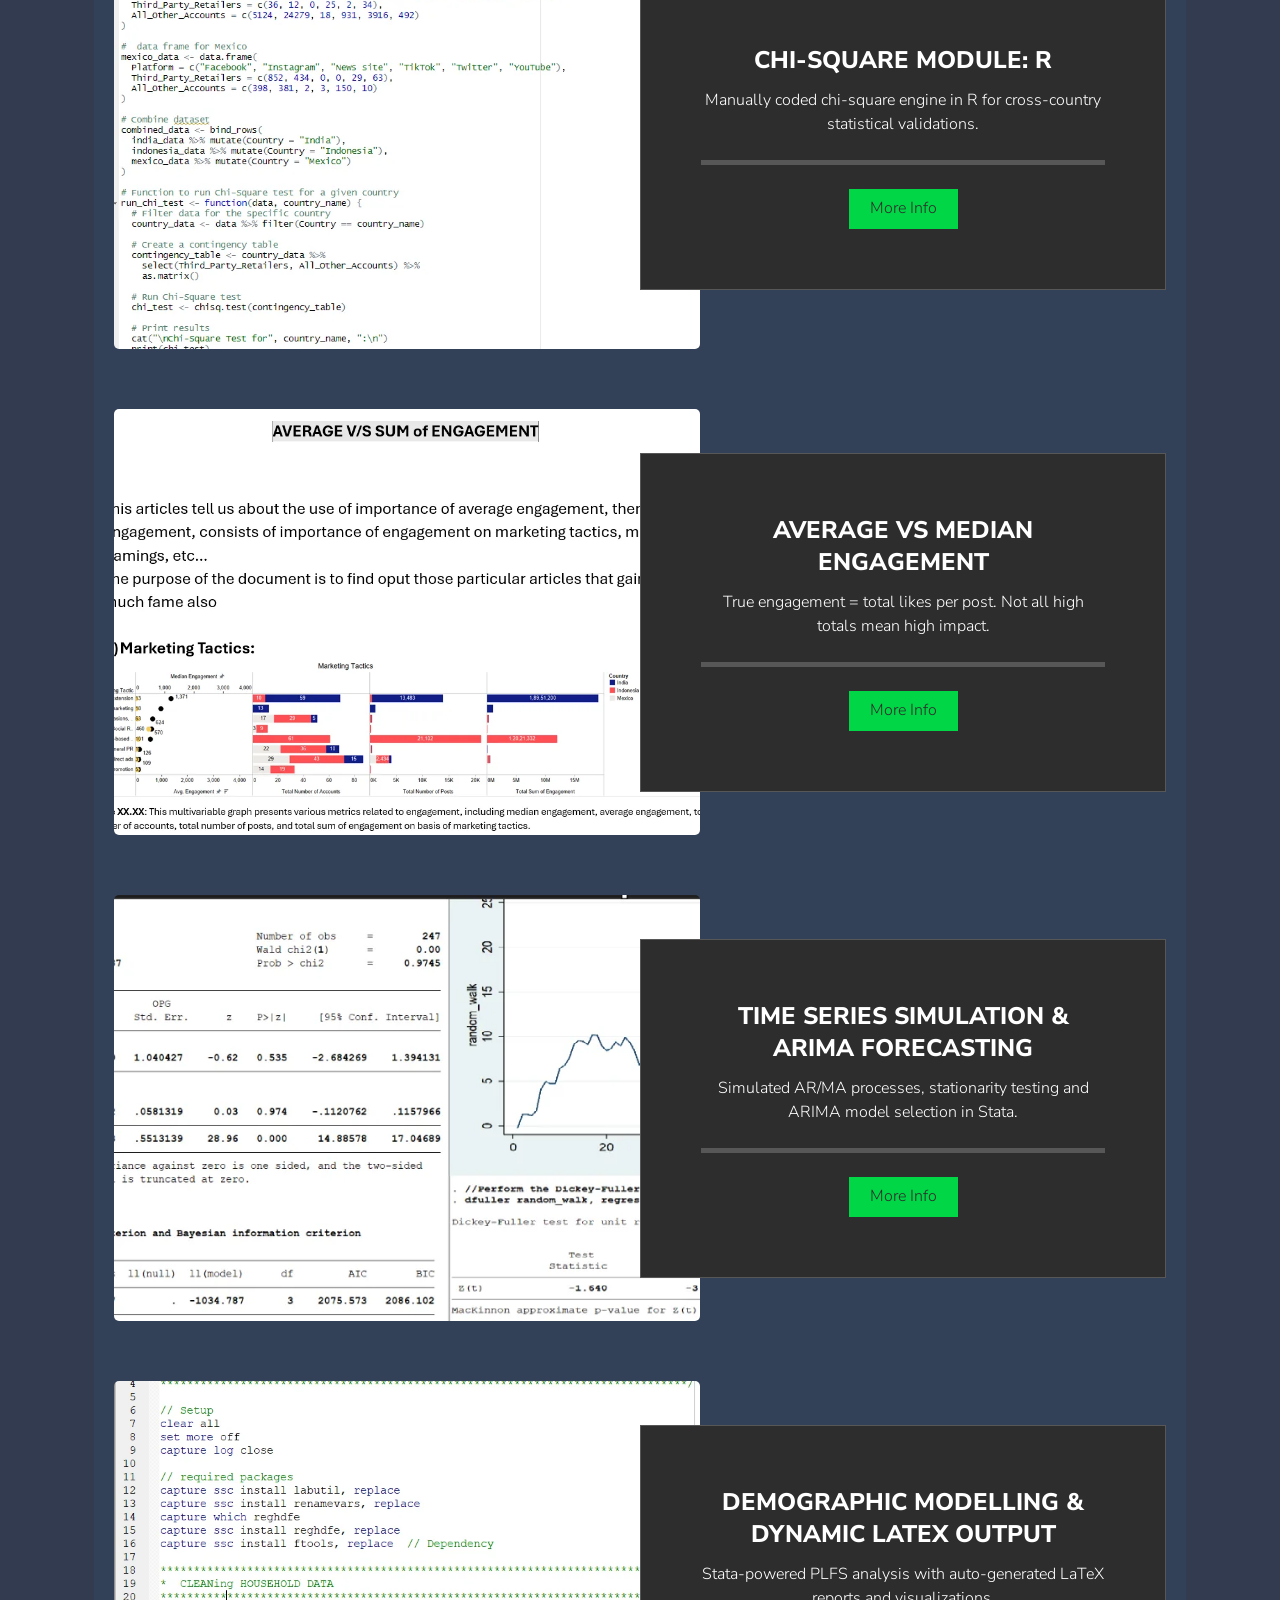
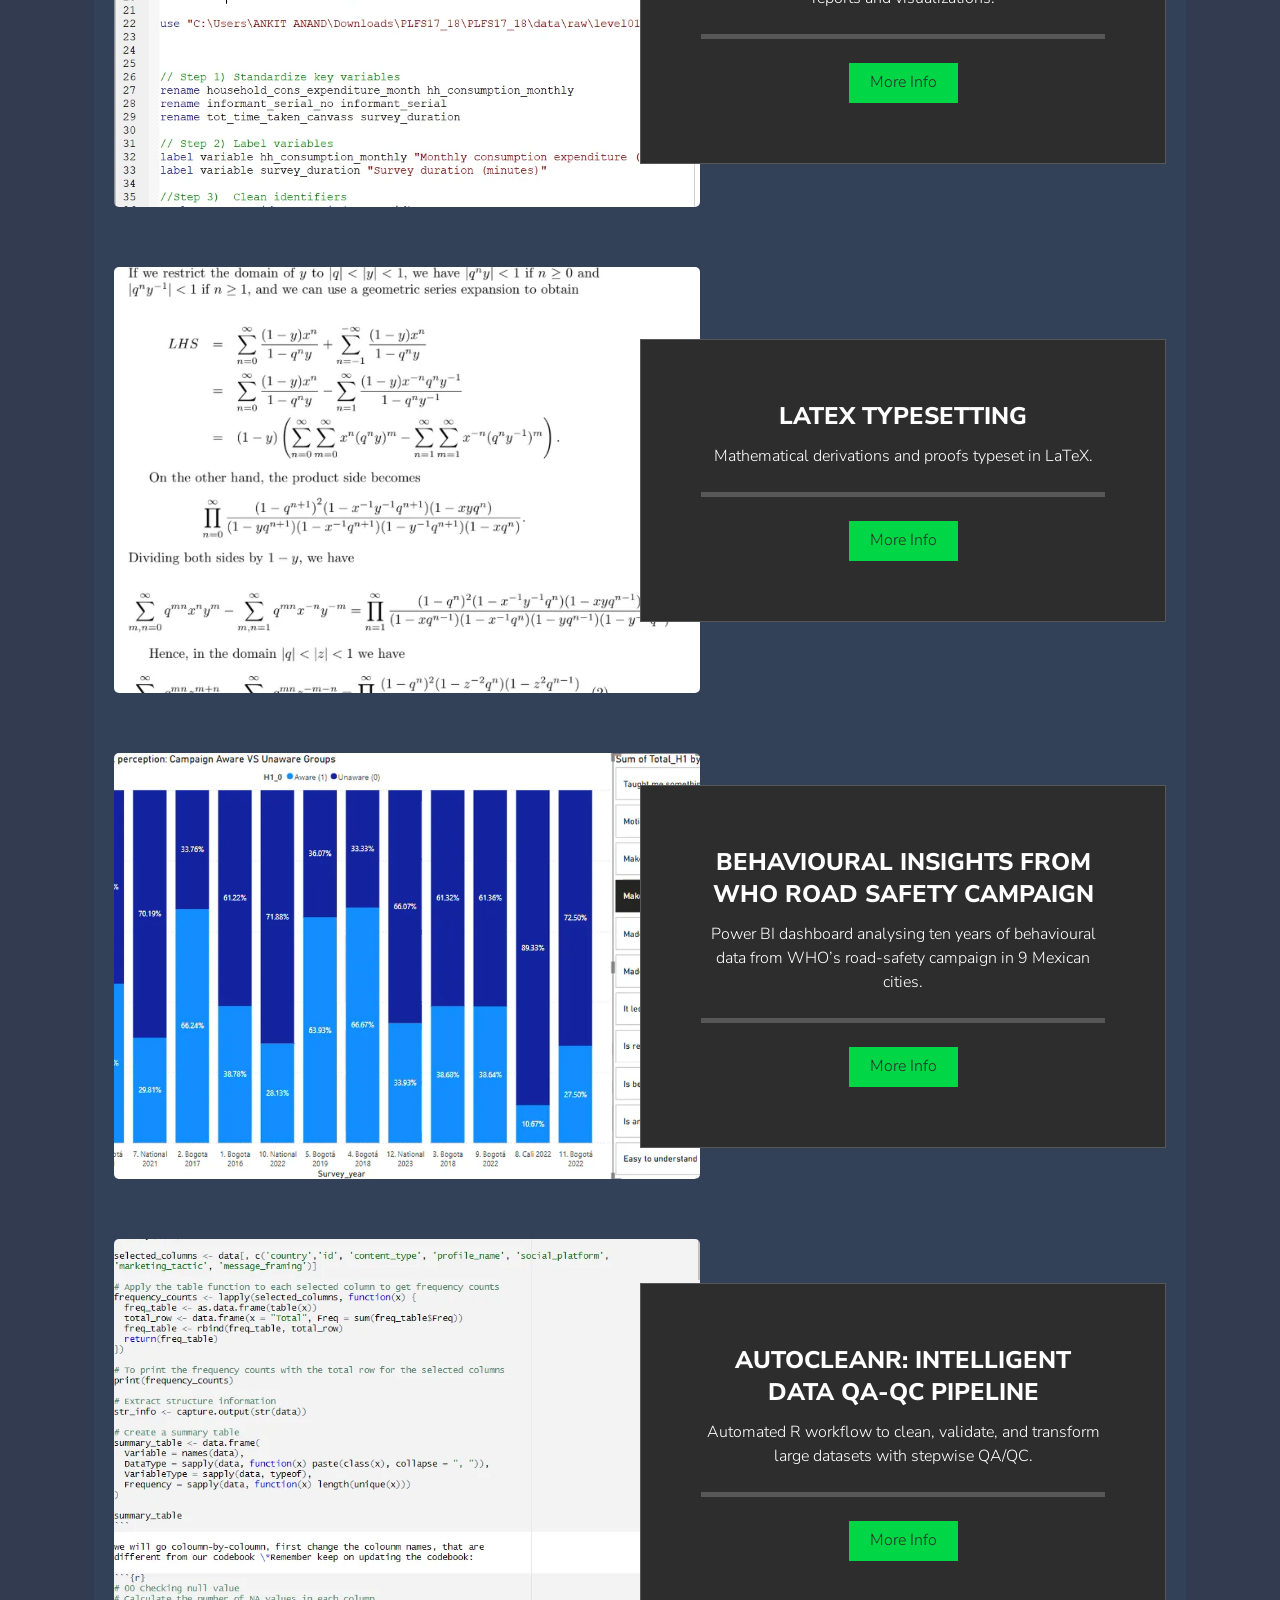
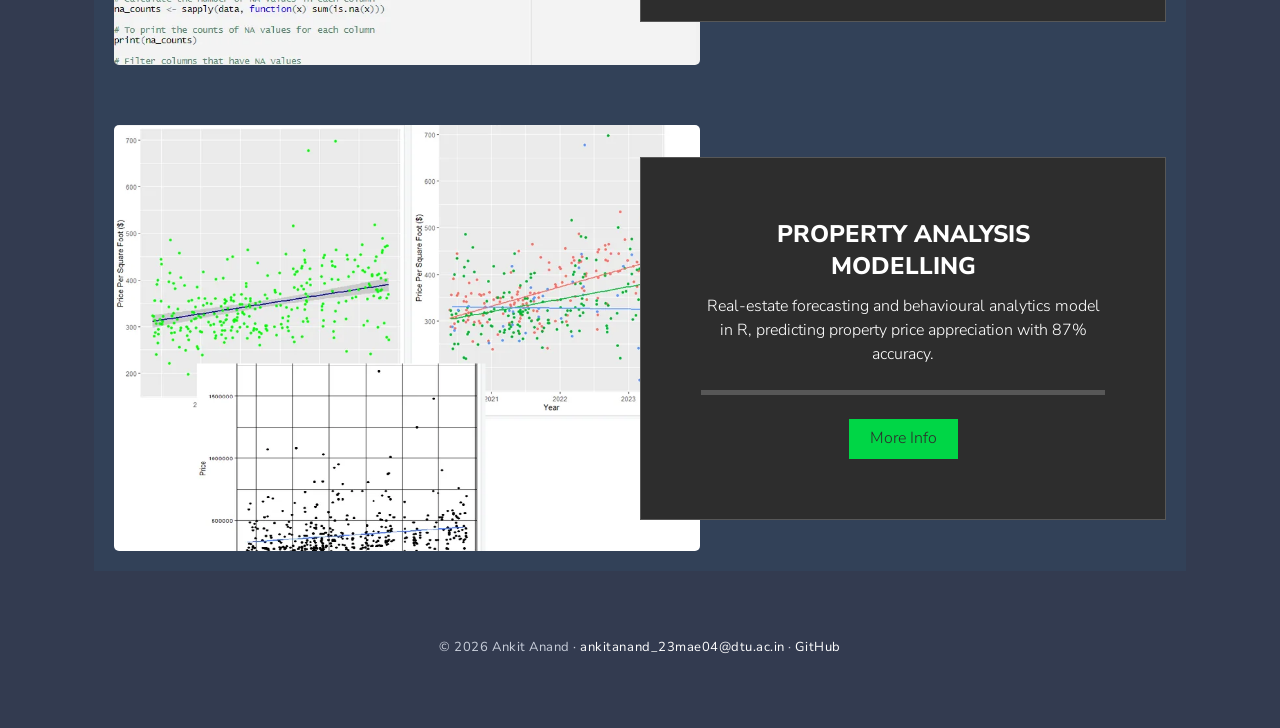
<file: projects.html>
<!doctype html>
<html lang="en">
<head>
  <meta charset="utf-8">
  <meta name="viewport" content="width=device-width, initial-scale=1">
  <title>Projects | Ankit Anand</title>
  <meta name="description" content="Projects by Ankit Anand: Excel-VBA financial automation, Wolfram Mathematica, Tableau and Power BI dashboards, and R, Stata and LaTeX work in economics and data analysis.">
  <link rel="canonical" href="https://chuggu12.github.io/projects.html">
  <meta property="og:type" content="website">
  <meta property="og:site_name" content="Ankit Anand">
  <meta property="og:title" content="Projects | Ankit Anand">
  <meta property="og:description" content="Projects by Ankit Anand: Excel-VBA financial automation, Wolfram Mathematica, Tableau and Power BI dashboards, and R, Stata and LaTeX work in economics and data analysis.">
  <meta property="og:url" content="https://chuggu12.github.io/projects.html">
  <meta property="og:image" content="https://chuggu12.github.io/assets/img/og.jpg">
  <meta property="og:image:alt" content="Ankit Anand">
  <meta name="twitter:card" content="summary_large_image">
  <meta name="theme-color" content="#0a1431">
  <link rel="icon" href="favicon.svg" type="image/svg+xml">
  <link rel="preconnect" href="https://fonts.googleapis.com">
  <link rel="preconnect" href="https://fonts.gstatic.com" crossorigin>
  <link href="https://fonts.googleapis.com/css2?family=Arimo:wght@400;700&family=Barlow:wght@300;400;500&family=Jost:wght@300;400;500;600&family=Nunito+Sans:opsz,wght@6..12,300;6..12,400;6..12,600;6..12,700;6..12,800;6..12,900&family=Playfair+Display:wght@700;800;900&family=Poppins:wght@500;600;700&family=Sedgwick+Ave+Display&family=Unbounded:wght@600;700;800&display=swap" rel="stylesheet">
  <link rel="stylesheet" href="assets/css/style.css">
  <link rel="stylesheet" href="assets/css/projects.css">
  <link rel="stylesheet" href="assets/css/fx.css">
  <script>document.documentElement.classList.add("js");setTimeout(function(){if(!window.__siteReady)document.documentElement.classList.remove("js")},3000);</script>
  <script src="assets/js/main.js" defer></script>
  <script src="assets/js/fx.js" defer></script>
</head>
<body>
  <a class="skip-link" href="#main">Skip to content</a>
  <header class="site-header">
    <div class="header-inner">
      <a class="logo" href="index.html" aria-label="Ankit Anand, home"><img src="assets/img/logo.webp" alt="Ankit Anand" width="273" height="40"></a>
      <button class="nav-toggle" type="button" aria-expanded="false" aria-controls="site-nav" aria-label="Open menu"><span></span><span></span><span></span></button>
      <nav class="site-nav" id="site-nav" aria-label="Main">
        <a href="index.html">Home</a>
        <a href="projects.html" aria-current="page">Projects</a>
        <a href="articles.html">Article &amp; Publications</a>
        <a href="open-source.html">Open Source</a>
        <a href="index.html#contact">Contact</a>
      </nav>
    </div>
  </header>

  <main id="main" class="projects-page">
    <section class="pj-panel" aria-labelledby="pj-title">
      <h1 class="pj-title" id="pj-title">Projects</h1>

      <div class="pj-filters" data-filters="#project-list" role="toolbar" aria-label="Filter projects">
        <button class="pj-filter is-active" type="button" data-filter="all" aria-pressed="true" aria-controls="project-list">ALL</button>
        <button class="pj-filter" type="button" data-filter="excel" aria-pressed="false" aria-controls="project-list">Excel</button>
        <button class="pj-filter" type="button" data-filter="mathematica" aria-pressed="false" aria-controls="project-list">Mathematica</button>
        <button class="pj-filter" type="button" data-filter="tableau" aria-pressed="false" aria-controls="project-list">Tableau</button>
        <button class="pj-filter" type="button" data-filter="r" aria-pressed="false" aria-controls="project-list">R</button>
        <button class="pj-filter" type="button" data-filter="ms-suite" aria-pressed="false" aria-controls="project-list">MS Suite</button>
        <button class="pj-filter" type="button" data-filter="stata" aria-pressed="false" aria-controls="project-list">STATA</button>
        <button class="pj-filter" type="button" data-filter="latex" aria-pressed="false" aria-controls="project-list">LATEX</button>
        <button class="pj-filter" type="button" data-filter="power-bi" aria-pressed="false" aria-controls="project-list">Power BI</button>
      </div>
      <p id="filter-status" class="sr-only" aria-live="polite"></p>

      <ul class="pj-list" id="project-list">
        <li class="pj-item" data-cats="excel ms-suite" data-anim="fade-expand">
          <div class="pj-media" data-dialog-open="pj-fin-vba">
            <img src="assets/img/fin-vba.webp" alt="Excel VBA macro code beside an Aap Ka Bazar income statement and a ROCE chart with key insights" width="1232" height="511" fetchpriority="high" decoding="async">
          </div>
          <div class="pj-card">
            <h2 class="pj-name">Automated Financial Analysis &amp; Stakeholder Insights</h2>
            <p class="pj-tagline">Auto-extracts key financial metrics from financial statements via a VBA module and shows operational insights.</p>
            <span class="pj-rule" aria-hidden="true"></span>
            <button class="btn-green pj-more" type="button" data-dialog-open="pj-fin-vba">More Info<span class="sr-only">: Automated Financial Analysis &amp; Stakeholder Insights</span></button>
          </div>
        </li>

        <li class="pj-item" data-cats="mathematica" data-anim="fade-expand">
          <div class="pj-media" data-dialog-open="pj-am">
            <img src="assets/img/am-signal.webp" alt="Mathematica plots of an amplitude-modulated signal and its spectral lines" width="636" height="614" loading="lazy" decoding="async">
          </div>
          <div class="pj-card">
            <h2 class="pj-name">Amplitude Modulation</h2>
            <p class="pj-tagline">Wolfram Mathematica</p>
            <span class="pj-rule" aria-hidden="true"></span>
            <button class="btn-green pj-more" type="button" data-dialog-open="pj-am">More Info<span class="sr-only">: Amplitude Modulation</span></button>
          </div>
        </li>

        <li class="pj-item" data-cats="mathematica" data-anim="fade-expand">
          <div class="pj-media" data-dialog-open="pj-laplace">
            <img src="assets/img/laplace.webp" alt="Mathematica code with a contour and stream plot of cos(x)·cosh(y)" width="602" height="571" loading="lazy" decoding="async">
          </div>
          <div class="pj-card">
            <h2 class="pj-name">Fundamental Solutions to Laplace Equation</h2>
            <p class="pj-tagline">Phenomena of electrostatics, heat transfer and fluid flow visualised as solutions to Laplace&rsquo;s equation.</p>
            <span class="pj-rule" aria-hidden="true"></span>
            <button class="btn-green pj-more" type="button" data-dialog-open="pj-laplace">More Info<span class="sr-only">: Fundamental Solutions to Laplace Equation</span></button>
          </div>
        </li>

        <li class="pj-item" data-cats="mathematica" data-anim="fade-expand">
          <div class="pj-media" data-dialog-open="pj-surfaces">
            <img src="assets/img/surfaces.webp" alt="Mathematica 3D surface plots with tangent planes and intersecting surfaces" width="623" height="639" loading="lazy" decoding="async">
          </div>
          <div class="pj-card">
            <h2 class="pj-name">Mathematica Practicals: 3D Surfaces</h2>
            <p class="pj-tagline">Calculus practicals and experiments in Wolfram Mathematica.</p>
            <span class="pj-rule" aria-hidden="true"></span>
            <button class="btn-green pj-more" type="button" data-dialog-open="pj-surfaces">More Info<span class="sr-only">: Mathematica Practicals: 3D Surfaces</span></button>
          </div>
        </li>

        <li class="pj-item" data-cats="tableau" data-anim="fade-expand">
          <div class="pj-media" data-dialog-open="pj-engagement">
            <img src="assets/img/engagement-dashboard.webp" alt="Tableau bar and dot charts of engagement by account type and social platform" width="847" height="709" loading="lazy" decoding="async">
          </div>
          <div class="pj-card">
            <h2 class="pj-name">Engagement &amp; Strategy Mapping Dashboard</h2>
            <p class="pj-tagline">A dynamic Tableau dashboard analysing one company&rsquo;s marketing tactics, message framings, product categories, etc.</p>
            <span class="pj-rule" aria-hidden="true"></span>
            <button class="btn-green pj-more" type="button" data-dialog-open="pj-engagement">More Info<span class="sr-only">: Engagement &amp; Strategy Mapping Dashboard</span></button>
          </div>
        </li>

        <li class="pj-item" data-cats="tableau ms-suite" data-anim="fade-expand">
          <div class="pj-media" data-dialog-open="pj-market">
            <img src="assets/img/market-dashboard.webp" alt="Tableau dashboard with a world map, a treemap of companies and bar charts of message framing and marketing tactics" width="1400" height="637" loading="lazy" decoding="async">
          </div>
          <div class="pj-card">
            <h2 class="pj-name">Interactive Dashboard for Market Behaviour</h2>
            <p class="pj-tagline">Tableau dashboard that automatically analyses market behaviour for any uploaded dataset.</p>
            <span class="pj-rule" aria-hidden="true"></span>
            <button class="btn-green pj-more" type="button" data-dialog-open="pj-market">More Info<span class="sr-only">: Interactive Dashboard for Market Behaviour</span></button>
          </div>
        </li>

        <li class="pj-item" data-cats="tableau" data-anim="fade-expand">
          <div class="pj-media" data-dialog-open="pj-term-qa">
            <img src="assets/img/term-qa.webp" alt="Tableau QA-QC dashboard of social-media platforms and engagement in three countries, with a map" width="1400" height="487" loading="lazy" decoding="async">
          </div>
          <div class="pj-card">
            <h2 class="pj-name">Tableau QA-QC TERM</h2>
            <p class="pj-tagline">Your data, instantly intelligent. This isn&rsquo;t just a report &mdash; it&rsquo;s an interactive exploration.</p>
            <span class="pj-rule" aria-hidden="true"></span>
            <button class="btn-green pj-more" type="button" data-dialog-open="pj-term-qa">More Info<span class="sr-only">: Tableau QA-QC TERM</span></button>
          </div>
        </li>

        <li class="pj-item" data-cats="tableau r" data-anim="fade-expand">
          <div class="pj-media" data-dialog-open="pj-consumer">
            <img src="assets/img/consumer-engagement.webp" alt="Tableau chart of average and median engagement, total posts and total engagement by account type" width="1234" height="583" loading="lazy" decoding="async">
          </div>
          <div class="pj-card">
            <h2 class="pj-name">Consumer Engagement Measurement System</h2>
            <p class="pj-tagline">Measurement in illicit trade by quantifying consumer interaction and tactic exposure using average and median engagement.</p>
            <span class="pj-rule" aria-hidden="true"></span>
            <button class="btn-green pj-more" type="button" data-dialog-open="pj-consumer">More Info<span class="sr-only">: Consumer Engagement Measurement System</span></button>
          </div>
        </li>

        <li class="pj-item" data-cats="r" data-anim="fade-expand">
          <div class="pj-media" data-dialog-open="pj-muj">
            <img src="assets/img/hackathon-muj.webp" alt="Project write-up and R code for OCR-based processing of financial documents" width="750" height="542" loading="lazy" decoding="async">
          </div>
          <div class="pj-card">
            <h2 class="pj-name">AI Financial Document Processing (MUJ Hackathon)</h2>
            <p class="pj-tagline">OCR pipeline in R that reads, classifies and summarises scanned financial documents.</p>
            <span class="pj-rule" aria-hidden="true"></span>
            <button class="btn-green pj-more" type="button" data-dialog-open="pj-muj">More Info<span class="sr-only">: AI Financial Document Processing (MUJ Hackathon)</span></button>
          </div>
        </li>

        <li class="pj-item" data-cats="r" data-anim="fade-expand">
          <div class="pj-media" data-dialog-open="pj-chi-square">
            <img src="assets/img/chi-square.webp" alt="R code that runs chi-square tests on platform data for India, Indonesia and Mexico" width="843" height="817" loading="lazy" decoding="async">
          </div>
          <div class="pj-card">
            <h2 class="pj-name">Chi-Square Module: R</h2>
            <p class="pj-tagline">Manually coded chi-square engine in R for cross-country statistical validations.</p>
            <span class="pj-rule" aria-hidden="true"></span>
            <button class="btn-green pj-more" type="button" data-dialog-open="pj-chi-square">More Info<span class="sr-only">: Chi-Square Module: R</span></button>
          </div>
        </li>

        <li class="pj-item" data-cats="ms-suite" data-anim="fade-expand">
          <div class="pj-media" data-dialog-open="pj-avg-median">
            <img src="assets/img/avg-median.webp" alt="Document titled Average vs Sum of Engagement with a chart of engagement by marketing tactic" width="1078" height="699" loading="lazy" decoding="async">
          </div>
          <div class="pj-card">
            <h2 class="pj-name">Average vs Median Engagement</h2>
            <p class="pj-tagline">True engagement = total likes per post. Not all high totals mean high impact.</p>
            <span class="pj-rule" aria-hidden="true"></span>
            <button class="btn-green pj-more" type="button" data-dialog-open="pj-avg-median">More Info<span class="sr-only">: Average vs Median Engagement</span></button>
          </div>
        </li>

        <li class="pj-item" data-cats="stata" data-anim="fade-expand">
          <div class="pj-media" data-dialog-open="pj-time-series">
            <img src="assets/img/stata-ts.webp" alt="Stata ARIMA regression output, a random-walk plot and a Dickey-Fuller unit-root test" width="1067" height="507" loading="lazy" decoding="async">
          </div>
          <div class="pj-card">
            <h2 class="pj-name">Time Series Simulation &amp; ARIMA Forecasting</h2>
            <p class="pj-tagline">Simulated AR/MA processes, stationarity testing and ARIMA model selection in Stata.</p>
            <span class="pj-rule" aria-hidden="true"></span>
            <button class="btn-green pj-more" type="button" data-dialog-open="pj-time-series">More Info<span class="sr-only">: Time Series Simulation &amp; ARIMA Forecasting</span></button>
          </div>
        </li>

        <li class="pj-item" data-cats="stata latex" data-anim="fade-expand">
          <div class="pj-media" data-dialog-open="pj-plfs">
            <img src="assets/img/plfs-latex.webp" alt="Stata do-file that cleans and analyses PLFS 2017-18 household data" width="878" height="1005" loading="lazy" decoding="async">
          </div>
          <div class="pj-card">
            <h2 class="pj-name">Demographic Modelling &amp; Dynamic LaTeX Output</h2>
            <p class="pj-tagline">Stata-powered PLFS analysis with auto-generated LaTeX reports and visualizations.</p>
            <span class="pj-rule" aria-hidden="true"></span>
            <button class="btn-green pj-more" type="button" data-dialog-open="pj-plfs">More Info<span class="sr-only">: Demographic Modelling &amp; Dynamic LaTeX Output</span></button>
          </div>
        </li>

        <li class="pj-item" data-cats="latex" data-anim="fade-expand">
          <div class="pj-media" data-dialog-open="pj-latex">
            <img src="assets/img/latex-proofs.webp" alt="Typeset LaTeX derivation of a series and product identity" width="718" height="720" loading="lazy" decoding="async">
          </div>
          <div class="pj-card">
            <h2 class="pj-name">LaTeX Typesetting</h2>
            <p class="pj-tagline">Mathematical derivations and proofs typeset in LaTeX.</p>
            <span class="pj-rule" aria-hidden="true"></span>
            <button class="btn-green pj-more" type="button" data-dialog-open="pj-latex">More Info<span class="sr-only">: LaTeX Typesetting</span></button>
          </div>
        </li>

        <li class="pj-item" data-cats="power-bi excel" data-anim="fade-expand">
          <div class="pj-media" data-dialog-open="pj-road-safety">
            <img src="assets/img/road-safety.webp" alt="Power BI stacked bar chart of risk perception in campaign-aware and unaware groups by city and year" width="1199" height="671" loading="lazy" decoding="async">
          </div>
          <div class="pj-card">
            <h2 class="pj-name">Behavioural Insights from WHO Road Safety Campaign</h2>
            <p class="pj-tagline">Power BI dashboard analysing ten years of behavioural data from WHO&rsquo;s road-safety campaign in 9 Mexican cities.</p>
            <span class="pj-rule" aria-hidden="true"></span>
            <button class="btn-green pj-more" type="button" data-dialog-open="pj-road-safety">More Info<span class="sr-only">: Behavioural Insights from WHO Road Safety Campaign</span></button>
          </div>
        </li>

        <li class="pj-item" data-cats="r" data-anim="fade-expand">
          <div class="pj-media" data-dialog-open="pj-autocleanr">
            <img src="assets/img/autocleanr.webp" alt="R Markdown code that cleans column names and builds frequency and summary tables" width="847" height="788" loading="lazy" decoding="async">
          </div>
          <div class="pj-card">
            <h2 class="pj-name">AutoCleanR: Intelligent Data QA-QC Pipeline</h2>
            <p class="pj-tagline">Automated R workflow to clean, validate, and transform large datasets with stepwise QA/QC.</p>
            <span class="pj-rule" aria-hidden="true"></span>
            <button class="btn-green pj-more" type="button" data-dialog-open="pj-autocleanr">More Info<span class="sr-only">: AutoCleanR: Intelligent Data QA-QC Pipeline</span></button>
          </div>
        </li>

        <li class="pj-item" data-cats="r" data-anim="fade-expand">
          <div class="pj-media" data-dialog-open="pj-property">
            <img src="assets/img/property.webp" alt="R scatter plots of price per square foot by year with fitted trend lines" width="896" height="658" loading="lazy" decoding="async">
          </div>
          <div class="pj-card">
            <h2 class="pj-name">Property Analysis Modelling</h2>
            <p class="pj-tagline">Real-estate forecasting and behavioural analytics model in R, predicting property price appreciation with 87% accuracy.</p>
            <span class="pj-rule" aria-hidden="true"></span>
            <button class="btn-green pj-more" type="button" data-dialog-open="pj-property">More Info<span class="sr-only">: Property Analysis Modelling</span></button>
          </div>
        </li>
      </ul>
    </section>

    <!-- ===== "More Info" dialogs ===== -->
    <dialog class="modal pj-modal" id="pj-fin-vba" aria-labelledby="pj-fin-vba-title">
      <button class="dialog-close" type="button" data-dialog-close aria-label="Close">&times;</button>
      <div class="modal-card">
        <h2 class="pj-modal-title" id="pj-fin-vba-title">Automated Financial Analysis &amp; Stakeholder Insights</h2>
        <ul class="pj-tags" aria-label="Tools"><li>MS Excel-VBA</li></ul>
        <figure class="pj-figure">
          <video controls preload="none" playsinline poster="assets/img/fin-vba.webp" width="1280" height="682">
            <source src="assets/video/excel-vba.mp4" type="video/mp4">
            <a href="assets/video/excel-vba.mp4">Download the VBA module demo video</a>
          </video>
          <figcaption>Demo video (2:23) &middot; <button class="pj-textbtn" type="button" data-lightbox="assets/img/fin-vba.webp" data-alt="Excel VBA macro code beside an Aap Ka Bazar income statement and a ROCE chart with key insights" data-caption="Automated Financial Analysis &amp; Stakeholder Insights">View the screenshot full size</button></figcaption>
        </figure>
        <div class="pj-text">
          <p>Built a VBA automation module that extracts key financial components directly from company financial statements and instantly computes all major financial ratios&mdash;profitability, liquidity, leverage, solvency, valuation, and efficiency metrics. The module benchmarked two companies side-by-side, generated B&ndash;factor comparisons, highlighted performance gaps, and produced an automated summary report covering risk, capital structure, operational health, and financial stability. Designed for fast, error-free financial analysis without manual computation.</p>
        </div>
      </div>
    </dialog>

    <dialog class="modal pj-modal" id="pj-am" aria-labelledby="pj-am-title">
      <button class="dialog-close" type="button" data-dialog-close aria-label="Close">&times;</button>
      <div class="modal-card">
        <h2 class="pj-modal-title" id="pj-am-title">Amplitude Modulation</h2>
        <ul class="pj-tags" aria-label="Tools"><li>Wolfram Mathematica</li></ul>
        <div class="pj-figure">
          <button class="pj-zoom" type="button" data-lightbox="assets/img/am-signal.webp" data-alt="Mathematica plots of an amplitude-modulated signal and its spectral lines" data-caption="Amplitude Modulation">
            <img src="assets/img/am-signal.webp" alt="Mathematica plots of an amplitude-modulated signal and its spectral lines" width="636" height="614" loading="lazy" decoding="async">
            <span class="pj-zoom-hint">View full size</span>
          </button>
        </div>
        <div class="pj-text">
          <ul>
            <li>Investigated the full theoretical pipeline of amplitude modulation: carrier generation, modulating waveform synthesis, single-tone AM formation, and extension to multi-frequency audio signals.</li>
            <li>Implemented AM mathematically using y(t) = [A + M&middot;cos(&omega;<sub>m</sub>t + &#981;)]&middot;sin(&omega;<sub>c</sub>t), focusing on the interaction between baseband and high-frequency carriers.</li>
            <li>Applied the forward Fourier Transform to decompose the AM signal into spectral lines&mdash;carrier, upper sideband, lower sideband&mdash;and analytically derived sideband amplitudes under different modulation indices.</li>
            <li>Used the inverse Fourier Transform to reconstruct the original AM waveform, confirming theoretical spectral symmetry and linear composition of sinusoidal components.</li>
          </ul>
        </div>
        <p class="pj-links"><a class="btn-outline" href="https://github.com/Chuggu12/Amplitude-Modulation-analysis" target="_blank" rel="noopener">Code on GitHub<span class="sr-only"> (opens in a new tab)</span></a></p>
      </div>
    </dialog>

    <dialog class="modal pj-modal" id="pj-laplace" aria-labelledby="pj-laplace-title">
      <button class="dialog-close" type="button" data-dialog-close aria-label="Close">&times;</button>
      <div class="modal-card">
        <h2 class="pj-modal-title" id="pj-laplace-title">Fundamental Solutions to Laplace Equation</h2>
        <ul class="pj-tags" aria-label="Tools"><li>Mathematica</li></ul>
        <div class="pj-figure">
          <button class="pj-zoom" type="button" data-lightbox="assets/img/laplace.webp" data-alt="Mathematica code with a contour and stream plot of cos(x)·cosh(y)" data-caption="Fundamental Solutions to Laplace Equation">
            <img src="assets/img/laplace.webp" alt="Mathematica code with a contour and stream plot of cos(x)·cosh(y)" width="602" height="571" loading="lazy" decoding="async">
            <span class="pj-zoom-hint">View full size</span>
          </button>
        </div>
        <div class="pj-text">
          <p>A Mathematica demonstration that overlays <code>ContourPlot</code> equipotentials and <code>StreamPlot</code> flow lines for cos(x)&middot;cosh(y), illustrating how a solution of Laplace&rsquo;s equation describes electrostatics, heat transfer and fluid dynamics. Part of the Mathematica practicals collection.</p>
        </div>
        <p class="pj-links"><a class="btn-outline" href="https://github.com/Chuggu12/Mathematica-Practicals" target="_blank" rel="noopener">Code on GitHub<span class="sr-only"> (opens in a new tab)</span></a></p>
      </div>
    </dialog>

    <dialog class="modal pj-modal" id="pj-surfaces" aria-labelledby="pj-surfaces-title">
      <button class="dialog-close" type="button" data-dialog-close aria-label="Close">&times;</button>
      <div class="modal-card">
        <h2 class="pj-modal-title" id="pj-surfaces-title">Mathematica Practicals: 3D Surfaces</h2>
        <ul class="pj-tags" aria-label="Tools"><li>Mathematica</li></ul>
        <div class="pj-figure">
          <button class="pj-zoom" type="button" data-lightbox="assets/img/surfaces.webp" data-alt="Mathematica 3D surface plots with tangent planes and intersecting surfaces" data-caption="Mathematica Practicals: 3D Surfaces">
            <img src="assets/img/surfaces.webp" alt="Mathematica 3D surface plots with tangent planes and intersecting surfaces" width="623" height="639" loading="lazy" decoding="async">
            <span class="pj-zoom-hint">View full size</span>
          </button>
        </div>
        <div class="pj-text">
          <p>A collection of Mathematica notebooks from the BMATHS Calculus course plus own experiments: 18 numbered calculus practicals and 4 assignments, bisection and false-position root-finding written from scratch with iteration tables to a 10<sup>&minus;6</sup> tolerance, region plots and surface visualisations.</p>
        </div>
        <p class="pj-links"><a class="btn-outline" href="https://github.com/Chuggu12/Mathematica-Practicals" target="_blank" rel="noopener">Code on GitHub<span class="sr-only"> (opens in a new tab)</span></a></p>
      </div>
    </dialog>

    <dialog class="modal pj-modal" id="pj-engagement" aria-labelledby="pj-engagement-title">
      <button class="dialog-close" type="button" data-dialog-close aria-label="Close">&times;</button>
      <div class="modal-card">
        <h2 class="pj-modal-title" id="pj-engagement-title">Engagement &amp; Strategy Mapping Dashboard</h2>
        <ul class="pj-tags" aria-label="Tools"><li>Tableau</li></ul>
        <div class="pj-figure">
          <button class="pj-zoom" type="button" data-lightbox="assets/img/engagement-dashboard.webp" data-alt="Tableau bar and dot charts of engagement by account type and social platform" data-caption="Engagement &amp; Strategy Mapping Dashboard">
            <img src="assets/img/engagement-dashboard.webp" alt="Tableau bar and dot charts of engagement by account type and social platform" width="847" height="709" loading="lazy" decoding="async">
            <span class="pj-zoom-hint">View full size</span>
          </button>
        </div>
        <div class="pj-text">
          <p>A dynamic Tableau dashboard analysing one company&rsquo;s marketing tactics, message framings, product categories, etc.</p>
        </div>
      </div>
    </dialog>

    <dialog class="modal pj-modal" id="pj-market" aria-labelledby="pj-market-title">
      <button class="dialog-close" type="button" data-dialog-close aria-label="Close">&times;</button>
      <div class="modal-card">
        <h2 class="pj-modal-title" id="pj-market-title">Interactive Dashboard for Market Behaviour</h2>
        <ul class="pj-tags" aria-label="Tools"><li>Tableau</li><li>MS Excel</li></ul>
        <figure class="pj-figure">
          <video controls preload="none" playsinline poster="assets/img/market-dashboard.webp" width="1280" height="682">
            <source src="assets/video/tableau-market.mp4" type="video/mp4">
            <a href="assets/video/tableau-market.mp4">Download the dashboard demo video</a>
          </video>
          <figcaption>Demo video (1:56) &middot; <button class="pj-textbtn" type="button" data-lightbox="assets/img/market-dashboard.webp" data-alt="Tableau dashboard with a world map, a treemap of companies and bar charts of message framing and marketing tactics" data-caption="Interactive Dashboard for Market Behaviour">View the screenshot full size</button></figcaption>
        </figure>
        <div class="pj-text">
          <p>Developed an advanced Tableau dashboard that automatically analyses market behaviour for any dataset uploaded into the system. The dashboard identifies key marketing tactics, message framings, product categories, and loophole-exploiting strategies used by companies. It includes dynamic, map-based visualisation that lets users click on a country to instantly view its market behaviour&mdash;total companies tracked, dominant tactics, high-engagement profiles, and recent policy-evasion trends. The dashboard updates insights in real time and serves as a rapid-analysis tool for surveillance teams (TERM), enabling consistent monitoring of marketing patterns across regions.</p>
        </div>
      </div>
    </dialog>

    <dialog class="modal pj-modal" id="pj-term-qa" aria-labelledby="pj-term-qa-title">
      <button class="dialog-close" type="button" data-dialog-close aria-label="Close">&times;</button>
      <div class="modal-card">
        <h2 class="pj-modal-title" id="pj-term-qa-title">Tableau QA-QC TERM</h2>
        <ul class="pj-tags" aria-label="Tools"><li>Tableau</li></ul>
        <div class="pj-figure">
          <button class="pj-zoom" type="button" data-lightbox="assets/img/term-qa.webp" data-alt="Tableau QA-QC dashboard of social-media platforms and engagement in three countries, with a map" data-caption="Tableau QA-QC TERM">
            <img src="assets/img/term-qa.webp" alt="Tableau QA-QC dashboard of social-media platforms and engagement in three countries, with a map" width="1400" height="487" loading="lazy" decoding="async">
            <span class="pj-zoom-hint">View full size</span>
          </button>
        </div>
        <div class="pj-text">
          <p>Your data, instantly intelligent. This isn&rsquo;t just a report &mdash; it&rsquo;s an interactive exploration.</p>
          <p>Related code: <a href="https://github.com/Chuggu12/VITAL_STRATGIES_PAC_TOBACCO-UNIT" target="_blank" rel="noopener">the TERM data QA/QC workflow in R<span class="sr-only"> (opens in a new tab)</span></a></p>
        </div>
      </div>
    </dialog>

    <dialog class="modal pj-modal" id="pj-consumer" aria-labelledby="pj-consumer-title">
      <button class="dialog-close" type="button" data-dialog-close aria-label="Close">&times;</button>
      <div class="modal-card">
        <h2 class="pj-modal-title" id="pj-consumer-title">Consumer Engagement Measurement System</h2>
        <ul class="pj-tags" aria-label="Tools"><li>Tableau</li><li>R</li></ul>
        <div class="pj-figure">
          <button class="pj-zoom" type="button" data-lightbox="assets/img/consumer-engagement.webp" data-alt="Tableau chart of average and median engagement, total posts and total engagement by account type" data-caption="Consumer Engagement Measurement System">
            <img src="assets/img/consumer-engagement.webp" alt="Tableau chart of average and median engagement, total posts and total engagement by account type" width="1234" height="583" loading="lazy" decoding="async">
            <span class="pj-zoom-hint">View full size</span>
          </button>
        </div>
        <div class="pj-text">
          <p>Measurement in illicit trade by quantifying consumer interaction and tactic exposure using average and median engagement.</p>
        </div>
      </div>
    </dialog>

    <dialog class="modal pj-modal" id="pj-muj" aria-labelledby="pj-muj-title">
      <button class="dialog-close" type="button" data-dialog-close aria-label="Close">&times;</button>
      <div class="modal-card">
        <h2 class="pj-modal-title" id="pj-muj-title">AI Financial Document Processing (MUJ Hackathon)</h2>
        <ul class="pj-tags" aria-label="Tools"><li>R</li><li>Tesseract OCR</li><li>magick</li><li>tidyverse</li><li>ggplot2</li><li>openxlsx</li></ul>
        <div class="pj-figure">
          <button class="pj-zoom" type="button" data-lightbox="assets/img/hackathon-muj.webp" data-alt="Project write-up and R code for OCR-based processing of financial documents" data-caption="AI Financial Document Processing (MUJ Hackathon)">
            <img src="assets/img/hackathon-muj.webp" alt="Project write-up and R code for OCR-based processing of financial documents" width="750" height="542" loading="lazy" decoding="async">
            <span class="pj-zoom-hint">View full size</span>
          </button>
        </div>
        <div class="pj-text">
          <p>A MUJ Hackathon project in R. It uses Tesseract OCR to read scanned financial documents (salary slips, Form 16/ITR, cheques and bank statements), sorts them by type with keyword rules, extracts key fields such as PAN, net pay and cheque amounts with regex, groups bank transactions into 13 categories and exports ggplot2 charts and an Excel report.</p>
        </div>
        <p class="pj-links"><a class="btn-outline" href="https://github.com/Chuggu12/MUJ-HACKATHON" target="_blank" rel="noopener">Code on GitHub<span class="sr-only"> (opens in a new tab)</span></a></p>
      </div>
    </dialog>

    <dialog class="modal pj-modal" id="pj-chi-square" aria-labelledby="pj-chi-square-title">
      <button class="dialog-close" type="button" data-dialog-close aria-label="Close">&times;</button>
      <div class="modal-card">
        <h2 class="pj-modal-title" id="pj-chi-square-title">Chi-Square Module: R</h2>
        <ul class="pj-tags" aria-label="Tools"><li>R</li></ul>
        <div class="pj-figure">
          <button class="pj-zoom" type="button" data-lightbox="assets/img/chi-square.webp" data-alt="R code that runs chi-square tests on platform data for India, Indonesia and Mexico" data-caption="Chi-Square Module: R">
            <img src="assets/img/chi-square.webp" alt="R code that runs chi-square tests on platform data for India, Indonesia and Mexico" width="843" height="817" loading="lazy" decoding="async">
            <span class="pj-zoom-hint">View full size</span>
          </button>
        </div>
        <div class="pj-text">
          <p>Manually coded chi-square engine in R for cross-country statistical validations.</p>
        </div>
      </div>
    </dialog>

    <dialog class="modal pj-modal" id="pj-avg-median" aria-labelledby="pj-avg-median-title">
      <button class="dialog-close" type="button" data-dialog-close aria-label="Close">&times;</button>
      <div class="modal-card">
        <h2 class="pj-modal-title" id="pj-avg-median-title">Average vs Median Engagement</h2>
        <ul class="pj-tags" aria-label="Tools"><li>MS Suite</li></ul>
        <div class="pj-figure">
          <button class="pj-zoom" type="button" data-lightbox="assets/img/avg-median.webp" data-alt="Document titled Average vs Sum of Engagement with a chart of engagement by marketing tactic" data-caption="Average vs Median Engagement">
            <img src="assets/img/avg-median.webp" alt="Document titled Average vs Sum of Engagement with a chart of engagement by marketing tactic" width="1078" height="699" loading="lazy" decoding="async">
            <span class="pj-zoom-hint">View full size</span>
          </button>
        </div>
        <div class="pj-text">
          <p>True engagement = total likes per post. Not all high totals mean high impact.</p>
        </div>
      </div>
    </dialog>

    <dialog class="modal pj-modal" id="pj-time-series" aria-labelledby="pj-time-series-title">
      <button class="dialog-close" type="button" data-dialog-close aria-label="Close">&times;</button>
      <div class="modal-card">
        <h2 class="pj-modal-title" id="pj-time-series-title">Time Series Simulation &amp; ARIMA Forecasting</h2>
        <ul class="pj-tags" aria-label="Tools"><li>Stata</li><li>Python</li></ul>
        <div class="pj-figure">
          <button class="pj-zoom" type="button" data-lightbox="assets/img/stata-ts.webp" data-alt="Stata ARIMA regression output, a random-walk plot and a Dickey-Fuller unit-root test" data-caption="Time Series Simulation &amp; ARIMA Forecasting">
            <img src="assets/img/stata-ts.webp" alt="Stata ARIMA regression output, a random-walk plot and a Dickey-Fuller unit-root test" width="1067" height="507" loading="lazy" decoding="async">
            <span class="pj-zoom-hint">View full size</span>
          </button>
        </div>
        <div class="pj-text">
          <p>Conducted extensive time-series simulations, generating between 10 and 10,000 realizations of Random Walk, AR(1), AR(2), MA(1), and MA(2) processes to analyse convergence behaviour, oscillation patterns, and long-run variance stability. To isolate the stochastic component of each series, I applied detrending and differencing transformations and validated stationarity using DF, ADF, and KPSS testing frameworks. I further compared linear, quadratic, and cubic deterministic trend models using AIC/BIC, empirically establishing the linear trend as the optimal specification. Using these diagnostics, I estimated multiple ARIMA configurations&mdash;(0,1,1), (1,1,0), (1,1,1), (2,1,0), and (0,1,2)&mdash;and selected the best-fit model through information criteria and residual analysis. The project also included a complete forecasting pipeline, incorporating PACF/ACF interpretation, residual validation, and visualisation of out-of-sample predictions.</p>
        </div>
      </div>
    </dialog>

    <dialog class="modal pj-modal" id="pj-plfs" aria-labelledby="pj-plfs-title">
      <button class="dialog-close" type="button" data-dialog-close aria-label="Close">&times;</button>
      <div class="modal-card">
        <h2 class="pj-modal-title" id="pj-plfs-title">Demographic Modelling &amp; Dynamic LaTeX Output</h2>
        <ul class="pj-tags" aria-label="Tools"><li>Stata</li><li>LaTeX</li></ul>
        <div class="pj-figure">
          <button class="pj-zoom" type="button" data-lightbox="assets/img/plfs-latex.webp" data-alt="Stata do-file that cleans and analyses PLFS 2017-18 household data" data-caption="Demographic Modelling &amp; Dynamic LaTeX Output">
            <img src="assets/img/plfs-latex.webp" alt="Stata do-file that cleans and analyses PLFS 2017-18 household data" width="878" height="1005" loading="lazy" decoding="async">
            <span class="pj-zoom-hint">View full size</span>
          </button>
        </div>
        <div class="pj-text">
          <p>Stata-powered PLFS analysis with auto-generated LaTeX reports and visualizations.</p>
        </div>
      </div>
    </dialog>

    <dialog class="modal pj-modal" id="pj-latex" aria-labelledby="pj-latex-title">
      <button class="dialog-close" type="button" data-dialog-close aria-label="Close">&times;</button>
      <div class="modal-card">
        <h2 class="pj-modal-title" id="pj-latex-title">LaTeX Typesetting</h2>
        <ul class="pj-tags" aria-label="Tools"><li>LaTeX</li></ul>
        <div class="pj-figure">
          <button class="pj-zoom" type="button" data-lightbox="assets/img/latex-proofs.webp" data-alt="Typeset LaTeX derivation of a series and product identity" data-caption="LaTeX Typesetting">
            <img src="assets/img/latex-proofs.webp" alt="Typeset LaTeX derivation of a series and product identity" width="718" height="720" loading="lazy" decoding="async">
            <span class="pj-zoom-hint">View full size</span>
          </button>
        </div>
        <div class="pj-text">
          <p>Mathematical derivations and proofs typeset in LaTeX.</p>
        </div>
      </div>
    </dialog>

    <dialog class="modal pj-modal" id="pj-road-safety" aria-labelledby="pj-road-safety-title">
      <button class="dialog-close" type="button" data-dialog-close aria-label="Close">&times;</button>
      <div class="modal-card">
        <h2 class="pj-modal-title" id="pj-road-safety-title">Behavioural Insights from WHO Road Safety Campaign</h2>
        <ul class="pj-tags" aria-label="Tools"><li>Power BI</li><li>Excel</li></ul>
        <div class="pj-figure">
          <button class="pj-zoom" type="button" data-lightbox="assets/img/road-safety.webp" data-alt="Power BI stacked bar chart of risk perception in campaign-aware and unaware groups by city and year" data-caption="Behavioural Insights from WHO Road Safety Campaign">
            <img src="assets/img/road-safety.webp" alt="Power BI stacked bar chart of risk perception in campaign-aware and unaware groups by city and year" width="1199" height="671" loading="lazy" decoding="async">
            <span class="pj-zoom-hint">View full size</span>
          </button>
        </div>
        <div class="pj-text">
          <p>An advanced Power BI dashboard to analyse ten years of qualitative and behavioural data from WHO&rsquo;s Road Safety Campaign conducted across 9 major Mexican cities. The project involved studying household- and community-level behavioural responses, perception shifts, and campaign effectiveness over time. Using Power BI&rsquo;s data-modelling and interactive-visualisation capabilities, I transformed raw qualitative inputs into structured behavioural indicators&mdash;attitude shifts, risk perceptions, compliance patterns, and demographic-based differences. The dashboard features drill-down city-level comparisons, behavioural segmentation, temporal trend analysis, and clustering of households based on safety awareness and policy responsiveness, measuring which campaign messages resulted in measurable shifts in public awareness. Final insights and visual reports were prepared for policy partners, enabling evidence-based refinement of future road-safety interventions.</p>
        </div>
      </div>
    </dialog>

    <dialog class="modal pj-modal" id="pj-autocleanr" aria-labelledby="pj-autocleanr-title">
      <button class="dialog-close" type="button" data-dialog-close aria-label="Close">&times;</button>
      <div class="modal-card">
        <h2 class="pj-modal-title" id="pj-autocleanr-title">AutoCleanR: Intelligent Data QA-QC Pipeline</h2>
        <ul class="pj-tags" aria-label="Tools"><li>R</li></ul>
        <div class="pj-figure">
          <button class="pj-zoom" type="button" data-lightbox="assets/img/autocleanr.webp" data-alt="R Markdown code that cleans column names and builds frequency and summary tables" data-caption="AutoCleanR: Intelligent Data QA-QC Pipeline">
            <img src="assets/img/autocleanr.webp" alt="R Markdown code that cleans column names and builds frequency and summary tables" width="847" height="788" loading="lazy" decoding="async">
            <span class="pj-zoom-hint">View full size</span>
          </button>
        </div>
        <div class="pj-text">
          <p>Automated R workflow to clean, validate, and transform large datasets with stepwise QA/QC.</p>
        </div>
      </div>
    </dialog>

    <dialog class="modal pj-modal" id="pj-property" aria-labelledby="pj-property-title">
      <button class="dialog-close" type="button" data-dialog-close aria-label="Close">&times;</button>
      <div class="modal-card">
        <h2 class="pj-modal-title" id="pj-property-title">Property Analysis Modelling</h2>
        <ul class="pj-tags" aria-label="Tools"><li>R</li><li>Python</li></ul>
        <div class="pj-figure">
          <button class="pj-zoom" type="button" data-lightbox="assets/img/property.webp" data-alt="R scatter plots of price per square foot by year with fitted trend lines" data-caption="Property Analysis Modelling">
            <img src="assets/img/property.webp" alt="R scatter plots of price per square foot by year with fitted trend lines" width="896" height="658" loading="lazy" decoding="async">
            <span class="pj-zoom-hint">View full size</span>
          </button>
        </div>
        <div class="pj-text">
          <p>I developed a real estate forecasting and behavioural analytics model in R using basic packages to predict property price appreciation with an accuracy of 87%, enabling more informed investment decisions. The project included building income-tier&ndash;based behavioural segments to understand consumer affordability, spending capacity, and preference patterns across market categories. I integrated the full analysis into clear visual dashboards and published the reproducible codebase on GitHub, supporting data-driven decision-making for strategic property investment and market evaluation.</p>
        </div>
        <p class="pj-links"><a class="btn-outline" href="https://github.com/Chuggu12/Property-Analysis" target="_blank" rel="noopener">Code on GitHub<span class="sr-only"> (opens in a new tab)</span></a></p>
      </div>
    </dialog>
  </main>

  <footer class="site-footer">
    <p>&copy; <span data-year>2026</span> Ankit Anand &middot; <a href="mailto:ankitanand_23mae04@dtu.ac.in">ankitanand_23mae04@dtu.ac.in</a> &middot; <a href="https://github.com/Chuggu12" target="_blank" rel="noopener">GitHub</a></p>
  </footer>

  <script>
    /* Projects page extras (main.js does the filtering and the live count itself):
       - toolbar keyboard support (one tab stop, arrow keys / Home / End);
       - when the tabs overflow (phones): fades the bar's edges and scrolls the chosen filter into view. */
    (function () {
      var bar = document.querySelector(".pj-filters");
      var list = document.getElementById("project-list");
      if (!bar || !list) return;
      var buttons = Array.prototype.slice.call(bar.querySelectorAll("[data-filter]"));
      var smooth = !window.matchMedia("(prefers-reduced-motion: reduce)").matches;
      var rove = function (on) { buttons.forEach(function (b) { b.tabIndex = b === on ? 0 : -1; }); };
      rove(bar.querySelector('[aria-pressed="true"]') || buttons[0]);
      var fit = function () { bar.classList.toggle("is-scrollable", bar.scrollWidth > bar.clientWidth + 1); };
      fit();
      window.addEventListener("resize", fit);
      if (document.fonts) document.fonts.ready.then(fit);

      bar.addEventListener("click", function (e) {
        var btn = e.target.closest("[data-filter]");
        if (!btn) return;
        rove(btn);
        if (bar.scrollWidth > bar.clientWidth) {
          bar.scrollTo({ left: btn.offsetLeft - (bar.clientWidth - btn.offsetWidth) / 2, behavior: smooth ? "smooth" : "auto" });
        }
      });

      bar.addEventListener("keydown", function (e) {
        var i = buttons.indexOf(document.activeElement);
        if (i < 0) return;
        var last = buttons.length - 1;
        var j = e.key === "ArrowRight" ? (i === last ? 0 : i + 1)
          : e.key === "ArrowLeft" ? (i === 0 ? last : i - 1)
          : e.key === "Home" ? 0
          : e.key === "End" ? last : -1;
        if (j < 0) return;
        e.preventDefault();
        rove(buttons[j]);
        buttons[j].focus();
      });
    })();
  </script>
</body>
</html>
</file>
<file: assets/css/style.css>
/* =========================================================
   Ankit Anand — site styles (hand-built recreation of the Wix design)
   Shared tokens, header/footer, Wix-style motion, and home page sections.
   Page-specific styles live in projects.css / articles.css / open-source.css
   ========================================================= */

:root {
  /* palette sampled from the Wix site */
  --navy: #091330;
  --navy-2: #0a1431;
  --slate: #333b50;
  --slate-2: #4d5466;
  --slate-3: #52596c;
  --gray-band: #5d5d60;
  --charcoal: #2d2d2d;
  --header-l: #657081;
  --green: #00d646;
  --lime: #c2ff00;
  --olive: #bada55;
  --mint: #c1efee;
  --mint-2: #d0f2d8;
  --steel: rgb(190, 199, 213);
  --purple-1: #a446d4;
  --purple-2: #8218e6;
  --purple-box: rgba(70, 30, 110, .38);
  --tab-bar: #e6e0de;
  --tab-panel: #b2beb0;
  --cream: #f6ebe4;
  --white: #ffffff;
  --ink: #111111;

  /* type — free stand-ins for the Wix fonts (Lulo Clean, Avenir, Futura, DIN, CA Smut) */
  --f-lulo: "Unbounded", "Arial Black", sans-serif;
  --f-avenir: "Nunito Sans", "Avenir Next", Avenir, "Segoe UI", sans-serif;
  --f-futura: "Jost", Futura, "Century Gothic", sans-serif;
  --f-din: "Barlow", "DIN Next", "Segoe UI", sans-serif;
  --f-poppins: "Poppins", "Segoe UI", sans-serif;
  --f-serif: "Playfair Display", Georgia, serif;
  --f-helv: "Arimo", Helvetica, Arial, sans-serif;
  --f-graffiti: "Sedgwick Ave Display", "Permanent Marker", cursive;

  /* Wix motion curves */
  --ease-wix: cubic-bezier(.645, .045, .355, 1);
  --ease-float: cubic-bezier(.445, .05, .55, .95);

  --header-h: 59px;
}

*, *::before, *::after { box-sizing: border-box; }

html { scroll-behavior: smooth; scroll-padding-top: var(--header-h); -webkit-text-size-adjust: 100%; }

body {
  margin: 0;
  background: var(--slate);
  color: var(--white);
  font: 400 15px/1.5 var(--f-avenir);
  -webkit-font-smoothing: antialiased;
  overflow-x: hidden;
}

img, video { max-width: 100%; display: block; }
a { color: inherit; }
button { font: inherit; color: inherit; }
p { margin: 0; }
h1, h2, h3, h4 { margin: 0; font-weight: inherit; }

:focus-visible { outline: 2px solid var(--green); outline-offset: 3px; }

.sr-only {
  position: absolute !important; width: 1px; height: 1px; padding: 0; margin: -1px;
  overflow: hidden; clip: rect(0 0 0 0); white-space: nowrap; border: 0;
}

.skip-link {
  position: fixed; left: 12px; top: -60px; z-index: 200;
  background: var(--green); color: #000; padding: 10px 16px; text-decoration: none; font-weight: 700;
  transition: top .2s;
}
.skip-link:focus { top: 12px; }

/* ---------- Header (fixed, gradient bar like the Wix header) ---------- */
.site-header {
  position: fixed; inset: 0 0 auto 0; z-index: 100;
  height: var(--header-h);
  background: linear-gradient(90deg, var(--header-l) 0%, #3b465c 45%, var(--navy-2) 100%);
  box-shadow: 0 1px 0 rgba(255, 255, 255, .06);
}
.header-inner {
  height: 100%; max-width: 1440px; margin: 0 auto; padding: 0 83px;
  display: flex; align-items: center; justify-content: space-between; gap: 24px;
}
.logo { display: block; flex: none; }
.logo img { width: 273px; height: 40px; object-fit: cover; }

.site-nav { display: flex; align-items: center; gap: 0; margin-right: 290px; }
.site-nav a {
  display: block; padding: 0 15px; line-height: var(--header-h);
  font: 400 13px/var(--header-h) var(--f-din); letter-spacing: .02em;
  color: #e7ebf1; text-decoration: none; text-transform: uppercase; white-space: nowrap;
  transition: color .25s ease;
}
.site-nav a:hover { color: var(--green); }
.site-nav a[aria-current="page"] { color: var(--ink); }

.nav-toggle {
  display: none; width: 44px; height: 44px; border: 0; background: transparent; cursor: pointer;
  position: relative; flex: none;
}
.nav-toggle span {
  position: absolute; left: 11px; right: 11px; height: 2px; background: #fff; border-radius: 2px;
  transition: transform .3s var(--ease-wix), opacity .2s;
}
.nav-toggle span:nth-child(1) { top: 15px; }
.nav-toggle span:nth-child(2) { top: 21px; }
.nav-toggle span:nth-child(3) { top: 27px; }
.nav-open .nav-toggle span:nth-child(1) { transform: translateY(6px) rotate(45deg); }
.nav-open .nav-toggle span:nth-child(2) { opacity: 0; }
.nav-open .nav-toggle span:nth-child(3) { transform: translateY(-6px) rotate(-45deg); }

main { padding-top: var(--header-h); }

/* ---------- Shared type helpers ---------- */
.lulo {
  font-family: var(--f-lulo); font-weight: 700; text-transform: uppercase;
  letter-spacing: .14em; line-height: 1.3;
}
.see-more {
  display: inline-block; font: 300 24px/1.8 var(--f-avenir); letter-spacing: .1em;
  color: #f2f2f2; text-decoration: underline; text-underline-offset: 5px; text-decoration-thickness: 1px;
  text-transform: uppercase; transition: color .25s;
}
.see-more span { color: #d4d6dc; }
.see-more:hover, .see-more:hover span { color: var(--green); }

.btn-outline {
  display: inline-flex; align-items: center; justify-content: center;
  min-width: 220px; height: 48px; padding: 0 20px;
  border: 1px solid var(--green); color: #fff; background: transparent;
  font: 400 14px/1 var(--f-avenir); letter-spacing: .02em; text-decoration: none; text-transform: uppercase;
  transition: background-color .4s ease, color .4s ease;
}
.btn-outline:hover { background: var(--green); color: #0b1330; }

.btn-green {
  display: inline-flex; align-items: center; justify-content: center;
  height: 40px; padding: 0 22px; border: 0; cursor: pointer;
  background: var(--green); color: #fff; font: 400 14px/1 var(--f-avenir); text-decoration: none;
  transition: background-color .3s ease, transform .3s var(--ease-wix);
}
.btn-green:hover { background: #00b83c; }

/* ---------- Wix motion presets (timings measured from the live site) ----------
   fade-expand    : opacity 0→1 linear + scale .8→1, 1.2s, cubic-bezier(.645,.045,.355,1)
   fade-expand-lg : same but scale .6→1, 1.8s, .9s delay
   float-in       : opacity + translateY(60px)→0, 1.2s, cubic-bezier(.445,.05,.55,.95)
   reveal-in      : clip-path wipe left→right, .95s, cubic-bezier(.645,.045,.355,1)
   fade-in        : opacity only, 1.2s                                               */
@keyframes wix-fade { from { opacity: 0; } to { opacity: 1; } }
@keyframes wix-expand { from { transform: scale(var(--from-scale, .8)); } to { transform: none; } }
@keyframes wix-float { from { transform: translateY(60px); } to { transform: none; } }
@keyframes wix-reveal {
  from { clip-path: polygon(0 0, 0 0, 0 100%, 0 100%); }
  to { clip-path: polygon(0 0, 100% 0, 100% 100%, 0 100%); }
}

.js [data-anim]:not(.is-in) { opacity: 0; }
[data-anim].is-in { animation-fill-mode: both; animation-delay: var(--delay, 0s); }
[data-anim="fade-in"].is-in { animation: wix-fade 1.2s linear var(--delay, 0s) both; }
[data-anim="fade-expand"].is-in {
  animation: wix-fade 1.2s linear var(--delay, 0s) both, wix-expand 1.2s var(--ease-wix) var(--delay, 0s) both;
}
[data-anim="fade-expand-lg"].is-in {
  --from-scale: .6;
  animation: wix-fade 1.8s linear var(--delay, .9s) both, wix-expand 1.8s var(--ease-wix) var(--delay, .9s) both;
}
[data-anim="float-in"].is-in {
  animation: wix-fade 1.2s var(--ease-float) var(--delay, 0s) both, wix-float 1.2s var(--ease-float) var(--delay, 0s) both;
}
[data-anim="reveal-in"].is-in { animation: wix-reveal .95s var(--ease-wix) var(--delay, 0s) both; }

/* parallax background layers (scroll-linked, driven by main.js) */
.parallax { position: absolute; inset: 0; overflow: hidden; z-index: 0; }
.parallax > .parallax-layer {
  position: absolute; left: 0; right: 0; top: -20%; height: 140%;
  background-size: cover; background-position: center; will-change: transform;
}

/* ---------- Footer ---------- */
.site-footer {
  background: var(--slate); color: #c9cfdb; text-align: center;
  padding: 16px 20px; font: 400 13px/1.6 var(--f-avenir); letter-spacing: .04em;
}
.site-footer a { color: #fff; text-decoration: none; }
.site-footer a:hover { color: var(--green); }

/* ---------- Dialogs: lightbox & generic modal ---------- */
dialog.lightbox, dialog.modal {
  border: 0; padding: 0; max-width: min(1100px, 94vw); max-height: 92vh;
  background: transparent; color: #fff; overflow: visible;
}
dialog::backdrop { background: rgba(5, 9, 20, .86); backdrop-filter: blur(3px); }
dialog[open] { animation: wix-fade .35s linear both, wix-expand .45s var(--ease-wix) both; --from-scale: .94; }
.lightbox figure { margin: 0; }
.lightbox img { max-height: 80vh; width: auto; margin: 0 auto; background: #fff; box-shadow: 0 20px 60px rgba(0, 0, 0, .5); }
.lightbox figcaption { text-align: center; margin-top: 14px; font: 400 16px/1.5 var(--f-helv); color: #e8ecf3; }
.dialog-close {
  position: absolute; top: -46px; right: -6px; width: 40px; height: 40px; border: 0; cursor: pointer;
  background: transparent; color: #fff; font-size: 30px; line-height: 1;
}
.dialog-close:hover { color: var(--green); }
.modal-card {
  position: relative; background: var(--charcoal); color: #eee; padding: 34px 36px 30px;
  width: min(820px, 94vw); max-height: 86vh; overflow: auto; box-shadow: 0 20px 60px rgba(0, 0, 0, .5);
}
.modal-card .dialog-close { top: 8px; right: 10px; }

/* =========================================================
   HOME PAGE
   ========================================================= */

/* ---------- Hero ---------- */
.hero { position: relative; height: 857px; overflow: hidden; background: #6b4a3a; }
.hero .parallax-layer {
  background-image: url("../img/photo-wide.webp");
  background-position: 38% 30%;
}
.hero-copy {
  position: absolute; z-index: 1; left: 61.5%; top: 106px;
  color: #fff; text-shadow: 0 2px 18px rgba(0, 0, 0, .25);
}
.hero-title {
  font-family: var(--f-lulo); font-weight: 700; text-transform: uppercase;
  font-size: 65px; line-height: 1.48; letter-spacing: .15em; margin: 0;
}
.hero-title > span { display: block; }
.hero-title .g { color: var(--green); }
.hero-sub {
  display: flex; align-items: center; gap: 10px; margin-top: 10px;
  font: 300 24px/1.8 var(--f-avenir); letter-spacing: .18em;
}
.hero-sub img { width: 55px; height: 32px; object-fit: contain; background: #fff; padding: 2px 4px; }

/* ---------- About box (navy, overlaps hero) ---------- */
.about-box {
  position: relative; z-index: 2;
  width: min(1118px, calc(100% - 40px)); margin: -298px auto 0;
  background: var(--navy); padding: 4px 4px 9px; text-align: center;
}
.about-box h2 {
  position: relative; display: inline-block; float: left; margin: 6px 0 0 18px;
  font: 800 50px/1 var(--f-avenir); color: var(--mint); letter-spacing: 0;
  padding-right: 12px;
}
.about-box h2::after {
  content: ""; position: absolute; right: -14px; top: -7px; width: 58px; height: 58px;
  border: 2px solid transparent; border-right-color: var(--green); border-radius: 50%;
}
.about-box p {
  clear: both; padding-top: 18px;
  font: 700 24px/2.1 var(--f-avenir); color: #fff; letter-spacing: -.01em;
}
.about-box .btn-outline { margin: 2px auto 0; }

/* ---------- Purple: accolades + professional ---------- */
.purple {
  position: relative; margin-top: -40px; padding: 120px 0 0;
  background: linear-gradient(100deg, var(--purple-1) 0%, #9230da 45%, var(--purple-2) 100%);
}
.purple-title {
  text-align: center; color: var(--lime); font-size: 42px; line-height: 1.3; letter-spacing: .18em;
}
.accolades-grid {
  display: grid; grid-template-columns: repeat(3, 1fr); gap: 14px;
  max-width: 1440px; margin: 22px auto 0; padding: 0 16px; align-items: start;
}
.accolades-col { display: grid; gap: 14px; }
.cert {
  display: block; width: 100%; padding: 0; border: 0; cursor: zoom-in; text-align: center;
  background: #fff; color: #111; transition: transform .4s var(--ease-wix), box-shadow .4s ease;
}
.cert:hover { transform: translateY(-4px); box-shadow: 0 14px 34px rgba(30, 0, 60, .35); }
.cert img { width: 100%; height: auto; }
.cert-cap { display: block; padding: 22px 20px 26px; }
.cert-cap strong { display: block; font: 400 18px/1.3 var(--f-helv); color: #111; }
.cert-cap small { display: block; margin-top: 12px; font: 400 14px/1.45 var(--f-helv); color: #111; }

.professional { margin-top: 26px; }
.skill-cols {
  display: grid; grid-template-columns: repeat(4, 1fr); gap: 12px;
  max-width: 1440px; margin: 30px auto 0; padding: 0 10px 0 5px;
}
.skill-box {
  position: relative; display: flex; flex-direction: column; justify-content: space-between;
  min-height: 725px; border: 10px solid #000;
  background: linear-gradient(170deg, rgba(110, 50, 150, .55), rgba(100, 30, 160, .35));
  padding: 50px 0 14px;
}
.pills { display: flex; flex-wrap: wrap; justify-content: center; gap: 8px 6px; padding: 0; }
.pill {
  display: inline-flex; align-items: center; justify-content: center;
  width: var(--w, 150px); max-width: 100%; height: var(--h, 54px); padding: 0 6px;
  border-radius: 999px; background: var(--bg, #ccc); color: var(--fg, #2a2a2a);
  font: 700 var(--fs, 24px)/1 var(--f-serif); letter-spacing: .04em; text-transform: uppercase; white-space: nowrap;
  transition: transform .35s var(--ease-wix), box-shadow .35s ease, filter .35s ease;
}
.pill:hover { transform: translateY(-3px) scale(1.04); box-shadow: 0 10px 22px rgba(0, 0, 0, .25); filter: saturate(1.15); }
.pill-break { flex-basis: 100%; height: 0; }
.skill-box h3 {
  text-align: center; font: 600 40px/1.1 var(--f-poppins); color: #000; margin: 0 4px;
}
.skill-box h3.olive { color: var(--olive); }

.devtools {
  margin: 30px 3px 0; border: 10px solid #000; padding: 26px 40px 48px;
  background: linear-gradient(90deg, #667182 0%, #3d475b 50%, var(--navy-2) 100%);
}
.devtools h2 { text-align: center; font: 600 40px/1.2 var(--f-poppins); color: var(--mint-2); }
.tools-row {
  display: flex; align-items: center; justify-content: space-between; gap: 28px;
  margin-top: 40px; flex-wrap: wrap;
}
.tools-row img {
  height: 152px; width: auto; object-fit: contain;
  transition: transform .4s var(--ease-wix), filter .4s ease;
}
.tools-row img:hover { transform: translateY(-6px) scale(1.04); filter: drop-shadow(0 12px 20px rgba(0, 0, 0, .35)); }
.purple-tail { height: 10px; }

/* ---------- Experience & education timeline ---------- */
.experience {
  position: relative; overflow: hidden; padding: 30px 0 70px;
  background:
    radial-gradient(ellipse 80% 50% at 70% 60%, rgba(255, 255, 255, .07), transparent 70%),
    linear-gradient(180deg, #4f5668 0%, #4d5466 50%, #545b6d 100%);
}
.mountains { position: absolute; inset: auto 0 0 0; height: 75%; opacity: .5; pointer-events: none; }
.exp-title {
  position: relative; text-align: center; font-size: 42px; letter-spacing: .2em; color: #fff;
}
.exp-title .steel { color: var(--steel); }

.timeline { position: relative; max-width: 1440px; margin: 58px auto 0; }
.timeline::before {
  content: ""; position: absolute; left: 651px; top: 10px; bottom: 0; width: 2px; background: var(--green);
}
.tl-row { position: relative; display: grid; grid-template-columns: 641px 1fr; column-gap: 20px; }
.tl-dot {
  position: absolute; left: 645px; width: 14px; height: 14px; border-radius: 50%; background: var(--green);
  box-shadow: 0 0 0 0 rgba(0, 214, 70, .6); animation: dot-pulse 2.4s ease-out infinite;
}
@keyframes dot-pulse { 0% { box-shadow: 0 0 0 0 rgba(0, 214, 70, .55); } 80%, 100% { box-shadow: 0 0 0 12px rgba(0, 214, 70, 0); } }

.tl-meta { font: 800 16px/1.4 var(--f-avenir); letter-spacing: .05em; color: var(--green); text-transform: uppercase; }
.tl-meta .months { margin-left: 108px; }
.tl-org { font: 700 24px/1.2 var(--f-avenir); color: #000; text-transform: uppercase; margin-top: 12px; }
.tl-head { font: 700 18px/1.3 var(--f-avenir); color: var(--green); margin: 0 0 4px; }
.tl-list { margin: 0; padding: 0; list-style: none; font: 700 14px/1.9 var(--f-avenir); color: #fff; }
.tl-list li { position: relative; padding-left: 12px; }
.tl-list li::before { content: "•"; position: absolute; left: 0; }
.tl-left { text-align: right; padding-left: 20px; }
.tl-left .tl-list li { padding-left: 0; padding-right: 0; }
.tl-left .tl-list li::before { position: static; margin-right: 5px; }
.tl-group { margin-bottom: 40px; }

.exp-row { padding-top: 0; }
.exp-row .tl-dot { top: 2px; }
.exp-head { grid-column: 2; padding-left: 0; }
.exp-head .tl-org, .exp-head .tl-role { margin-left: 6px; }
.exp-left { grid-column: 1; padding-top: 30px; padding-left: 20px; text-align: right; }
.exp-left .tl-list li { padding-left: 0; }
.exp-left .tl-list li::before { position: static; margin-right: 5px; }
.exp-right { grid-column: 2; padding-top: 30px; padding-right: 10px; }
.exp-right .tl-list.dots li { padding-left: 22px; }
.exp-right .tl-list.dots li::before { left: 8px; }

.edu-row { margin-top: 26px; }
.edu-row .tl-dot { top: 6px; }
.tl-year { font: 800 16px/1.4 var(--f-avenir); letter-spacing: .05em; color: var(--green); }
.tl-degree { font: 700 24px/1.17 var(--f-avenir); color: #000; text-transform: uppercase; }
.edu-ma .tl-left { text-align: right; }
.edu-ma .tl-courses { margin: 38px 0 0 auto; width: 200px; }
.tl-courses { text-align: center; }
.tl-courses h4 { font: 700 16px/1.4 var(--f-avenir); color: var(--green); margin-bottom: 18px; }
.tl-courses ul { list-style: none; margin: 0; padding: 0; font: 700 12px/1.4 var(--f-avenir); color: #c7c7c7; text-transform: uppercase; }
.edu-ma .tl-right { padding-top: 96px; }
.thesis-title { font: 700 14px/1.6 var(--f-avenir); color: var(--olive); margin: 4px 0 8px; }
.edu-bsc { margin-top: 30px; }
.edu-bsc .tl-right { padding-top: 0; }
.edu-bsc .tl-left { text-align: left; padding: 120px 0 0 5px; }
.edu-bsc .tl-courses { width: 160px; margin: 50px 0 0 10px; }
.bsc-tools { font: 700 14px/1.6 var(--f-avenir); color: var(--olive); margin-bottom: 8px; }
.bsc-list { list-style: disc; padding-left: 27px; font: 700 15px/1.4 var(--f-avenir); color: #fff; margin: 0; }
.bsc-list li { margin-bottom: 1px; }

/* ---------- Portfolio (tabs) ---------- */
.portfolio-head { position: relative; text-align: center; margin-top: 90px; }
.portfolio-head h2 { font-size: 63px; letter-spacing: .2em; color: #fff; }
.portfolio-head .see-more { margin-top: 2px; }
.tabs { position: relative; max-width: 1049px; margin: 34px auto 0; }
.tablist-wrap { position: relative; background: var(--tab-bar); }
.tablist {
  display: flex; overflow-x: auto; scrollbar-width: none; scroll-behavior: smooth;
  margin-right: 36px;
}
.tablist::-webkit-scrollbar { display: none; }
.tab {
  flex: 0 0 auto; min-width: 182px; height: 59px; padding: 0 22px; border: 0; cursor: pointer;
  background: var(--tab-bar); color: #1a1a1a; font: 400 15px/1 var(--f-avenir); text-transform: uppercase; letter-spacing: .01em;
  transition: background-color .3s ease;
}
.tab:hover { background: #d8d2cf; }
.tab[aria-selected="true"] { background: var(--tab-panel); text-decoration: underline; text-underline-offset: 3px; }
.tab-scroll {
  position: absolute; right: 0; top: 0; width: 36px; height: 59px; border: 0; cursor: pointer;
  background: var(--tab-bar); color: #222; font-size: 22px;
}
.tab-panel { background: var(--tab-panel); color: #000; padding: 26px 37px 32px 13px; min-height: 531px; }
.tab-panel[hidden] { display: none; }
.tab-panel.is-showing { animation: wix-fade .6s linear both; }
.tp-grid { display: grid; grid-template-columns: 481px 1fr; gap: 10px; align-items: start; }
.tp-title { font: 500 24px/1.2 var(--f-futura); color: #111; }
.tp-tools { font: 500 24px/1.2 var(--f-futura); color: #111; margin: 26px 0 0; }
.tp-tools.cream { color: var(--cream); }
.tp-desc { font: 300 15px/1.6 var(--f-futura); letter-spacing: .05em; color: #000; margin-top: 18px; }
.tp-desc.lg { font-size: 18px; }
.tp-desc b { font-weight: 600; }
.tp-desc ul { margin: 0; padding-left: 18px; }
.tp-desc li { margin-bottom: 8px; font-weight: 500; }
.tp-media img, .tp-media video { width: 100%; height: auto; background: #fff; }
.tp-media video { background: #000; aspect-ratio: 16 / 9; }

/* ---------- Drip divider + thesis & publication ---------- */
.drip { display: block; width: 100%; height: 100px; margin-top: 140px; }
.band { text-align: center; color: #fff; }
.band-title { background: var(--slate-3); padding: 18px 10px 14px; font-size: 56px; letter-spacing: .2em; line-height: 1.3; }
.band-link { background: var(--gray-band); padding: 0 10px 6px; }
.pub-wrap { background: var(--gray-band); padding: 0 60px 60px; }
.pub-card { display: grid; grid-template-columns: 1fr 1fr; max-width: 1320px; margin: 0 auto; min-height: 794px; }
.pub-left { background: var(--charcoal); padding: 58px 22px 50px 132px; }
.pub-left h3 { font: 700 26px/1.25 var(--f-avenir); color: #1fdc63; text-align: center; margin: 0 0 24px -110px; }
.pub-left h3 a { color: inherit; text-decoration: none; background: linear-gradient(currentColor, currentColor) 0 100% / 0 1px no-repeat; transition: background-size .4s var(--ease-wix); }
.pub-left h3 a:hover { background-size: 100% 1px; }
.pub-meta { font: 800 16px/1.4 var(--f-avenir); color: #c9f5d6; margin: 0 0 48px; }
.pub-meta b { color: var(--green); }
.pub-points { margin: 0; padding-left: 20px; font: 700 17px/1.42 var(--f-futura); color: #cfcfcf; }
.pub-points li { margin-bottom: 24px; font-weight: 400; }
.pub-right { position: relative; overflow: hidden; background: #fff; cursor: zoom-in; border: 0; padding: 0; }
.pub-right img { width: 100%; height: 100%; object-fit: cover; object-position: left top; transition: transform 6s linear; }
.pub-right:hover img { transform: scale(1.06) translateY(-4%); }

/* ---------- Open source (home) ---------- */
.os-band { background: var(--slate); color: #fff; padding: 12px 70px 8px; font-size: 56px; letter-spacing: .2em; }
.os-body { background: var(--charcoal); padding: 30px 20px 200px; text-align: center; }
.snake { width: min(880px, 100%); height: auto; margin: 0 auto; }

/* ---------- Contact ---------- */
.contact { position: relative; overflow: hidden; padding: 70px 20px 186px; }
.contact .parallax-layer {
  background:
    linear-gradient(180deg, rgba(30, 38, 58, .55), rgba(30, 38, 58, .75)),
    repeating-linear-gradient(118deg, rgba(255, 255, 255, .035) 0 2px, transparent 2px 46px),
    repeating-linear-gradient(118deg, rgba(0, 0, 0, .12) 0 18px, transparent 18px 120px),
    linear-gradient(135deg, #4a5670 0%, #2e3850 55%, #222a3e 100%);
}
.contact-title {
  position: relative; z-index: 1; text-align: center; margin-bottom: 20px;
  font: 400 70px/1 var(--f-graffiti); font-style: italic; color: var(--mint);
  -webkit-text-stroke: 1.5px #0d1a2e; transform: skewX(-8deg); letter-spacing: .02em;
}
.contact-box {
  position: relative; z-index: 1; max-width: 901px; margin: 0 auto; background: var(--slate);
  display: grid; grid-template-columns: 1fr 323px; gap: 32px; padding: 64px 139px 51px 55px;
}
.contact-info { font: 400 15px/1.7 var(--f-avenir); letter-spacing: .05em; color: #fff; padding-top: 56px; }
.contact-info h3 { font: 700 15px/1.7 var(--f-avenir); margin-bottom: 26px; }
.contact-info .rt { font-weight: 700; font-size: 18px; margin: 40px 0 26px; }
.contact-info a { color: #fff; font-weight: 700; text-decoration: none; }
.contact-info a:hover { color: var(--green); }
.contact-form { display: grid; grid-template-columns: 1fr 1fr; gap: 0 16px; }
.contact-form label { display: block; font: 400 14px/1 var(--f-avenir); color: #fff; margin: 0 0 9px; }
.contact-form .full { grid-column: 1 / -1; }
.contact-form .field { margin-bottom: 25px; }
.contact-form input, .contact-form textarea {
  width: 100%; height: 37px; border: 1px solid transparent; border-radius: 0; background: #fff; color: #111;
  padding: 6px 10px; font: 400 15px/1.3 var(--f-avenir); transition: border-color .25s, box-shadow .25s;
}
.contact-form textarea { height: 92px; resize: vertical; }
.contact-form input:focus, .contact-form textarea:focus { outline: none; border-color: var(--green); box-shadow: 0 0 0 3px rgba(0, 214, 70, .25); }
.contact-form input:user-invalid { border-color: #ff6b6b; }
.contact-form .btn-green { width: 100%; }
.form-status { grid-column: 1 / -1; min-height: 22px; margin-top: 10px; font: 400 14px/1.4 var(--f-avenir); color: var(--mint); }

/* =========================================================
   Responsive
   ========================================================= */
@media (max-width: 1360px) {
  .site-nav { margin-right: 0; }
  .header-inner { padding: 0 32px; }
  .timeline::before, .tl-dot { left: calc(45% + 10px); }
  .tl-dot { margin-left: -6px; }
  .tl-row { grid-template-columns: 45% 1fr; }
}

@media (max-width: 1100px) {
  .hero { height: 760px; }
  .hero-copy { left: auto; right: 4%; top: 80px; }
  .hero-title { font-size: 52px; }
  .about-box { margin-top: -230px; }
  .about-box p { font-size: 20px; }
  .skill-cols { grid-template-columns: repeat(2, 1fr); padding: 0 12px; }
  .skill-box { min-height: 560px; }
  .tp-grid { grid-template-columns: 1fr; }
  .pub-left { padding: 48px 32px; }
  .pub-left h3 { margin-left: 0; }
  .band-title, .os-band { font-size: 40px; }
  .contact-box { padding: 48px 40px; }
}

@media (max-width: 860px) {
  .nav-toggle { display: block; }
  .header-inner { padding: 0 12px 0 16px; }
  .logo img { width: 205px; height: 30px; }
  .site-nav {
    position: fixed; inset: var(--header-h) 0 auto 0; flex-direction: column; align-items: stretch;
    background: var(--navy-2); padding: 8px 0 18px; margin: 0;
    transform: translateY(-8px); opacity: 0; visibility: hidden;
    transition: transform .35s var(--ease-wix), opacity .25s ease, visibility 0s .35s;
  }
  .nav-open .site-nav { transform: none; opacity: 1; visibility: visible; transition: transform .35s var(--ease-wix), opacity .25s ease; }
  .site-nav a { line-height: 52px; font-size: 15px; padding: 0 24px; text-align: center; }
  .site-nav a[aria-current="page"] { color: var(--green); }

  .hero { height: 620px; }
  .hero .parallax-layer { background-position: 30% 30%; }
  .hero-copy { left: 16px; right: 16px; top: auto; bottom: 230px; }
  .hero-title { font-size: 34px; line-height: 1.35; }
  .hero-sub { font-size: 16px; letter-spacing: .12em; flex-wrap: wrap; }
  .about-box { margin-top: -200px; }
  .about-box h2 { font-size: 40px; }
  .about-box p { font-size: 17px; line-height: 1.9; padding: 14px 12px 4px; }
  .purple { padding-top: 90px; }
  .purple-title { font-size: 26px; letter-spacing: .12em; }
  .accolades-grid { grid-template-columns: 1fr; max-width: 560px; margin-left: auto; margin-right: auto; }
  .skill-cols { grid-template-columns: 1fr; max-width: 420px; margin-left: auto; margin-right: auto; }
  .skill-box { min-height: 0; gap: 40px; }
  .skill-box h3 { font-size: 32px; }
  .devtools { padding: 22px 20px 30px; }
  .devtools h2 { font-size: 30px; }
  .tools-row { justify-content: center; gap: 16px; }
  .tools-row img { height: 90px; }
  .exp-title { font-size: 30px; }
  .timeline::before { left: 20px; }
  .tl-dot { left: 14px; margin-left: 0; }
  .tl-row { grid-template-columns: 1fr; padding-left: 44px; padding-right: 16px; }
  .tl-row > *:not(.tl-dot) { grid-column: 1 !important; }
  .tl-left, .edu-ma .tl-left { text-align: left; padding: 22px 0 0; }
  .tl-left .tl-list li::before { margin-right: 5px; }
  .exp-left { text-align: left; padding-left: 0; }
  .tl-meta .months { margin-left: 24px; }
  .edu-ma .tl-courses, .edu-bsc .tl-courses { margin: 20px 0 0; width: auto; text-align: left; }
  .edu-ma .tl-right { padding-top: 20px; }
  .edu-bsc .tl-left { padding: 20px 0 0; }
  .tl-degree { font-size: 19px; }
  .portfolio-head h2 { font-size: 34px; }
  .see-more { font-size: 17px; }
  .tabs { margin: 26px 12px 0; }
  .tab { min-width: 0; padding: 0 16px; }
  .tab-panel { padding: 20px 16px 24px; min-height: 0; }
  .drip { height: 60px; margin-top: 80px; }
  .band-title, .os-band { font-size: 24px; letter-spacing: .12em; }
  .os-band { padding: 14px 16px; }
  .pub-wrap { padding: 0 12px 40px; }
  .pub-card { grid-template-columns: 1fr; min-height: 0; }
  .pub-left { padding: 34px 20px; }
  .pub-left h3 { font-size: 21px; }
  .pub-right { height: 420px; }
  .os-body { padding-bottom: 100px; }
  .contact { padding: 50px 12px 90px; }
  .contact-title { font-size: 48px; }
  .contact-box { grid-template-columns: 1fr; padding: 32px 22px; gap: 10px; }
  .contact-info { padding-top: 0; }
}

@media (prefers-reduced-motion: reduce) {
  html { scroll-behavior: auto; }
  *, *::before, *::after { animation-duration: .01ms !important; animation-iteration-count: 1 !important; transition-duration: .01ms !important; }
  .js [data-anim]:not(.is-in) { opacity: 1; clip-path: none; }
  .parallax > .parallax-layer { transform: none !important; }
}

/* ---------- home: small additions ---------- */
.tl-role { font: 700 15px/1.4 var(--f-avenir); color: #e6e9ef; margin-top: 4px; letter-spacing: .02em; }
.edu-bsc .tl-right { grid-column: 2; grid-row: 1; }
.edu-bsc .tl-left { grid-column: 1; grid-row: 1; }
.tp-zoom { display: block; width: 100%; padding: 0; border: 0; background: none; cursor: zoom-in; }
.tp-zoom img { transition: transform .5s var(--ease-wix), box-shadow .5s ease; }
.tp-zoom:hover img { transform: scale(1.02); box-shadow: 0 12px 30px rgba(0, 0, 0, .25); }
.tp-media img.crop { aspect-ratio: 509 / 430; object-fit: cover; object-position: left top; }
.tp-desc a { color: inherit; }
.tp-desc a:hover { color: #0b5d2a; }
.tp-desc p { margin-top: 10px; }
@media (max-width: 860px) {
  .edu-bsc .tl-right, .edu-bsc .tl-left { grid-row: auto; }
}

/* ---------- home: open source → live GitHub repo cards ---------- */
.os-body { padding-bottom: 110px; }
.gh-intro { margin: 18px 0 0; font: 400 16px/1.5 var(--f-avenir); letter-spacing: .04em; color: #c9cfd8; }
.gh-intro a { color: var(--green); font-weight: 700; text-decoration: none; }
.gh-intro a:hover { text-decoration: underline; text-underline-offset: 4px; }
.gh-grid {
  list-style: none; margin: 34px auto 0; padding: 0; max-width: 1200px;
  display: grid; grid-template-columns: repeat(3, minmax(0, 1fr)); gap: 26px; text-align: left;
}
.gh-grid > li { display: flex; min-width: 0; }
.gh-card {
  display: flex; flex-direction: column; width: 100%; overflow: hidden; text-decoration: none;
  background: #383838; border: 1px solid rgba(255, 255, 255, .08); color: #fff;
  transition: transform .4s var(--ease-wix), box-shadow .4s ease, border-color .4s ease;
}
.gh-card:hover, .gh-card:focus-visible {
  transform: translateY(-6px); border-color: rgba(0, 214, 70, .6);
  box-shadow: 0 16px 34px rgba(0, 0, 0, .4), 0 0 0 1px rgba(0, 214, 70, .25);
}
.gh-thumb { display: block; aspect-ratio: 16 / 9; overflow: hidden; background: #fff; }
.gh-thumb img { width: 100%; height: 100%; object-fit: cover; object-position: center top; transition: transform .6s var(--ease-wix); }
.gh-card:hover .gh-thumb img { transform: scale(1.05); }
.gh-body { display: flex; flex-direction: column; flex: 1; gap: 10px; padding: 20px 22px 22px; }
.gh-name { font: 800 17px/1.3 var(--f-avenir); text-transform: uppercase; letter-spacing: .02em; }
.gh-desc { flex: 1; font: 400 14px/1.55 var(--f-avenir); color: #cfcfcf; }
.gh-meta { display: flex; flex-wrap: wrap; gap: 6px 16px; font: 600 13px/1.4 var(--f-avenir); color: #a9b1bd; }
.gh-lang::before {
  content: ""; display: inline-block; width: 10px; height: 10px; margin-right: 6px; border-radius: 50%;
  background: var(--c, #9aa3ad); vertical-align: -1px;
}
.gh-stars { color: #e3c86a; }
.gh-cta { margin-top: 4px; padding-top: 12px; border-top: 2px solid #4a4a4a; font: 700 14px/1.2 var(--f-avenir); color: var(--green); transition: border-color .4s ease; }
.gh-card:hover .gh-cta { border-color: var(--green); }
.gh-actions { display: flex; flex-wrap: wrap; justify-content: center; gap: 14px; margin-top: 40px; }
.gh-actions .btn-green { height: 48px; padding: 0 28px; font-size: 14px; text-transform: uppercase; letter-spacing: .02em; }
.gh-actions .btn-outline { min-width: 0; padding: 0 28px; }
@media (max-width: 1100px) { .gh-grid { grid-template-columns: repeat(2, minmax(0, 1fr)); } }
@media (max-width: 860px) {
  .gh-grid { grid-template-columns: 1fr; max-width: 520px; gap: 20px; }
  .os-body { padding-bottom: 80px; }
}
</file>
<file: assets/css/fx.css>
/* =========================================================
   INTERACTIVE EFFECTS (all pages, loaded after style.css + page css)
   Home: intro loader, hero letter cascade + typewriter + mouse depth, impact counters,
   self-drawing timeline, sliding tab indicator, floating skill pills.
   Everywhere: page transitions, decoding headings, cursor spotlight on cards, button ripples,
   scroll progress, auto-hiding header, cursor ring, magnetic buttons, certificate tilt,
   back-to-top ring, "Let's talk" chip, slideshow timer bar.
   ========================================================= */

/* ---------- intro loader ---------- */
html.intro-lock, html.intro-lock body { overflow: hidden; }
.intro { position: fixed; inset: 0; z-index: 1000; display: grid; place-items: center; cursor: pointer; }
.intro[hidden] { display: none; }
.intro-panel {
  position: absolute; left: 0; right: 0; height: 50.2%;
  background: linear-gradient(90deg, #0b1330 0%, var(--navy-2) 55%, #1c2640 100%);
  transition: transform 1.05s var(--ease-wix);
}
.intro-panel.top { top: 0; }
.intro-panel.bottom { bottom: 0; }
.intro-panel.top::after { /* thin green seam where the screen splits */
  content: ""; position: absolute; left: 0; right: 0; bottom: 0; height: 1px;
  background: linear-gradient(90deg, transparent, var(--green), transparent);
  transform: scaleX(0); animation: intro-seam 1.4s .5s var(--ease-wix) forwards;
}
.intro.is-done .intro-panel.top { transform: translateY(-101%); }
.intro.is-done .intro-panel.bottom { transform: translateY(101%); }

.intro-content { position: relative; z-index: 1; text-align: center; padding: 0 20px; transition: opacity .35s ease, transform .6s var(--ease-wix); }
.intro.is-done .intro-content { opacity: 0; transform: scale(.94); }
.intro-name {
  display: flex; justify-content: center; flex-wrap: wrap;
  font: 700 clamp(26px, 6vw, 74px)/1.2 var(--f-lulo); letter-spacing: .16em; color: #fff; text-transform: uppercase;
}
.intro-name .ch {
  display: inline-block; opacity: 0; transform: translateY(46px) rotate(9deg); filter: blur(6px);
  animation: intro-letter .75s var(--ease-wix) forwards; animation-delay: calc(.12s + var(--i) * .055s);
}
.intro-name .sp { width: .5em; }
.intro-name .g { color: var(--green); }
.intro-wave { display: block; width: min(560px, 82vw); height: 76px; margin: 14px auto 0; overflow: visible; }
.intro-wave path {
  fill: none; stroke: var(--green); stroke-width: 2.2; stroke-linecap: round; stroke-linejoin: round;
  stroke-dasharray: 1; stroke-dashoffset: 1; filter: drop-shadow(0 0 6px rgba(0, 214, 70, .55));
  animation: intro-draw 1.5s .35s var(--ease-wix) forwards;
}
.intro-sub {
  margin-top: 16px; font: 300 clamp(12px, 1.6vw, 16px)/1.6 var(--f-avenir); letter-spacing: .42em;
  text-transform: uppercase; color: var(--mint); opacity: 0; animation: intro-fade .8s .95s forwards;
}
.intro-count {
  position: absolute; z-index: 1; right: 5vw; bottom: 4vh;
  font: 700 clamp(46px, 9vw, 118px)/1 var(--f-lulo); color: rgba(255, 255, 255, .07); letter-spacing: .04em;
  transition: opacity .3s;
}
.intro.is-done .intro-count, .intro.is-done .intro-skip, .intro.is-done .intro-bar { opacity: 0; }
.intro-bar { position: absolute; z-index: 1; left: 0; bottom: 0; height: 3px; width: 100%; background: var(--green); transform-origin: left; transform: scaleX(0); transition: opacity .3s; }
.intro-skip {
  position: absolute; z-index: 2; top: 22px; right: 24px; padding: 8px 16px; cursor: pointer;
  background: transparent; border: 1px solid rgba(255, 255, 255, .28); color: #dfe5ee;
  font: 400 12px/1 var(--f-din); letter-spacing: .18em; text-transform: uppercase; transition: border-color .3s, color .3s, opacity .3s;
}
.intro-skip:hover { border-color: var(--green); color: var(--green); }
@keyframes intro-letter { to { opacity: 1; transform: none; filter: none; } }
@keyframes intro-draw { to { stroke-dashoffset: 0; } }
@keyframes intro-fade { to { opacity: 1; } }
@keyframes intro-seam { to { transform: scaleX(1); } }

/* ---------- hero: letter cascade + typewriter ---------- */
.hero-title .ch { display: inline-block; opacity: 0; transform: translateY(.55em) rotateX(-70deg); transform-origin: bottom; }
.hero-ready .hero-title .ch { animation: hero-ch .9s var(--ease-wix) forwards; animation-delay: calc(var(--i) * .045s); }
@keyframes hero-ch { to { opacity: 1; transform: none; } }
.hero-sub { opacity: 0; transform: translateY(14px); transition: opacity .8s ease .55s, transform .8s var(--ease-wix) .55s; }
.hero-ready .hero-sub { opacity: 1; transform: none; }
.hero-typed {
  margin-top: 6px; min-height: 1.6em; font: 600 19px/1.6 var(--f-avenir); letter-spacing: .06em; color: #fff;
  opacity: 0; transition: opacity .8s ease .9s;
}
.hero-ready .hero-typed { opacity: 1; }
.hero-typed .word { color: var(--green); }
.hero-typed .caret { display: inline-block; width: 2px; height: 1.05em; margin-left: 3px; vertical-align: -2px; background: var(--green); animation: caret-blink 1s steps(1) infinite; }
@keyframes caret-blink { 50% { opacity: 0; } }

/* ---------- impact counters ---------- */
.impact {
  display: grid; grid-template-columns: repeat(4, 1fr); gap: 0;
  max-width: 1180px; margin: 10px auto 70px; padding: 0 20px;
}
.impact-item { padding: 6px 26px; border-left: 2px solid rgba(194, 255, 0, .55); }
.impact-num { display: block; font: 700 clamp(30px, 3.4vw, 46px)/1.1 var(--f-lulo); color: var(--lime); letter-spacing: .02em; font-variant-numeric: tabular-nums; }
.impact-label { display: block; margin-top: 10px; font: 600 15px/1.45 var(--f-avenir); color: #f3eaff; }

/* ---------- scroll progress + auto-hiding header ---------- */
.scroll-progress {
  position: fixed; z-index: 120; top: 0; left: 0; right: 0; height: 3px; pointer-events: none;
  background: linear-gradient(90deg, var(--green), var(--lime)); transform-origin: left; transform: scaleX(0);
}
.site-header { transition: transform .45s var(--ease-wix), box-shadow .3s ease; }
.header-hidden .site-header { transform: translateY(-100%); }
.header-scrolled .site-header { box-shadow: 0 8px 24px rgba(0, 0, 0, .28); }

/* ---------- cursor ring (desktop, fine pointers only) ---------- */
.cursor-ring {
  position: fixed; z-index: 1001; top: 0; left: 0; width: 34px; height: 34px; margin: -17px 0 0 -17px;
  border: 1.5px solid rgba(0, 214, 70, .85); border-radius: 50%; pointer-events: none; opacity: 0;
  transition: width .25s var(--ease-wix), height .25s var(--ease-wix), margin .25s var(--ease-wix), background-color .25s, opacity .3s;
  mix-blend-mode: normal;
}
.cursor-ring.is-on { opacity: 1; }
.cursor-ring.is-hover { width: 58px; height: 58px; margin: -29px 0 0 -29px; background: rgba(0, 214, 70, .12); }

/* ---------- certificate tilt ---------- */
.cert { transform-style: preserve-3d; will-change: transform; }
.cert.is-tilting { transition: transform .12s linear, box-shadow .4s ease; }

/* ---------- back to top ---------- */
.to-top {
  position: fixed; z-index: 110; right: 22px; bottom: 22px; width: 54px; height: 54px; border: 0; border-radius: 50%;
  background: var(--navy); color: #fff; cursor: pointer; display: grid; place-items: center;
  box-shadow: 0 10px 26px rgba(0, 0, 0, .35); opacity: 0; transform: translateY(16px) scale(.9); pointer-events: none;
  transition: opacity .35s ease, transform .45s var(--ease-wix), background-color .3s;
}
.to-top.is-on { opacity: 1; transform: none; pointer-events: auto; }
.to-top:hover { background: #12204a; }
.to-top svg { position: absolute; inset: 0; width: 100%; height: 100%; transform: rotate(-90deg); }
.to-top .track { fill: none; stroke: rgba(255, 255, 255, .15); stroke-width: 3; }
.to-top .ring { fill: none; stroke: var(--green); stroke-width: 3; stroke-linecap: round; stroke-dasharray: 1; stroke-dashoffset: 1; }
.to-top .arrow { position: relative; font-size: 20px; line-height: 1; }

/* ---------- page transitions ---------- */
.page-wipe {
  position: fixed; inset: 0; z-index: 1100; pointer-events: none;
  background: linear-gradient(90deg, #0b1330, var(--navy-2) 60%, #1c2640);
  transform: scaleY(0); transform-origin: bottom;
}
.page-wipe::after {
  content: ""; position: absolute; left: 0; right: 0; top: 0; height: 3px; background: var(--green);
}
.wipe-in .page-wipe { transform: scaleY(1); transform-origin: top; animation: wipe-out .75s var(--ease-wix) .05s forwards; }
.is-leaving .page-wipe { pointer-events: auto; transform-origin: bottom; animation: wipe-cover .45s var(--ease-wix) forwards; }
@keyframes wipe-cover { from { transform: scaleY(0); } to { transform: scaleY(1); } }
@keyframes wipe-out { from { transform: scaleY(1); } to { transform: scaleY(0); } }

/* ---------- cursor spotlight on cards ---------- */
.spot-glow {
  position: absolute; inset: 0; z-index: 3; pointer-events: none; opacity: 0; border-radius: inherit;
  background: radial-gradient(380px circle at var(--mx, 50%) var(--my, 50%), rgba(0, 214, 70, .16), rgba(194, 255, 0, .05) 40%, transparent 65%);
  transition: opacity .35s ease;
}
.has-spot:hover > .spot-glow { opacity: 1; }

/* ---------- button ripples ---------- */
.btn-green, .btn-outline, .pj-filter, .tab, .art-arrow, .to-top { position: relative; overflow: hidden; }
.ripple {
  position: absolute; border-radius: 50%; pointer-events: none; width: 12px; height: 12px; margin: -6px 0 0 -6px;
  background: rgba(255, 255, 255, .45); transform: scale(0); animation: ripple .65s ease-out forwards;
}
.btn-outline .ripple, .pj-filter .ripple, .tab .ripple { background: rgba(0, 214, 70, .35); }
@keyframes ripple { to { transform: scale(26); opacity: 0; } }

/* ---------- self-drawing timeline ---------- */
.timeline::before { background: rgba(0, 214, 70, .22); }
.tl-fill {
  position: absolute; left: 651px; top: 10px; bottom: 0; width: 2px; z-index: 0; pointer-events: none;
  background: linear-gradient(180deg, var(--green), #6dff9c); box-shadow: 0 0 12px rgba(0, 214, 70, .7);
  transform-origin: top; transform: scaleY(0);
}
.tl-dot { z-index: 1; transition: background-color .4s ease, transform .4s var(--ease-wix); }
.timeline.is-drawing .tl-dot:not(.is-lit) { background: #3f5a4a; animation: none; transform: scale(.8); }
.tl-dot.is-lit { transform: scale(1.15); }

/* ---------- sliding tab indicator ---------- */
.tablist { position: relative; }
.tab-ink {
  position: absolute; left: 0; bottom: 0; height: 3px; width: 0; background: var(--green); pointer-events: none;
  transition: transform .45s var(--ease-wix), width .45s var(--ease-wix);
}
.tab[aria-selected="true"] { text-decoration: none; }

/* ---------- floating skill pills ---------- */
@keyframes pill-float { from { translate: 0 0; } to { translate: 0 -6px; } }
.pill[data-anim="fade-expand"].is-in {
  animation: wix-fade 1.2s linear var(--delay, 0s) both, wix-expand 1.2s var(--ease-wix) var(--delay, 0s) both,
    pill-float var(--fd, 3.6s) ease-in-out 1.6s infinite alternate;
}
.pill[data-anim="fade-expand-lg"].is-in {
  animation: wix-fade 1.8s linear var(--delay, .9s) both, wix-expand 1.8s var(--ease-wix) var(--delay, .9s) both,
    pill-float var(--fd, 4.2s) ease-in-out 2.8s infinite alternate;
}
.pill { transition: scale .35s var(--ease-wix), box-shadow .35s ease, filter .35s ease; cursor: default; }
.pill:hover { scale: 1.1; box-shadow: 0 12px 26px rgba(0, 0, 0, .3); filter: saturate(1.2); }
.pills > .pill:nth-child(3n) { --fd: 3.1s; }
.pills > .pill:nth-child(3n+1) { --fd: 4.4s; }
.pills > .pill:nth-child(4n+2) { --fd: 3.8s; }

/* ---------- hero depth on mouse move ---------- */
.hero-copy { transition: translate .6s cubic-bezier(.2, .7, .2, 1); }

/* ---------- "Let's talk" chip ---------- */
.talk-chip {
  position: fixed; z-index: 110; right: 88px; bottom: 28px; display: inline-flex; align-items: center; gap: 10px;
  padding: 12px 20px 12px 16px; border-radius: 999px; text-decoration: none;
  background: var(--navy); color: #fff; border: 1px solid rgba(0, 214, 70, .55);
  font: 700 13px/1 var(--f-avenir); letter-spacing: .12em; text-transform: uppercase;
  box-shadow: 0 10px 26px rgba(0, 0, 0, .35); opacity: 0; transform: translateY(16px); pointer-events: none;
  transition: opacity .35s ease, transform .45s var(--ease-wix), background-color .3s, border-color .3s;
}
.talk-chip.is-on { opacity: 1; transform: none; pointer-events: auto; }
.talk-chip:hover { background: #12204a; border-color: var(--green); }
.talk-chip .pulse { width: 9px; height: 9px; border-radius: 50%; background: var(--green); box-shadow: 0 0 0 0 rgba(0, 214, 70, .6); animation: dot-pulse 2s ease-out infinite; }

/* ---------- slideshow timer bar ---------- */
.slide-timer { position: absolute; left: 0; right: 0; bottom: 0; z-index: 4; height: 3px; background: rgba(0, 0, 0, .12); pointer-events: none; }
.slide-timer span { display: block; height: 100%; width: 100%; background: var(--green); transform-origin: left; transform: scaleX(0); }
.slide-timer.run span { animation: slide-timer var(--dur, 7s) linear forwards; }
.slide-timer.paused span { animation-play-state: paused; }
@keyframes slide-timer { to { transform: scaleX(1); } }

@media (max-width: 1360px) { .tl-fill { left: calc(45% + 10px); } }

@media (max-width: 860px) {
  .tl-fill { left: 20px; }
  .talk-chip { display: none; } /* menu already has Contact; avoid covering content on phones */
  .impact { grid-template-columns: repeat(2, 1fr); row-gap: 26px; margin-bottom: 50px; }
  .impact-item { padding: 4px 16px; }
  .hero-typed { font-size: 15px; }
  .to-top { right: 14px; bottom: 14px; width: 48px; height: 48px; }
}

@media (prefers-reduced-motion: reduce) {
  .page-wipe, .tl-fill, .slide-timer { display: none; }
  .timeline::before { background: var(--green); }
  .hero-title .ch, .hero-sub, .hero-typed { opacity: 1 !important; transform: none !important; }
  .cursor-ring { display: none; }
}
</file>
<file: assets/css/articles.css>
/* =========================================================
   ARTICLES & PUBLICATIONS PAGE (articles.html)
   Wix "portfolio" page: spaced Lulo heading, "MY LATEST WORK", then a 980×655 slideshow
   with two slides (peach text panel + abstract image, sage text panel + study image).
   Wix slide change: the new slide drops in from the top while the old one leaves through
   the bottom, 1000ms, cubic-bezier(.87,0,.13,1). Below it, the peer-reviewed paper in the
   home page's "Thesis & Publication" style.
   ========================================================= */

.art-page {
  /* panel colours read from the Wix slides */
  --peach: #e3c5ad;   /* rgb(227, 197, 173) */
  --sage: #c0d8c4;    /* rgb(192, 216, 196) */
  --brown: #431701;   /* slide 1 title */
  --bark: #5a2b1c;    /* slide 1 accent (Wix vector colour) */
  --forest: #052313;  /* slide 2 title + text */
  --ease-slide: cubic-bezier(.87, 0, .13, 1);
  padding-bottom: 104px;
}

/* ---------- Heading ---------- */
.art-intro { padding: 60px 16px 72px; text-align: center; }
/* Unbounded at the .lulo spacing (.14em) gives the Wix ink width (842px at 42px) */
.art-title { font-size: clamp(24px, 4.7vw, 42px); line-height: 1.4; color: #fff; text-wrap: balance; }
.art-sub {
  margin-top: 24px; --delay: .25s;
  font: 300 20px/1.4 var(--f-avenir); letter-spacing: 0; text-transform: uppercase; color: #fff;
}

/* ---------- Slideshow ---------- */
.art-carousel { position: relative; width: min(980px, 100% - 32px); margin: 0 auto; }

/* all slides share one grid cell, so the stage is as tall as the tallest slide */
.art-slides { display: grid; min-height: 655px; overflow: hidden; }
.art-slide {
  grid-area: 1 / 1; display: grid; grid-template-columns: repeat(2, minmax(0, 1fr));
  grid-template-areas: "copy media"; align-items: start;
  align-content: start; /* a shorter slide keeps its spare height at the bottom, not between rows */
}
.art-slide--csr { background: var(--peach); }
.art-slide--bihar { background: var(--sage); grid-template-areas: "media copy"; }
.art-copy { grid-area: copy; min-width: 0; }

/* inactive slides stay in the cell (no height jump) but out of sight; the one being left
   slides down and out, then turns invisible */
.art-page .art-slide[hidden] {
  visibility: hidden; transform: translateY(calc(100% + 1px)); animation: none;
  transition: transform 1s var(--ease-slide), visibility 0s linear 1s;
}
/* first view keeps the data-anim fade; every change after that is the Wix vertical slide */
.art-page .art-slides:has(> .art-slide[hidden].is-in) > .art-slide.is-in:not([hidden]) {
  animation: art-slide-in 1s var(--ease-slide) both;
}
@keyframes art-slide-in { from { transform: translateY(-100%); } to { transform: none; } }

/* slide 1: peach text panel on the left, abstract image on the right */
.art-slide--csr .art-copy { padding: 15px 8px 32px 20px; }
.art-eyebrow {
  margin-left: 7px; font: 700 11px/16px var(--f-avenir); letter-spacing: .16em;
  text-transform: uppercase; color: var(--bark);
}
.art-slide--csr .art-slide-title {
  max-width: 465px; min-height: 130px; margin: 2px 0 -15px 7px; padding-top: 2px;
  font: 700 44px/42px var(--f-helv); letter-spacing: -.03em; color: var(--brown);
}
.art-slide--csr .art-text { max-width: 444px; font: 300 15px/21px var(--f-avenir); color: var(--charcoal); }

/* slide 2: study image on the left, sage text panel on the right */
.art-slide--bihar .art-copy { padding: 30px 24px 40px 30px; }
.art-slide--bihar .art-slide-title {
  max-width: 354px; min-height: 130px; margin-bottom: 13px;
  font: 400 29px/28px var(--f-helv); letter-spacing: -.03em; color: var(--forest);
}
.art-slide--bihar .art-text {
  max-width: 387px; margin-left: 6px;
  font: 300 21px/21px var(--f-avenir); letter-spacing: -.03em; color: var(--forest);
}
.art-slide--bihar .art-text p + p { margin-top: 19px; }

/* slide images open in the lightbox */
.art-media {
  grid-area: media; position: relative; display: block; width: 100%; aspect-ratio: 490 / 597;
  padding: 0; border: 0; overflow: hidden; background: #fff; cursor: zoom-in;
}
.art-slide--bihar .art-media { aspect-ratio: 490 / 616; }
.art-media img { width: 100%; height: 100%; object-fit: cover; transition: transform .9s var(--ease-wix); }
.art-media:hover img { transform: scale(1.035); }
.art-media:focus-visible { outline-offset: -5px; }

.art-zoom {
  position: absolute; right: 14px; bottom: 14px; display: grid; place-items: center;
  width: 40px; height: 40px; border-radius: 50%; background: rgba(9, 19, 48, .74); color: #fff;
  opacity: 0; transform: scale(.75);
  transition: opacity .3s ease, transform .4s var(--ease-wix), background-color .3s ease, color .3s ease;
}
.art-media:hover .art-zoom, .art-media:focus-visible .art-zoom,
.art-pub-preview:hover .art-zoom { opacity: 1; transform: none; }
.art-media:hover .art-zoom, .art-pub-preview:hover .art-zoom { background: var(--green); color: #0b1330; }

/* controls: Wix dots inside the card; arrows (hidden on Wix) sit outside it on wide screens */
.art-controls { position: absolute; inset: 0; pointer-events: none; }
.art-controls > * { pointer-events: auto; }
.art-dots { position: absolute; left: 50%; bottom: 23px; display: flex; transform: translate(-50%, 50%); }
.art-dot {
  display: grid; place-items: center; width: 24px; height: 24px; padding: 0; border: 0;
  background: none; cursor: pointer; /* 7px dot, 24px target (WCAG 2.5.8) */
}
.art-dot::before {
  content: ""; width: 7px; height: 7px; border-radius: 50%;
  background: rgba(255, 255, 255, .65); box-shadow: 0 0 0 1px rgba(0, 0, 0, .22);
  transition: background-color .3s ease, transform .3s var(--ease-wix);
}
.art-dot[aria-current="true"]::before { background: #fff; transform: scale(1.2); box-shadow: 0 0 0 1px rgba(0, 0, 0, .4); }
.art-dot:hover::before { background: var(--green); transform: scale(1.35); }

.art-arrow {
  position: absolute; top: 50%; display: grid; place-items: center;
  width: 44px; height: 44px; margin-top: -22px; padding: 0; border-radius: 50%; cursor: pointer;
  border: 1px solid rgba(255, 255, 255, .35); background: transparent; color: #fff;
  transition: border-color .3s ease, background-color .3s ease, color .3s ease, transform .35s var(--ease-wix);
}
.art-prev { right: calc(100% + 26px); }
.art-next { left: calc(100% + 26px); }
.art-arrow:hover { border-color: var(--green); background: rgba(0, 214, 70, .12); color: var(--green); }
.art-prev:hover { transform: translateX(-3px); }
.art-next:hover { transform: translateX(3px); }

/* without JavaScript there is no rotation: show every slide, one under the other */
html:not(.js) .art-controls { display: none; }
html:not(.js) .art-slides { display: block; min-height: 0; }
html:not(.js) .art-slide[hidden] { visibility: visible; transform: none; transition: none; }

/* ---------- Peer-reviewed publication ---------- */
.art-pub { width: min(980px, 100% - 32px); margin: 96px auto 0; }
.art-pub-heading {
  position: relative; padding-bottom: 18px; margin-bottom: 34px; text-align: center;
  font-size: clamp(19px, 4.4vw, 30px); letter-spacing: .2em; color: #fff; text-wrap: balance;
}
.art-pub-heading::after {
  content: ""; position: absolute; left: 50%; bottom: 0; width: 56px; height: 2px; margin-left: -28px;
  background: var(--green);
}
.art-pub-card {
  display: grid; grid-template-columns: minmax(0, 1.15fr) minmax(0, .85fr); min-height: 460px;
  background: var(--charcoal); color: #cfcfcf;
  transition: translate .5s var(--ease-wix), box-shadow .5s ease;
}
.art-pub-card:hover { translate: 0 -4px; box-shadow: 0 22px 48px rgba(0, 0, 0, .35); }
.art-pub-body { padding: 46px 46px 44px; }
.art-pub-title { font: 700 26px/1.25 var(--f-avenir); color: #1fdc63; }
.art-pub-title a {
  color: inherit; text-decoration: none;
  background: linear-gradient(currentColor, currentColor) 0 100% / 0 2px no-repeat;
  transition: background-size .45s var(--ease-wix);
}
.art-pub-title a:hover, .art-pub-title a:focus-visible { background-size: 100% 2px; }
.art-pub-meta { margin-top: 20px; font: 800 16px/1.4 var(--f-avenir); color: #c9f5d6; }
.art-pub-meta b { color: var(--green); }
.art-pub-cite { margin-top: 6px; font: 400 14px/1.5 var(--f-avenir); color: #a3abbb; }
.art-pub-authors { margin-top: 22px; font: 400 15px/1.6 var(--f-avenir); color: #d9dde5; }
.art-pub-label {
  display: block; margin-bottom: 4px; font: 700 11px/1.4 var(--f-avenir); letter-spacing: .16em;
  text-transform: uppercase; color: var(--olive);
}
.art-pub-authors strong { font-weight: 800; color: #fff; }
.art-pub-summary { margin-top: 20px; font: 400 17px/1.55 var(--f-futura); color: #cfcfcf; }
.art-pub-actions { display: flex; flex-wrap: wrap; gap: 14px; margin-top: 30px; }
.art-pub-actions .btn-green, .art-pub-actions .btn-outline {
  gap: 10px; min-width: 0; height: 46px; padding: 0 22px;
  font: 700 13px/1 var(--f-avenir); letter-spacing: .1em; text-transform: uppercase;
}
.art-pub-actions .btn-green { color: #0b1330; transition: background-color .3s ease, translate .3s var(--ease-wix); }
.art-pub-actions .btn-green:hover { translate: 0 -2px; }
.art-pub-actions .btn-green svg { transition: transform .3s var(--ease-wix); }
.art-pub-actions .btn-green:hover svg { transform: translate(2px, -2px); }

.art-pub-preview { position: relative; overflow: hidden; background: #fff; cursor: zoom-in; }
.art-pub-preview img {
  position: absolute; inset: 0; width: 100%; height: 100%;
  object-fit: cover; object-position: left top; transition: transform 6s linear;
}
.art-pub-preview:hover img { transform: scale(1.06) translateY(-4%); }

/* ---------- Responsive ---------- */
@media (max-width: 1119px) {
  /* no room beside the card: arrows join the dots in a row along its bottom edge */
  .art-controls { inset: auto 0 12px; display: flex; align-items: center; justify-content: center; gap: 8px; }
  .art-dots { position: static; transform: none; }
  .art-arrow { position: static; width: 36px; height: 36px; margin: 0; border-color: transparent; background: rgba(9, 19, 48, .62); }
  .art-arrow:hover { border-color: transparent; background: var(--green); color: #0b1330; }
  .art-slide--csr .art-copy, .art-slide--bihar .art-copy { padding-bottom: 68px; }
}

@media (max-width: 859px) {
  .art-intro { padding: 40px 16px 44px; }
  .art-sub { margin-top: 14px; font-size: 17px; }

  /* stacked slide: image on top, text below */
  .art-slides { min-height: 0; }
  .art-slide, .art-slide--bihar { grid-template-columns: minmax(0, 1fr); grid-template-areas: "media" "copy"; }
  .art-media, .art-slide--bihar .art-media { aspect-ratio: 4 / 3; }
  .art-media img { object-position: 50% 0; }
  .art-zoom { opacity: .9; transform: none; }
  .art-slide--csr .art-copy, .art-slide--bihar .art-copy { padding: 22px 20px 72px; }
  .art-eyebrow { margin-left: 0; }
  .art-slide--csr .art-slide-title {
    min-height: 0; margin: 6px 0 14px; padding-top: 0;
    font-size: clamp(28px, 8vw, 38px); line-height: 1;
  }
  .art-slide--bihar .art-slide-title { min-height: 0; margin-bottom: 14px; font-size: clamp(23px, 6.4vw, 29px); line-height: 1.05; }
  .art-slide--bihar .art-text { margin-left: 0; font-size: 18px; line-height: 1.3; letter-spacing: -.01em; }
  .art-slide--bihar .art-text p + p { margin-top: 14px; }
  .art-slide--csr .art-text { font-size: 15.5px; line-height: 1.5; }
  .art-slide--csr .art-text p + p { margin-top: 10px; }

  .art-pub { margin-top: 72px; }
  .art-pub-heading { margin-bottom: 26px; letter-spacing: .14em; }
  .art-pub-card { grid-template-columns: minmax(0, 1fr); min-height: 0; }
  .art-pub-body { padding: 30px 22px 32px; }
  .art-pub-title { font-size: 22px; }
  .art-pub-summary { font-size: 16px; }
  .art-pub-actions .btn-green, .art-pub-actions .btn-outline { flex: 1 1 200px; }
  .art-pub-preview { height: 260px; }
}

@media (hover: none) {
  .art-zoom { opacity: .9; transform: none; }
}
</file>
<file: assets/css/open-source.css>
/* =========================================================
   OPEN SOURCE PAGE (open-source.html)
   Wix "OPEN SOURCE" page: spaced Lulo heading + GitHub contribution snake on slate.
   The Wix "COMING SOON..." line is replaced by the owner's public repositories,
   shown as dark cards in the style of the Wix project cards.
   ========================================================= */

.os-page { background: var(--slate); padding-bottom: 120px; }
.os-page .icon-sprite { position: absolute; width: 0; height: 0; overflow: hidden; }

/* ---------- Heading + snake ---------- */
.os-head { max-width: calc(1301px + 40px); margin: 0 auto; padding: 41px 20px 0; }
.os-title { /* one line across ~1250px at 1440, like the Wix text box (1301px, left-aligned) */
  font-size: clamp(26px, 3.9vw, 56px); line-height: 1.25; letter-spacing: .14em;
  color: #fff; text-align: left;
}
.os-snake { margin-top: 56px; }

/* "MY REPOSITORIES": same type as the Wix "COMING SOON..." line it replaces */
.os-repos { max-width: 1340px; margin: 0 auto; padding: 0 20px; }
.os-kicker {
  position: relative; margin-top: -30px; text-align: center;
  font: 700 40px/1.2 var(--f-avenir); color: var(--green); text-transform: uppercase; letter-spacing: 0;
}
.os-intro {
  max-width: 640px; margin: 10px auto 0; text-align: center;
  font: 300 18px/1.6 var(--f-avenir); letter-spacing: .02em; color: #d4d8e2;
}

/* ---------- Repository grid ---------- */
.repo-grid { /* 3 cards per row on a 6-track grid, so a short last row can be centred */
  list-style: none; margin: 46px 0 0; padding: 0;
  display: grid; grid-template-columns: repeat(6, minmax(0, 1fr)); gap: 34px 30px;
}
.repo-grid > li { grid-column: span 2; display: flex; min-width: 0; }
@media (min-width: 1181px) {
  .repo-grid > li:nth-child(3n+1):nth-last-child(2) { grid-column: 2 / span 2; }
  .repo-grid > li:nth-child(3n+1):last-child { grid-column: 3 / span 2; }
}

.repo-card {
  display: flex; flex-direction: column; width: 100%;
  background: var(--charcoal); border: 1px solid rgba(255, 255, 255, .07);
  box-shadow: 0 10px 26px rgba(5, 9, 20, .22);
  transition: transform .45s var(--ease-wix), box-shadow .45s ease, border-color .45s ease;
}
.repo-card:hover, .repo-card:focus-within {
  transform: translateY(-6px);
  border-color: var(--green);
  box-shadow: 0 22px 44px rgba(5, 9, 20, .5), 0 0 0 1px rgba(0, 214, 70, .5), 0 0 26px rgba(0, 214, 70, .22);
}

.repo-thumb { position: relative; aspect-ratio: 16 / 10; overflow: hidden; background: #fff; }
.repo-thumb img {
  width: 100%; height: 100%; object-fit: cover; object-position: var(--pos, 50% 50%);
  transition: transform 1.2s var(--ease-wix);
}
.repo-thumb::after { /* soft edge where the image meets the dark card */
  content: ""; position: absolute; inset: auto 0 0 0; height: 36%;
  background: linear-gradient(180deg, transparent, rgba(45, 45, 45, .28));
  pointer-events: none;
}
.repo-card:hover .repo-thumb img { transform: scale(1.05); }

.repo-body { display: flex; flex-direction: column; flex: 1; padding: 26px 26px 28px; text-align: center; }
.repo-title {
  font: 700 21px/1.3 var(--f-avenir); color: #fff; text-transform: uppercase; letter-spacing: .02em;
}
.repo-summary { margin-top: 12px; font: 400 15px/1.6 var(--f-avenir); color: #e4e4e4; }

.repo-tags {
  list-style: none; margin: 18px 0 0; padding: 0;
  display: flex; flex-wrap: wrap; justify-content: center; gap: 8px;
}
.repo-tags li {
  padding: 4px 12px; border: 1px solid rgba(0, 214, 70, .45); border-radius: 999px;
  background: rgba(0, 214, 70, .08); color: #c9f5d6;
  font: 600 12px/1.35 var(--f-avenir); letter-spacing: .03em; white-space: nowrap;
}
.repo-tags li.more { background: transparent; border-style: dashed; color: #a9c2b0; }

/* divider + actions sit at the bottom so rows of cards line up */
.repo-foot {
  margin-top: auto; padding-top: 24px;
  display: flex; flex-wrap: wrap; justify-content: center; gap: 10px;
}
.repo-foot::before { /* Wix-style grey rule, fills green on hover */
  content: ""; flex: 0 0 100%; height: 3px; margin-bottom: 12px;
  background:
    linear-gradient(var(--green), var(--green)) center / 0 100% no-repeat,
    linear-gradient(var(--gray-band), var(--gray-band)) center / 80% 100% no-repeat;
  transition: background-size .6s var(--ease-wix);
}
.repo-card:hover .repo-foot::before, .repo-card:focus-within .repo-foot::before {
  background-size: 80% 100%, 80% 100%;
}

/* compact buttons built on the shared .btn-green / .btn-outline */
.os-page .repo-btn {
  min-width: 0; height: 40px; padding: 0 16px; gap: 7px;
  font: 700 12.5px/1 var(--f-avenir); letter-spacing: .08em; text-transform: uppercase; white-space: nowrap;
}
.os-page .btn-green { /* dark text keeps contrast on the bright green */
  color: #0b1330; transition: background-color .3s ease, transform .3s var(--ease-wix), box-shadow .3s ease;
}
.os-page .btn-green:hover { transform: translateY(-2px); box-shadow: 0 10px 22px rgba(0, 214, 70, .25); }
.os-page .btn-green:active { transform: none; }
.repo-btn svg, .os-all svg { width: 15px; height: 15px; flex: none; fill: currentColor; }

/* ---------- "View all on GitHub" ---------- */
.os-cta { margin-top: 64px; text-align: center; }
.os-page .os-all {
  height: 52px; padding: 0 32px; gap: 12px;
  font: 700 15px/1 var(--f-avenir); letter-spacing: .1em; text-transform: uppercase;
}
.os-all svg { width: 20px; height: 20px; }

/* ---------- Details dialogs ---------- */
.repo-modal { padding: 40px 44px 34px; }
.repo-modal-kicker {
  font: 800 12px/1.4 var(--f-avenir); letter-spacing: .2em; text-transform: uppercase; color: var(--green);
}
.repo-modal-title {
  margin-top: 8px; padding-right: 34px;
  font: 700 26px/1.25 var(--f-avenir); color: #fff; text-transform: uppercase; letter-spacing: .02em;
}
.repo-modal-summary { margin-top: 16px; font: 400 16px/1.65 var(--f-avenir); color: #e2e2e2; }
.repo-modal h3 {
  margin: 28px 0 12px; font: 800 14px/1.3 var(--f-avenir); letter-spacing: .16em; text-transform: uppercase; color: var(--olive);
}
.repo-points { list-style: none; margin: 0; padding: 0; display: grid; gap: 12px; }
.repo-points li { position: relative; padding-left: 26px; font: 400 15px/1.6 var(--f-avenir); color: #d9d9d9; }
.repo-points li::before { /* a contribution-graph cell as the bullet */
  content: ""; position: absolute; left: 3px; top: .5em; width: 10px; height: 10px; border-radius: 2px;
  background: var(--green); box-shadow: 0 0 0 1px #000;
}
.repo-modal code {
  padding: 1px 5px; border-radius: 3px; background: rgba(255, 255, 255, .07); color: var(--lime);
  font: 500 .9em/1 Consolas, "SFMono-Regular", Menlo, monospace; overflow-wrap: anywhere;
}
.repo-modal sup { line-height: 0; }
.repo-modal .repo-tags { justify-content: flex-start; margin-top: 0; }
.repo-modal-links {
  display: flex; flex-wrap: wrap; gap: 10px; margin-top: 30px; padding-top: 22px; border-top: 3px solid var(--gray-band);
}

/* ---------- Responsive ---------- */
@media (min-width: 861px) and (max-width: 1180px) {
  .repo-grid { grid-template-columns: repeat(4, minmax(0, 1fr)); gap: 30px 26px; }
  .repo-grid > li:nth-child(2n+1):last-child { grid-column: 2 / span 2; }
}

@media (max-width: 860px) {
  .os-page { padding-bottom: 80px; }
  .os-head { padding: 34px 16px 0; }
  .os-repos { padding: 0 16px; }
  .os-title { font-size: clamp(24px, 6.6vw, 44px); letter-spacing: .12em; }
  .os-snake { margin-top: 26px; }
  .os-kicker { margin-top: 8px; font-size: 28px; }
  .os-intro { font-size: 16px; }
  .repo-grid { grid-template-columns: 1fr; max-width: 560px; margin: 32px auto 0; gap: 26px; }
  .repo-grid > li { grid-column: auto; }
  .repo-body { padding: 22px 18px 24px; }
  .repo-title { font-size: 19px; }
  .os-cta { margin-top: 48px; }
  .repo-modal { padding: 34px 20px 26px; }
  .repo-modal-title { font-size: 21px; }
}

@media (max-width: 400px) {
  .os-page .repo-btn { padding: 0 13px; letter-spacing: .06em; }
  .os-page .os-all { padding: 0 22px; letter-spacing: .06em; }
}

/* placeholder thumb for repos added live from the GitHub API (main.js) */
.repo-thumb--gh { display: grid; place-items: center; background: linear-gradient(135deg, #3a4560, #232a3b); }
.repo-thumb--gh::after { display: none; }
.repo-thumb--gh svg { width: 64px; height: 64px; fill: #dfe5ee; opacity: .85; }
</file>
<file: assets/css/projects.css>
/* =========================================================
   PROJECTS page — recreation of the Wix "PROJECTS" service list.
   Values taken from the live Wix widget at 1440px:
   panel 1092px wide, #324158, 20px inner gutter;
   filters Caudex 700 17px/21px #00d646, 3px green indicator, 1px rgba(255,255,255,.59) rule;
   item = 586x426 image (5px radius) + 50% card (#2d2d2d, 1px rgba(255,255,255,.2) border,
   60px padding) overlapping the image by 60px, vertically centred; 60px between items;
   title Avenir Heavy 24px, tagline Avenir Light 16px, 5px divider, "More Info" 16px on #00d646.
   ========================================================= */
@import url("https://fonts.googleapis.com/css2?family=Caudex:wght@700&display=swap");

.projects-page {
  --pj-panel: #324158;
  --pj-rule: rgba(255, 255, 255, .59);
  --pj-border: rgba(255, 255, 255, .2);
  --f-caudex: "Caudex", Georgia, "Times New Roman", serif;
  padding-bottom: 50px;
}

/* ---------- panel + heading ---------- */
.projects-page .pj-panel {
  width: min(1092px, 100% - 32px);
  margin: 0 auto;
  padding: 95px 20px 20px;
  background: var(--pj-panel);
}
.projects-page .pj-title {
  text-align: center;
  font: 800 32px/1.4 var(--f-avenir);
  color: #fff;
  text-transform: uppercase;
}

/* ---------- filter tabs ---------- */
.projects-page .pj-filters {
  position: relative;
  display: flex;
  margin-top: 52px;
  overflow-x: auto;
  overscroll-behavior-x: contain;
  scrollbar-width: none;
  background: linear-gradient(var(--pj-rule), var(--pj-rule)) left bottom / 100% 1px no-repeat;
}
.projects-page .pj-filters::-webkit-scrollbar { display: none; }
/* set by the page script when the tabs overflow: fade the edges to hint at scrolling */
.projects-page .pj-filters.is-scrollable {
  -webkit-mask-image: linear-gradient(90deg, transparent, #000 16px, #000 calc(100% - 28px), transparent);
  mask-image: linear-gradient(90deg, transparent, #000 16px, #000 calc(100% - 28px), transparent);
}
.projects-page .pj-filter {
  position: relative;
  flex: 1 0 auto;
  padding: 0 28px 17px;
  border: 0;
  background: none;
  cursor: pointer;
  font: 700 17px/21px var(--f-caudex);
  color: var(--green);
  white-space: nowrap;
  transition: color .25s ease;
}
.projects-page .pj-filter::after {
  content: "";
  position: absolute;
  left: 0; right: 0; bottom: 0;
  height: 3px;
  background: var(--green);
  transform: scaleX(0);
  transition: transform .45s var(--ease-wix);
}
.projects-page .pj-filter[aria-pressed="true"]::after { transform: none; }
.projects-page .pj-filter:focus-visible { outline-offset: -3px; }

/* ---------- project list ---------- */
.projects-page .pj-list {
  display: grid;
  gap: 60px;
  margin: 60px 0 0;
  padding: 0;
  list-style: none;
}
.projects-page .pj-item {
  display: grid;
  grid-template-columns: 1fr 50%;
  align-items: center;
}
.projects-page .pj-item[hidden] { display: none; }

.projects-page .pj-media {
  grid-area: 1 / 1;
  margin-right: -60px;
  aspect-ratio: 586 / 426;
  overflow: hidden;
  border-radius: 5px;
  background: #fff;
  cursor: pointer;
}
.projects-page .pj-media img {
  width: 100%;
  height: 100%;
  object-fit: cover;
  transition: transform .9s var(--ease-wix);
}

.projects-page .pj-card {
  grid-area: 1 / 2;
  position: relative;
  z-index: 1;
  padding: 60px;
  border: 1px solid var(--pj-border);
  background: var(--charcoal);
  text-align: center;
  transition: transform .5s var(--ease-wix), box-shadow .5s ease, border-color .5s ease;
}
.projects-page .pj-name {
  font: 800 24px/32px var(--f-avenir);
  color: #fff;
  text-transform: uppercase;
}
.projects-page .pj-tagline {
  margin-top: 12px;
  font: 300 16px/24px var(--f-avenir);
  color: #fff;
}
.projects-page .pj-rule {
  position: relative;
  display: block;
  height: 5px;
  margin: 24px 0;
  overflow: hidden;
  background: var(--pj-border);
}
.projects-page .pj-rule::after {
  content: "";
  position: absolute;
  inset: 0;
  background: var(--green);
  transform: scaleX(0);
  transform-origin: left center;
  transition: transform .7s var(--ease-wix);
}
.projects-page .pj-more {
  height: 40px;
  padding: 0 20px;
  border: 1px solid var(--green);
  color: var(--charcoal);
  font: 300 16px/1.4 var(--f-avenir);
}
.projects-page .pj-more:hover { border-color: #00b83c; }

@media (hover: hover) {
  .projects-page .pj-filter:hover { color: #fff; }
  .projects-page .pj-item:hover .pj-media img { transform: scale(1.04); }
  .projects-page .pj-item:hover .pj-card {
    transform: translateY(-6px);
    border-color: rgba(0, 214, 70, .55);
    box-shadow: 0 22px 44px rgba(5, 9, 20, .45);
  }
  .projects-page .pj-item:hover .pj-rule::after { transform: none; }
  .projects-page .pj-more:hover { transform: translateY(-2px); }
}

/* ---------- "More Info" dialogs ---------- */
.pj-modal .modal-card { width: min(860px, 94vw); padding: 40px 44px 36px; }
.pj-modal > .dialog-close {
  top: 10px;
  right: 24px;
  z-index: 2;
  border-radius: 50%;
  background: rgba(45, 45, 45, .9);
}
.pj-modal-title {
  padding-right: 44px;
  font: 800 26px/1.3 var(--f-avenir);
  color: #fff;
  text-transform: uppercase;
  letter-spacing: .01em;
}
.pj-tags {
  display: flex;
  flex-wrap: wrap;
  gap: 8px;
  margin: 16px 0 0;
  padding: 0;
  list-style: none;
}
.pj-tags li {
  padding: 6px 12px 5px;
  border: 1px solid rgba(0, 214, 70, .6);
  border-radius: 999px;
  font: 700 13px/1.2 var(--f-avenir);
  letter-spacing: .04em;
  color: var(--green);
}
.pj-figure { margin: 24px 0 0; }
.pj-figure + .pj-figure { margin-top: 14px; }
.pj-zoom {
  position: relative;
  display: block;
  width: 100%;
  padding: 0;
  overflow: hidden;
  border: 0;
  border-radius: 5px;
  background: #fff;
  cursor: zoom-in;
}
.pj-zoom img {
  width: auto;
  max-width: 100%;
  height: auto;
  max-height: 48vh;
  margin: 0 auto;
  transition: transform .6s var(--ease-wix);
}
.pj-zoom-hint {
  position: absolute;
  right: 10px;
  bottom: 10px;
  padding: 6px 12px;
  background: rgba(10, 20, 49, .85);
  font: 600 13px/1.2 var(--f-avenir);
  letter-spacing: .04em;
  color: #fff;
  opacity: 0;
  transform: translateY(6px);
  transition: opacity .3s ease, transform .3s var(--ease-wix);
}
.pj-zoom:hover .pj-zoom-hint, .pj-zoom:focus-visible .pj-zoom-hint { opacity: 1; transform: none; }
@media (hover: none) { .pj-zoom-hint { opacity: 1; transform: none; } }
.pj-zoom:hover img { transform: scale(1.02); }
.pj-figure video {
  width: 100%;
  height: auto;
  border-radius: 5px;
  background: #000;
}
.pj-figure figcaption {
  margin-top: 10px;
  font: 400 14px/1.5 var(--f-avenir);
  color: #bfc5cf;
}
.pj-textbtn {
  padding: 0;
  border: 0;
  background: none;
  cursor: zoom-in;
  font: inherit;
  color: var(--green);
  text-decoration: underline;
  text-underline-offset: 3px;
}
.pj-textbtn:hover { color: #fff; }
.pj-text {
  margin-top: 22px;
  font: 400 16px/1.7 var(--f-avenir);
  color: #e4e4e4;
}
.pj-text p + p, .pj-text ul + p { margin-top: 12px; }
.pj-text ul { margin: 0; padding-left: 20px; }
.pj-text li + li { margin-top: 10px; }
.pj-text li::marker { color: var(--green); }
.pj-text code { font: 600 .92em/1 Consolas, "Courier New", monospace; color: var(--mint); }
.pj-text a { color: var(--green); text-underline-offset: 3px; }
.pj-text a:hover { color: #fff; }
.pj-links { display: flex; flex-wrap: wrap; gap: 12px; margin-top: 26px; }

/* =========================================================
   Responsive
   ========================================================= */
@media (max-width: 1132px) {
  /* shrink the tab padding with the panel so all nine tabs still fit on one line */
  .projects-page .pj-filter { padding-left: clamp(16px, (100vw - 593px) / 18, 28px); padding-right: clamp(16px, (100vw - 593px) / 18, 28px); }
  .projects-page .pj-card { padding: 44px 40px; }
}

@media (max-width: 1000px) {
  .projects-page .pj-card { padding: 34px 28px; }
  .projects-page .pj-name { font-size: 21px; line-height: 28px; }
  .projects-page .pj-tagline { font-size: 15px; line-height: 23px; }
  .projects-page .pj-rule { margin: 20px 0; }
}

@media (max-width: 860px) {
  .projects-page { padding-bottom: 36px; }
  .projects-page .pj-panel { width: 100%; padding: 44px 16px 28px; }
  .projects-page .pj-title { font-size: 28px; }
  .projects-page .pj-filters { margin: 26px -16px 0; padding: 0 16px; }
  .projects-page .pj-filter { padding: 0 16px 12px; font-size: 16px; }
  .projects-page .pj-list { gap: 44px; margin-top: 36px; }
  .projects-page .pj-item { display: flex; flex-direction: column; align-items: stretch; }
  .projects-page .pj-media { margin-right: 0; }
  .projects-page .pj-card { margin: -44px 14px 0; padding: 32px 22px 30px; }
  .projects-page .pj-name { font-size: 20px; line-height: 27px; }

  .pj-modal .modal-card { padding: 30px 20px 26px; }
  .pj-modal > .dialog-close { top: 6px; right: 8px; }
  .pj-modal-title { font-size: 21px; }
  .pj-text { font-size: 15px; }
  .pj-links .btn-outline { min-width: 0; width: 100%; }
}
</file>
